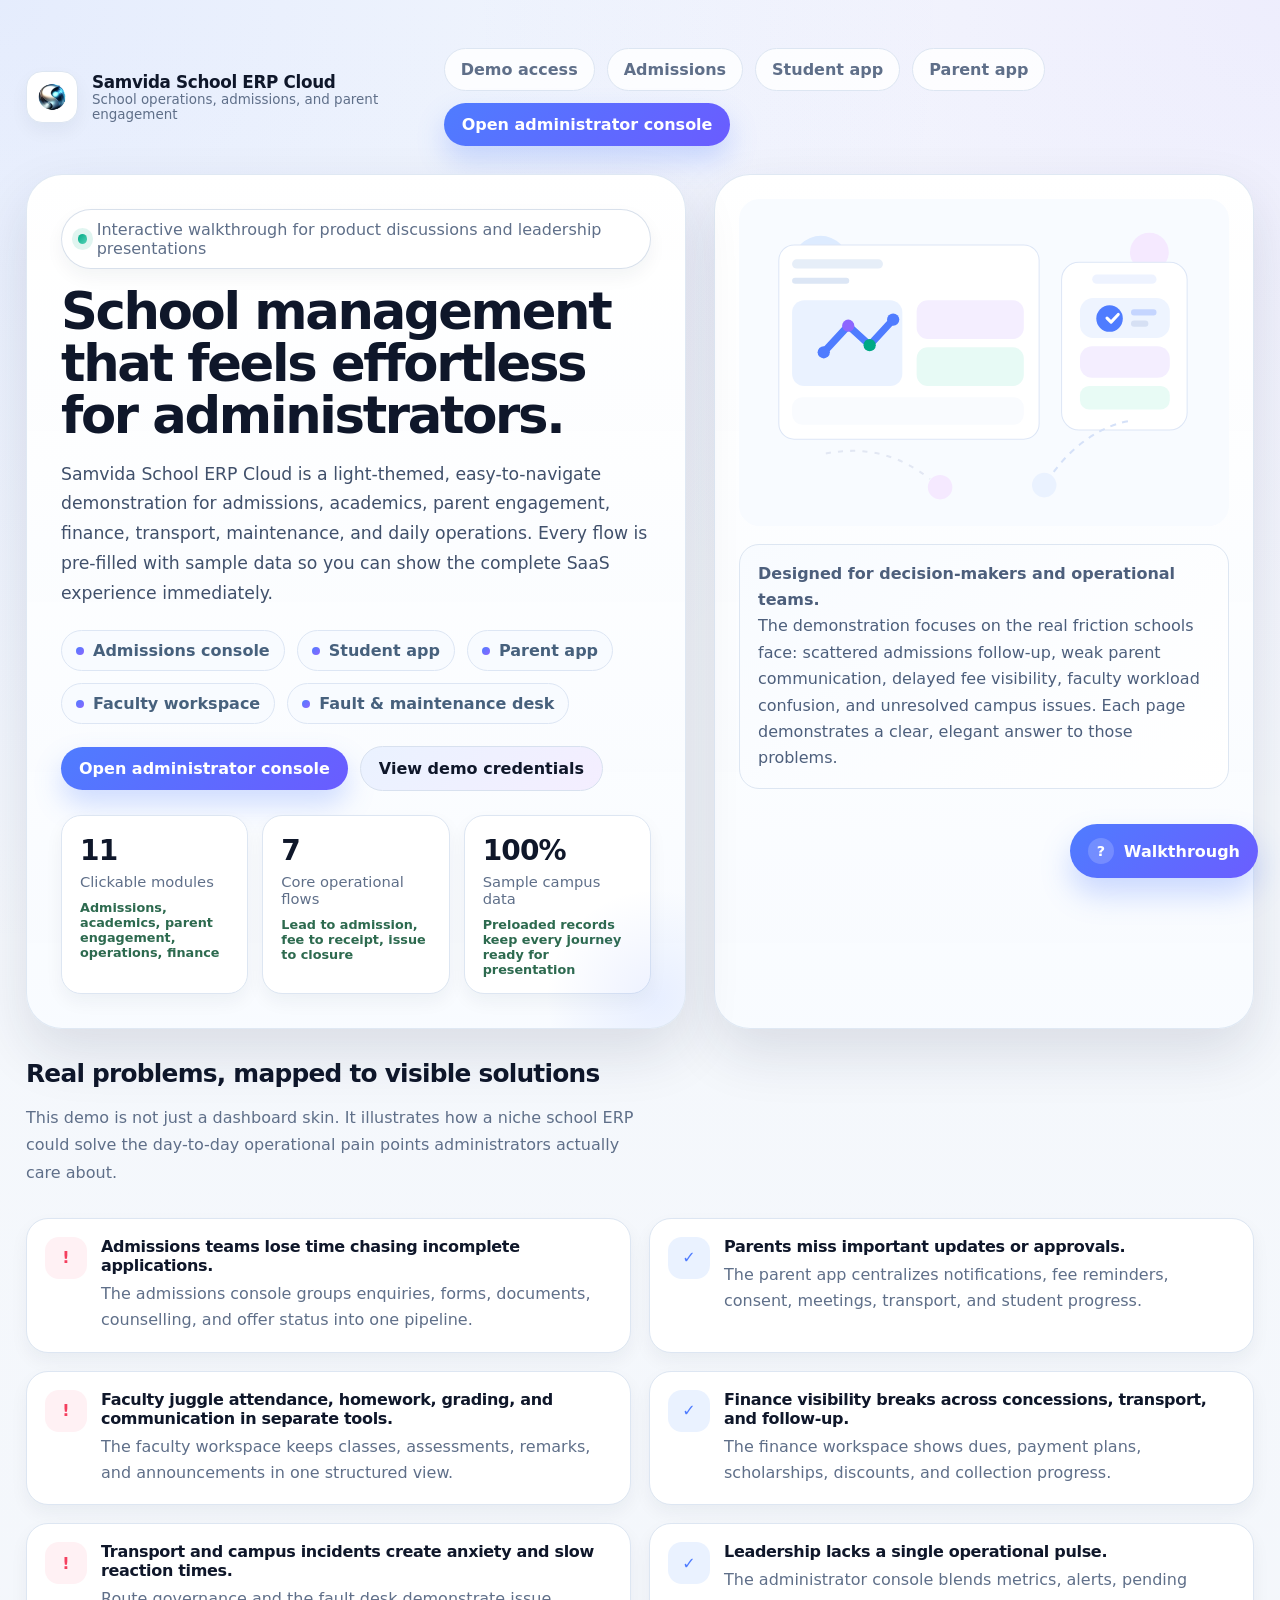
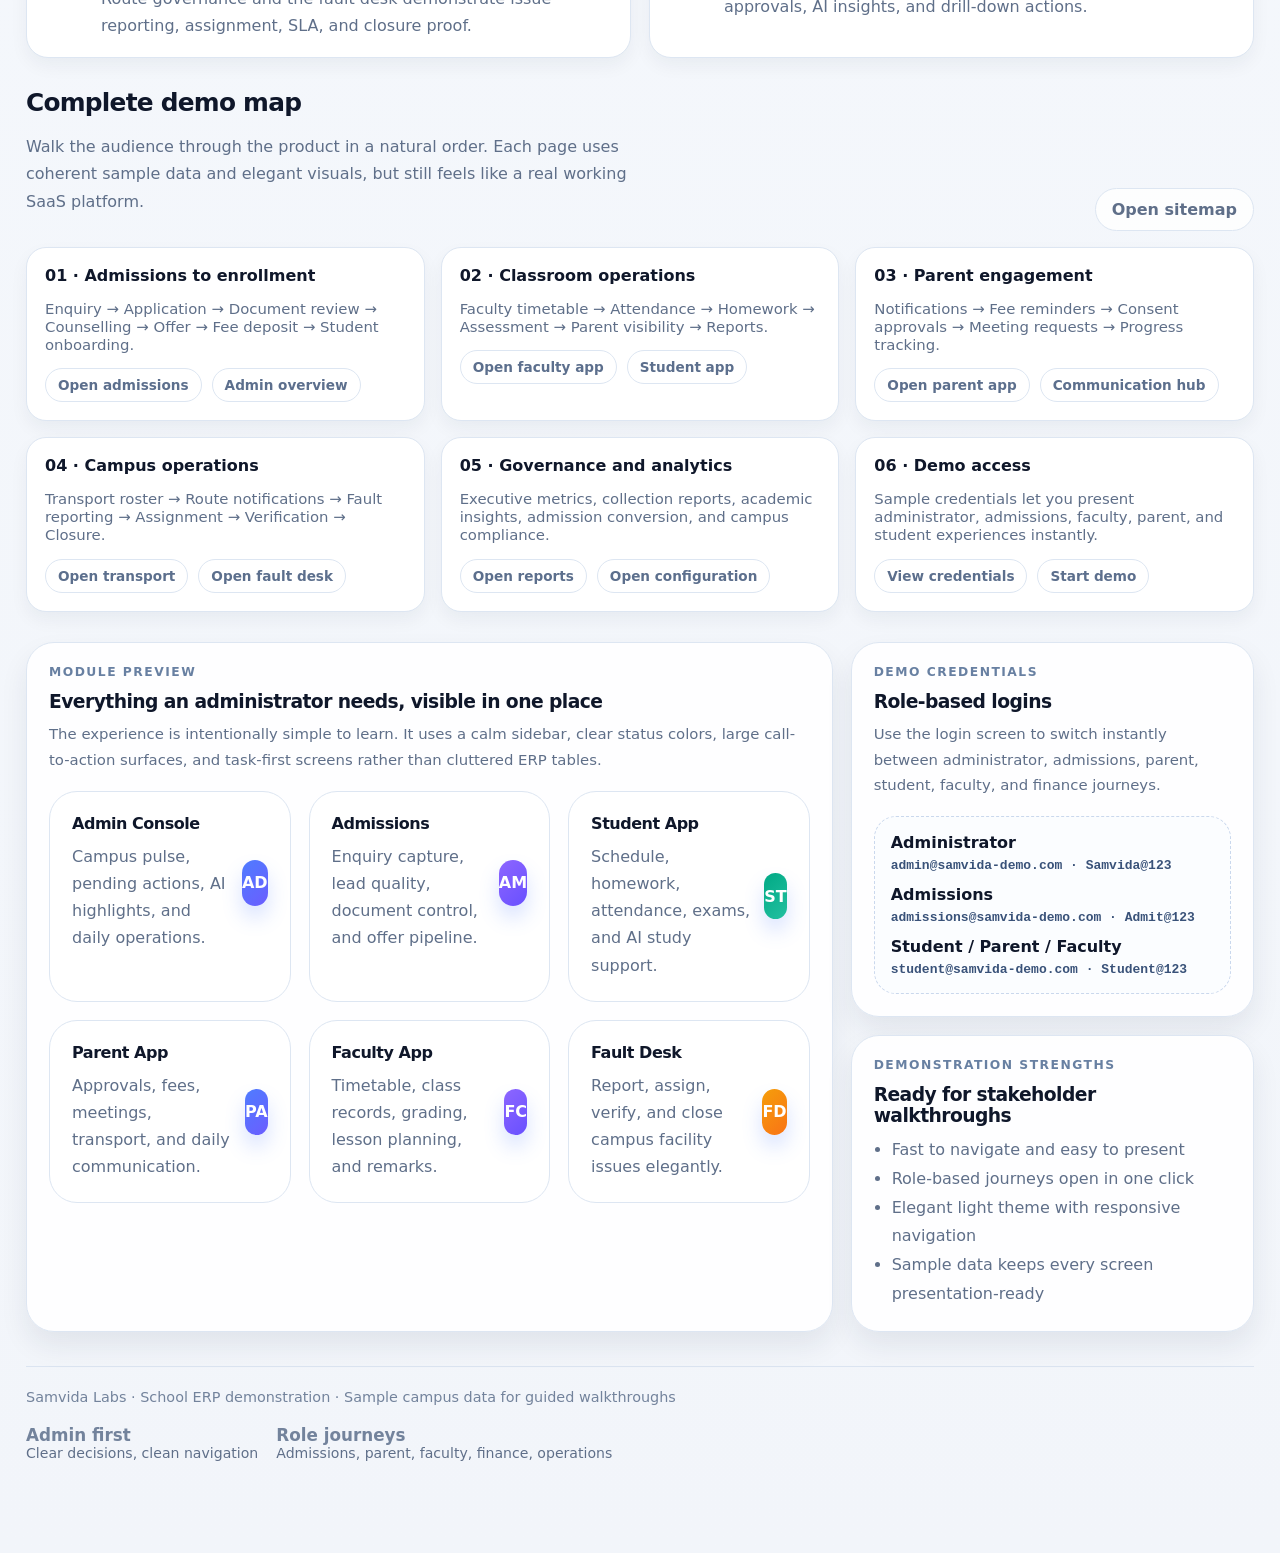
<file: mgmt-erp/index.html>
<!DOCTYPE html>

<html lang="en">
<head>
<meta charset="utf-8"/>
<meta content="width=device-width,initial-scale=1" name="viewport"/>
<title>Samvida School ERP Cloud</title>
<meta content="Elegant school ERP demonstration for admissions, academics, parent engagement, finance, transport, and operations." name="description"/>
<link href="assets/img/samvida-logo.png" rel="icon"/>
<link href="assets/css/styles.css" rel="stylesheet"/>
</head>
<body data-demo-experience="school-erp">
<div class="page-wrap">
<header class="top-nav">
<a class="brand-lockup" href="index.html">
<img alt="Samvida Labs logo" src="assets/img/samvida-logo.png"/>
<div>
<div class="brand-title">Samvida School ERP Cloud</div>
<div class="brand-subtitle">School operations, admissions, and parent engagement</div>
</div>
</a>
<div class="top-actions">
<a class="pill-link" href="login/">Demo access</a>
<a class="pill-link" href="admissions/">Admissions</a>
<a class="pill-link" href="students/">Student app</a>
<a class="pill-link" href="parents/">Parent app</a>
<a class="cta" href="console/">Open administrator console</a>
</div>
</header>
<section class="hero-grid">
<div class="hero-card">
<span class="demo-badge"><span class="dot"></span> Interactive walkthrough for product discussions and leadership presentations</span>
<h1>School management that feels effortless for administrators.</h1>
<p>Samvida School ERP Cloud is a light-themed, easy-to-navigate demonstration for admissions, academics, parent engagement, finance, transport, maintenance, and daily operations. Every flow is pre-filled with sample data so you can show the complete SaaS experience immediately.</p>
<div class="hero-meta">
<span class="tag">Admissions console</span>
<span class="tag">Student app</span>
<span class="tag">Parent app</span>
<span class="tag">Faculty workspace</span>
<span class="tag">Fault &amp; maintenance desk</span>
</div>
<div class="top-actions" style="justify-content:flex-start">
<a class="cta" href="console/">Open administrator console</a>
<a class="cta soft" href="login/">View demo credentials</a>
</div>
<div class="hero-stats">
<div class="metric">
<div class="value">11</div>
<div class="label">Clickable modules</div>
<div class="delta">Admissions, academics, parent engagement, operations, finance</div>
</div>
<div class="metric">
<div class="value">7</div>
<div class="label">Core operational flows</div>
<div class="delta">Lead to admission, fee to receipt, issue to closure</div>
</div>
<div class="metric">
<div class="value">100%</div>
<div class="label">Sample campus data</div>
<div class="delta">Preloaded records keep every journey ready for presentation</div>
</div>
</div>
</div>
<div class="illustration-card">
<img alt="School ERP overview illustration" src="assets/img/hero-school.svg"/>
<div class="soft-note">
<strong>Designed for decision-makers and operational teams.</strong><br/>
      The demonstration focuses on the real friction schools face: scattered admissions follow-up, weak parent communication, delayed fee visibility, faculty workload confusion, and unresolved campus issues. Each page demonstrates a clear, elegant answer to those problems.
    </div>
</div>
</section>
<section class="section">
<div class="section-title-row">
<div>
<h2 class="section-title">Real problems, mapped to visible solutions</h2>
<p class="section-copy">This demo is not just a dashboard skin. It illustrates how a niche school ERP could solve the day-to-day operational pain points administrators actually care about.</p>
</div>
</div>
<div class="problem-solution">
<div class="problem"><div class="problem-icon">!</div><div><b>Admissions teams lose time chasing incomplete applications.</b><p>The admissions console groups enquiries, forms, documents, counselling, and offer status into one pipeline.</p></div></div>
<div class="problem"><div class="solution-icon">✓</div><div><b>Parents miss important updates or approvals.</b><p>The parent app centralizes notifications, fee reminders, consent, meetings, transport, and student progress.</p></div></div>
<div class="problem"><div class="problem-icon">!</div><div><b>Faculty juggle attendance, homework, grading, and communication in separate tools.</b><p>The faculty workspace keeps classes, assessments, remarks, and announcements in one structured view.</p></div></div>
<div class="problem"><div class="solution-icon">✓</div><div><b>Finance visibility breaks across concessions, transport, and follow-up.</b><p>The finance workspace shows dues, payment plans, scholarships, discounts, and collection progress.</p></div></div>
<div class="problem"><div class="problem-icon">!</div><div><b>Transport and campus incidents create anxiety and slow reaction times.</b><p>Route governance and the fault desk demonstrate issue reporting, assignment, SLA, and closure proof.</p></div></div>
<div class="problem"><div class="solution-icon">✓</div><div><b>Leadership lacks a single operational pulse.</b><p>The administrator console blends metrics, alerts, pending approvals, AI insights, and drill-down actions.</p></div></div>
</div>
</section>
<section class="section">
<div class="section-title-row">
<div>
<h2 class="section-title">Complete demo map</h2>
<p class="section-copy">Walk the audience through the product in a natural order. Each page uses coherent sample data and elegant visuals, but still feels like a real working SaaS platform.</p>
</div>
<a class="pill-link" href="sitemap/">Open sitemap</a>
</div>
<div class="flow-grid">
<div class="flow-card">
<strong>01 · Admissions to enrollment</strong>
<p class="note">Enquiry → Application → Document review → Counselling → Offer → Fee deposit → Student onboarding.</p>
<div class="badge-row" style="margin-top:14px"><a class="chip" href="admissions/">Open admissions</a><a class="chip" href="console/">Admin overview</a></div>
</div>
<div class="flow-card">
<strong>02 · Classroom operations</strong>
<p class="note">Faculty timetable → Attendance → Homework → Assessment → Parent visibility → Reports.</p>
<div class="badge-row" style="margin-top:14px"><a class="chip" href="faculty/">Open faculty app</a><a class="chip" href="students/">Student app</a></div>
</div>
<div class="flow-card">
<strong>03 · Parent engagement</strong>
<p class="note">Notifications → Fee reminders → Consent approvals → Meeting requests → Progress tracking.</p>
<div class="badge-row" style="margin-top:14px"><a class="chip" href="parents/">Open parent app</a><a class="chip" href="communications/">Communication hub</a></div>
</div>
<div class="flow-card">
<strong>04 · Campus operations</strong>
<p class="note">Transport roster → Route notifications → Fault reporting → Assignment → Verification → Closure.</p>
<div class="badge-row" style="margin-top:14px"><a class="chip" href="transport/">Open transport</a><a class="chip" href="fault-desk/">Open fault desk</a></div>
</div>
<div class="flow-card">
<strong>05 · Governance and analytics</strong>
<p class="note">Executive metrics, collection reports, academic insights, admission conversion, and campus compliance.</p>
<div class="badge-row" style="margin-top:14px"><a class="chip" href="reports/">Open reports</a><a class="chip" href="settings/">Open configuration</a></div>
</div>
<div class="flow-card">
<strong>06 · Demo access</strong>
<p class="note">Sample credentials let you present administrator, admissions, faculty, parent, and student experiences instantly.</p>
<div class="badge-row" style="margin-top:14px"><a class="chip" href="login/">View credentials</a><a class="chip" href="console/">Start demo</a></div>
</div>
</div>
</section>
<section class="section mosaic">
<div class="card">
<div class="eyebrow">Module preview</div>
<h3>Everything an administrator needs, visible in one place</h3>
<p class="note">The experience is intentionally simple to learn. It uses a calm sidebar, clear status colors, large call-to-action surfaces, and task-first screens rather than cluttered ERP tables.</p>
<div class="cards-3" style="margin-top:18px">
<a class="card flat" href="console/"><div class="row"><div><h4>Admin Console</h4><p>Campus pulse, pending actions, AI highlights, and daily operations.</p></div><div class="icon-chip">AD</div></div></a>
<a class="card flat purple" href="admissions/"><div class="row"><div><h4>Admissions</h4><p>Enquiry capture, lead quality, document control, and offer pipeline.</p></div><div class="icon-chip">AM</div></div></a>
<a class="card flat green" href="students/"><div class="row"><div><h4>Student App</h4><p>Schedule, homework, attendance, exams, and AI study support.</p></div><div class="icon-chip">ST</div></div></a>
<a class="card flat" href="parents/"><div class="row"><div><h4>Parent App</h4><p>Approvals, fees, meetings, transport, and daily communication.</p></div><div class="icon-chip">PA</div></div></a>
<a class="card flat purple" href="faculty/"><div class="row"><div><h4>Faculty App</h4><p>Timetable, class records, grading, lesson planning, and remarks.</p></div><div class="icon-chip">FC</div></div></a>
<a class="card flat amber" href="fault-desk/"><div class="row"><div><h4>Fault Desk</h4><p>Report, assign, verify, and close campus facility issues elegantly.</p></div><div class="icon-chip">FD</div></div></a>
</div>
</div>
<div class="stack">
<div class="card">
<div class="eyebrow">Demo credentials</div>
<h3>Role-based logins</h3>
<p class="note">Use the login screen to switch instantly between administrator, admissions, parent, student, faculty, and finance journeys.</p>
<div class="credentials">
<strong>Administrator</strong>
<code>admin@samvida-demo.com · Samvida@123</code>
<strong style="margin-top:12px;display:block">Admissions</strong>
<code>admissions@samvida-demo.com · Admit@123</code>
<strong style="margin-top:12px;display:block">Student / Parent / Faculty</strong>
<code>student@samvida-demo.com · Student@123</code>
</div>
</div>
<div class="card">
<div class="eyebrow">Demonstration strengths</div>
<h3>Ready for stakeholder walkthroughs</h3>
<ul class="simple-list">
<li>Fast to navigate and easy to present</li>
<li>Role-based journeys open in one click</li>
<li>Elegant light theme with responsive navigation</li>
<li>Sample data keeps every screen presentation-ready</li>
</ul>
</div>
</div>
</section>
<div class="footer">
<div>Samvida Labs · School ERP demonstration · Sample campus data for guided walkthroughs</div>
<div class="inline-stats">
<div class="inline-stat"><strong>Admin first</strong><span>Clear decisions, clean navigation</span></div>
<div class="inline-stat"><strong>Role journeys</strong><span>Admissions, parent, faculty, finance, operations</span></div>
</div>
</div>
</div>
<script src="assets/js/app.js"></script>
</body>
</html>
</file>
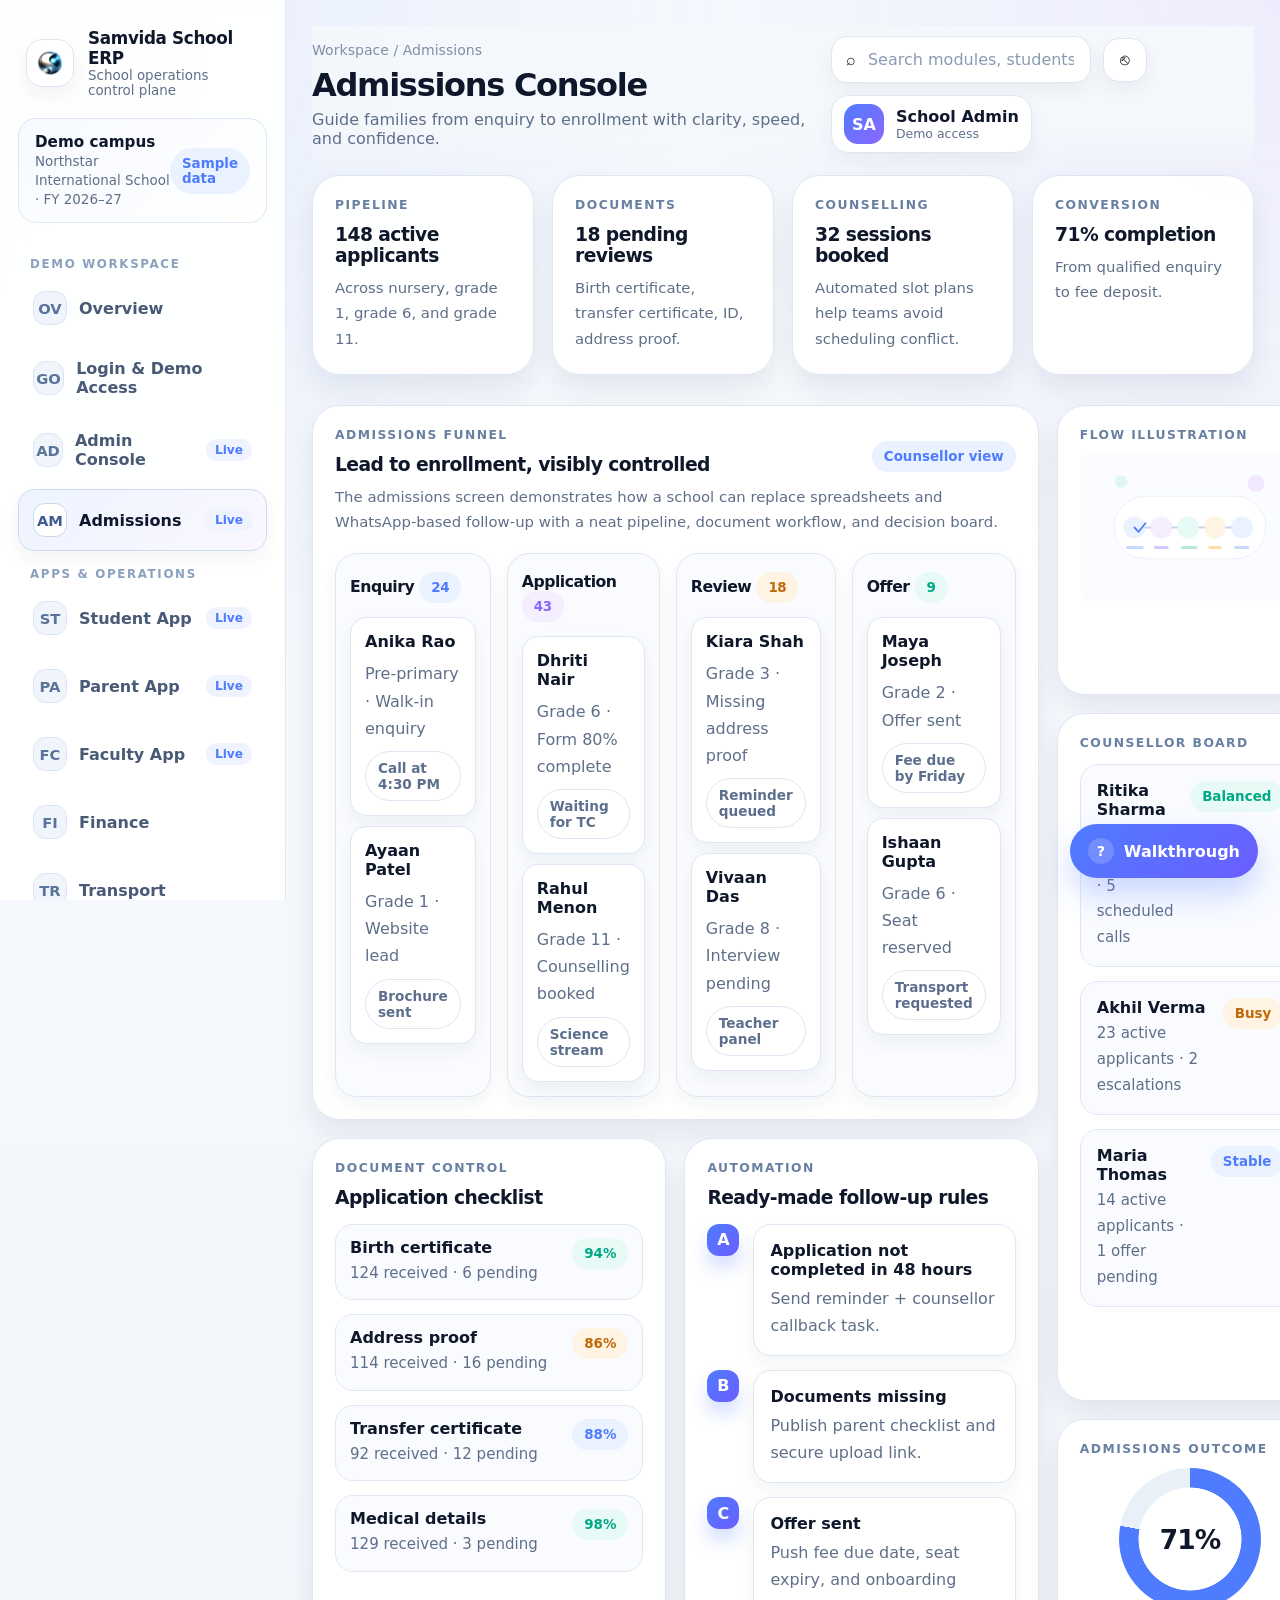
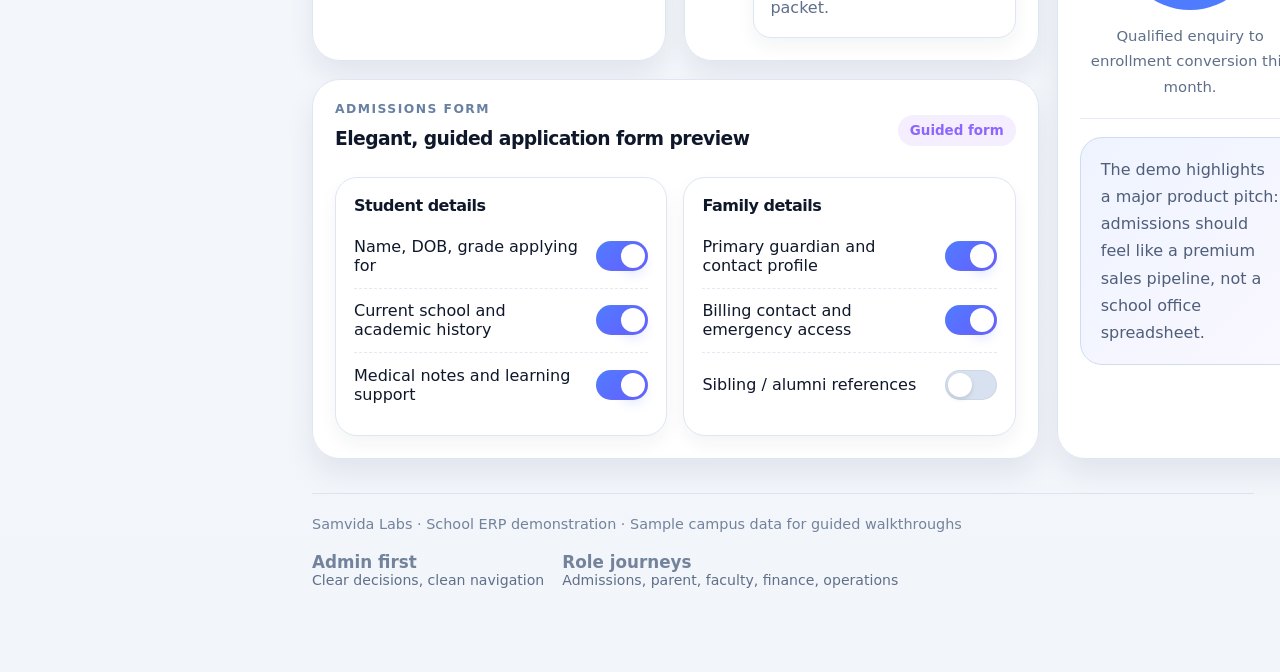
<file: mgmt-erp/admissions/index.html>
<!DOCTYPE html>

<html lang="en">
<head>
<meta charset="utf-8"/>
<meta content="width=device-width,initial-scale=1" name="viewport"/>
<title>Admissions Console · Samvida School ERP Cloud</title>
<meta content="Elegant school ERP demonstration for admissions, academics, parent engagement, finance, transport, and operations." name="description"/>
<link href="../assets/img/samvida-logo.png" rel="icon"/>
<link href="../assets/css/styles.css" rel="stylesheet"/>
</head>
<body data-demo-experience="school-erp">
<div class="admin-shell">
<aside class="sidebar">
<a class="brand-lockup" href="../index.html">
<img alt="Samvida Labs logo" src="../assets/img/samvida-logo.png"/>
<div>
<div class="brand-title">Samvida School ERP</div>
<div class="brand-subtitle">School operations control plane</div>
</div>
</a>
<div class="workspace-switcher">
<div>
<strong>Demo campus</strong>
<span>Northstar International School · FY 2026–27</span>
</div>
<span class="status blue" data-tooltip="Sample campus records are preloaded for guided walkthroughs.">Sample data</span>
</div>
<div class="nav-label">Demo workspace</div><div class="nav-group"><a class="nav-link" data-nav-path="/index.html" href="../index.html">
<span style="display:flex;align-items:center;gap:12px"><span class="nav-icon">OV</span><span>Overview</span></span>
</a><a class="nav-link" data-nav-path="/login/" href="../login/">
<span style="display:flex;align-items:center;gap:12px"><span class="nav-icon">GO</span><span>Login &amp; Demo Access</span></span>
</a><a class="nav-link" data-nav-path="/console/" href="../console/">
<span style="display:flex;align-items:center;gap:12px"><span class="nav-icon">AD</span><span>Admin Console</span></span>
<span class="nav-badge">Live</span>
</a><a class="nav-link" data-nav-path="/admissions/" href="../admissions/">
<span style="display:flex;align-items:center;gap:12px"><span class="nav-icon">AM</span><span>Admissions</span></span>
<span class="nav-badge">Live</span>
</a></div><div class="nav-label">Apps &amp; operations</div><div class="nav-group"><a class="nav-link" data-nav-path="/students/" href="../students/">
<span style="display:flex;align-items:center;gap:12px"><span class="nav-icon">ST</span><span>Student App</span></span>
<span class="nav-badge">Live</span>
</a><a class="nav-link" data-nav-path="/parents/" href="../parents/">
<span style="display:flex;align-items:center;gap:12px"><span class="nav-icon">PA</span><span>Parent App</span></span>
<span class="nav-badge">Live</span>
</a><a class="nav-link" data-nav-path="/faculty/" href="../faculty/">
<span style="display:flex;align-items:center;gap:12px"><span class="nav-icon">FC</span><span>Faculty App</span></span>
<span class="nav-badge">Live</span>
</a><a class="nav-link" data-nav-path="/finance/" href="../finance/">
<span style="display:flex;align-items:center;gap:12px"><span class="nav-icon">FI</span><span>Finance</span></span>
</a><a class="nav-link" data-nav-path="/transport/" href="../transport/">
<span style="display:flex;align-items:center;gap:12px"><span class="nav-icon">TR</span><span>Transport</span></span>
</a><a class="nav-link" data-nav-path="/communications/" href="../communications/">
<span style="display:flex;align-items:center;gap:12px"><span class="nav-icon">CM</span><span>Communications</span></span>
</a><a class="nav-link" data-nav-path="/reports/" href="../reports/">
<span style="display:flex;align-items:center;gap:12px"><span class="nav-icon">RP</span><span>Reports</span></span>
</a></div><div class="nav-label">Administration</div><div class="nav-group"><a class="nav-link" data-nav-path="/settings/" href="../settings/">
<span style="display:flex;align-items:center;gap:12px"><span class="nav-icon">CF</span><span>Settings</span></span>
</a><a class="nav-link" data-nav-path="/fault-desk/" href="../fault-desk/">
<span style="display:flex;align-items:center;gap:12px"><span class="nav-icon">FD</span><span>Fault Desk</span></span>
</a><a class="nav-link" data-nav-path="/sitemap/" href="../sitemap/">
<span style="display:flex;align-items:center;gap:12px"><span class="nav-icon">SM</span><span>Sitemap</span></span>
</a></div>
</aside>
<main class="main">
<div class="toolbar">
<div>
<div class="breadcrumbs">Workspace / Admissions</div>
<h1>Admissions Console</h1>
<p>Guide families from enquiry to enrollment with clarity, speed, and confidence.</p>
</div>
<div class="toolbar-actions">
<div class="search">
<span>⌕</span>
<input placeholder="Search modules, students, routes, settings…" type="text"/>
</div>
<button aria-label="Notifications" class="icon-btn">⎋</button>
<div class="user-chip">
<div class="avatar">SA</div>
<div>
<strong>School Admin</strong>
<div class="xsmall muted">Demo access</div>
</div>
</div>
</div>
</div>
<section class="cards-4">
<div class="card"><div class="eyebrow">Pipeline</div><h3>148 active applicants</h3><p class="note">Across nursery, grade 1, grade 6, and grade 11.</p></div>
<div class="card purple"><div class="eyebrow">Documents</div><h3>18 pending reviews</h3><p class="note">Birth certificate, transfer certificate, ID, address proof.</p></div>
<div class="card green"><div class="eyebrow">Counselling</div><h3>32 sessions booked</h3><p class="note">Automated slot plans help teams avoid scheduling conflict.</p></div>
<div class="card amber"><div class="eyebrow">Conversion</div><h3>71% completion</h3><p class="note">From qualified enquiry to fee deposit.</p></div>
</section>
<section class="section layout-grid">
<div class="stack">
<div class="card">
<div class="row">
<div>
<div class="eyebrow">Admissions funnel</div>
<h3>Lead to enrollment, visibly controlled</h3>
</div>
<span class="status blue">Counsellor view</span>
</div>
<p class="note">The admissions screen demonstrates how a school can replace spreadsheets and WhatsApp-based follow-up with a neat pipeline, document workflow, and decision board.</p>
<div class="kanban" style="margin-top:18px">
<div class="kanban-col">
<h4>Enquiry <span class="status blue">24</span></h4>
<div class="kanban-card"><strong>Anika Rao</strong><p>Pre-primary · Walk-in enquiry</p><span class="chip">Call at 4:30 PM</span></div>
<div class="kanban-card"><strong>Ayaan Patel</strong><p>Grade 1 · Website lead</p><span class="chip">Brochure sent</span></div>
</div>
<div class="kanban-col">
<h4>Application <span class="status purple">43</span></h4>
<div class="kanban-card"><strong>Dhriti Nair</strong><p>Grade 6 · Form 80% complete</p><span class="chip">Waiting for TC</span></div>
<div class="kanban-card"><strong>Rahul Menon</strong><p>Grade 11 · Counselling booked</p><span class="chip">Science stream</span></div>
</div>
<div class="kanban-col">
<h4>Review <span class="status amber">18</span></h4>
<div class="kanban-card"><strong>Kiara Shah</strong><p>Grade 3 · Missing address proof</p><span class="chip">Reminder queued</span></div>
<div class="kanban-card"><strong>Vivaan Das</strong><p>Grade 8 · Interview pending</p><span class="chip">Teacher panel</span></div>
</div>
<div class="kanban-col">
<h4>Offer <span class="status green">9</span></h4>
<div class="kanban-card"><strong>Maya Joseph</strong><p>Grade 2 · Offer sent</p><span class="chip">Fee due by Friday</span></div>
<div class="kanban-card"><strong>Ishaan Gupta</strong><p>Grade 6 · Seat reserved</p><span class="chip">Transport requested</span></div>
</div>
</div>
</div>
<div class="cards-2">
<div class="card">
<div class="eyebrow">Document control</div>
<h3>Application checklist</h3>
<div class="list" style="margin-top:16px">
<div class="list-item compact"><div><strong>Birth certificate</strong><p>124 received · 6 pending</p></div><span class="status green">94%</span></div>
<div class="list-item compact"><div><strong>Address proof</strong><p>114 received · 16 pending</p></div><span class="status amber">86%</span></div>
<div class="list-item compact"><div><strong>Transfer certificate</strong><p>92 received · 12 pending</p></div><span class="status blue">88%</span></div>
<div class="list-item compact"><div><strong>Medical details</strong><p>129 received · 3 pending</p></div><span class="status green">98%</span></div>
</div>
</div>
<div class="card green">
<div class="eyebrow">Automation</div>
<h3>Ready-made follow-up rules</h3>
<div class="timeline" style="margin-top:16px">
<div class="timeline-step"><div class="pin">A</div><div class="body"><strong>Application not completed in 48 hours</strong><p>Send reminder + counsellor callback task.</p></div></div>
<div class="timeline-step"><div class="pin">B</div><div class="body"><strong>Documents missing</strong><p>Publish parent checklist and secure upload link.</p></div></div>
<div class="timeline-step"><div class="pin">C</div><div class="body"><strong>Offer sent</strong><p>Push fee due date, seat expiry, and onboarding packet.</p></div></div>
</div>
</div>
</div>
<div class="card">
<div class="row"><div><div class="eyebrow">Admissions form</div><h3>Elegant, guided application form preview</h3></div><span class="status purple">Guided form</span></div>
<div class="config-grid" style="margin-top:18px">
<div class="config-card">
<h4>Student details</h4>
<div class="toggle-row"><span>Name, DOB, grade applying for</span><span class="toggle on"></span></div>
<div class="toggle-row"><span>Current school and academic history</span><span class="toggle on"></span></div>
<div class="toggle-row"><span>Medical notes and learning support</span><span class="toggle on"></span></div>
</div>
<div class="config-card">
<h4>Family details</h4>
<div class="toggle-row"><span>Primary guardian and contact profile</span><span class="toggle on"></span></div>
<div class="toggle-row"><span>Billing contact and emergency access</span><span class="toggle on"></span></div>
<div class="toggle-row"><span>Sibling / alumni references</span><span class="toggle"></span></div>
</div>
</div>
</div>
</div>
<div class="right-stack">
<div class="card">
<div class="eyebrow">Flow illustration</div>
<img alt="Admissions flow illustration" src="../assets/img/admissions-flow.svg"/>
</div>
<div class="card">
<div class="eyebrow">Counsellor board</div>
<div class="list" style="margin-top:14px">
<div class="list-item"><div><strong>Ritika Sharma</strong><p>17 active applicants · 5 scheduled calls</p></div><span class="status green">Balanced</span></div>
<div class="list-item"><div><strong>Akhil Verma</strong><p>23 active applicants · 2 escalations</p></div><span class="status amber">Busy</span></div>
<div class="list-item"><div><strong>Maria Thomas</strong><p>14 active applicants · 1 offer pending</p></div><span class="status blue">Stable</span></div>
</div>
</div>
<div class="card">
<div class="eyebrow">Admissions outcome</div>
<div class="ring"><div class="inner">71%</div></div>
<p class="note" style="text-align:center;margin-top:14px">Qualified enquiry to enrollment conversion this month.</p>
<div class="divider"></div>
<div class="callout">The demo highlights a major product pitch: admissions should feel like a premium sales pipeline, not a school office spreadsheet.</div>
</div>
</div>
</section>
<div class="footer">
<div>Samvida Labs · School ERP demonstration · Sample campus data for guided walkthroughs</div>
<div class="inline-stats">
<div class="inline-stat"><strong>Admin first</strong><span>Clear decisions, clean navigation</span></div>
<div class="inline-stat"><strong>Role journeys</strong><span>Admissions, parent, faculty, finance, operations</span></div>
</div>
</div>
</main>
</div>
<script src="../assets/js/app.js"></script>
</body>
</html>
</file>
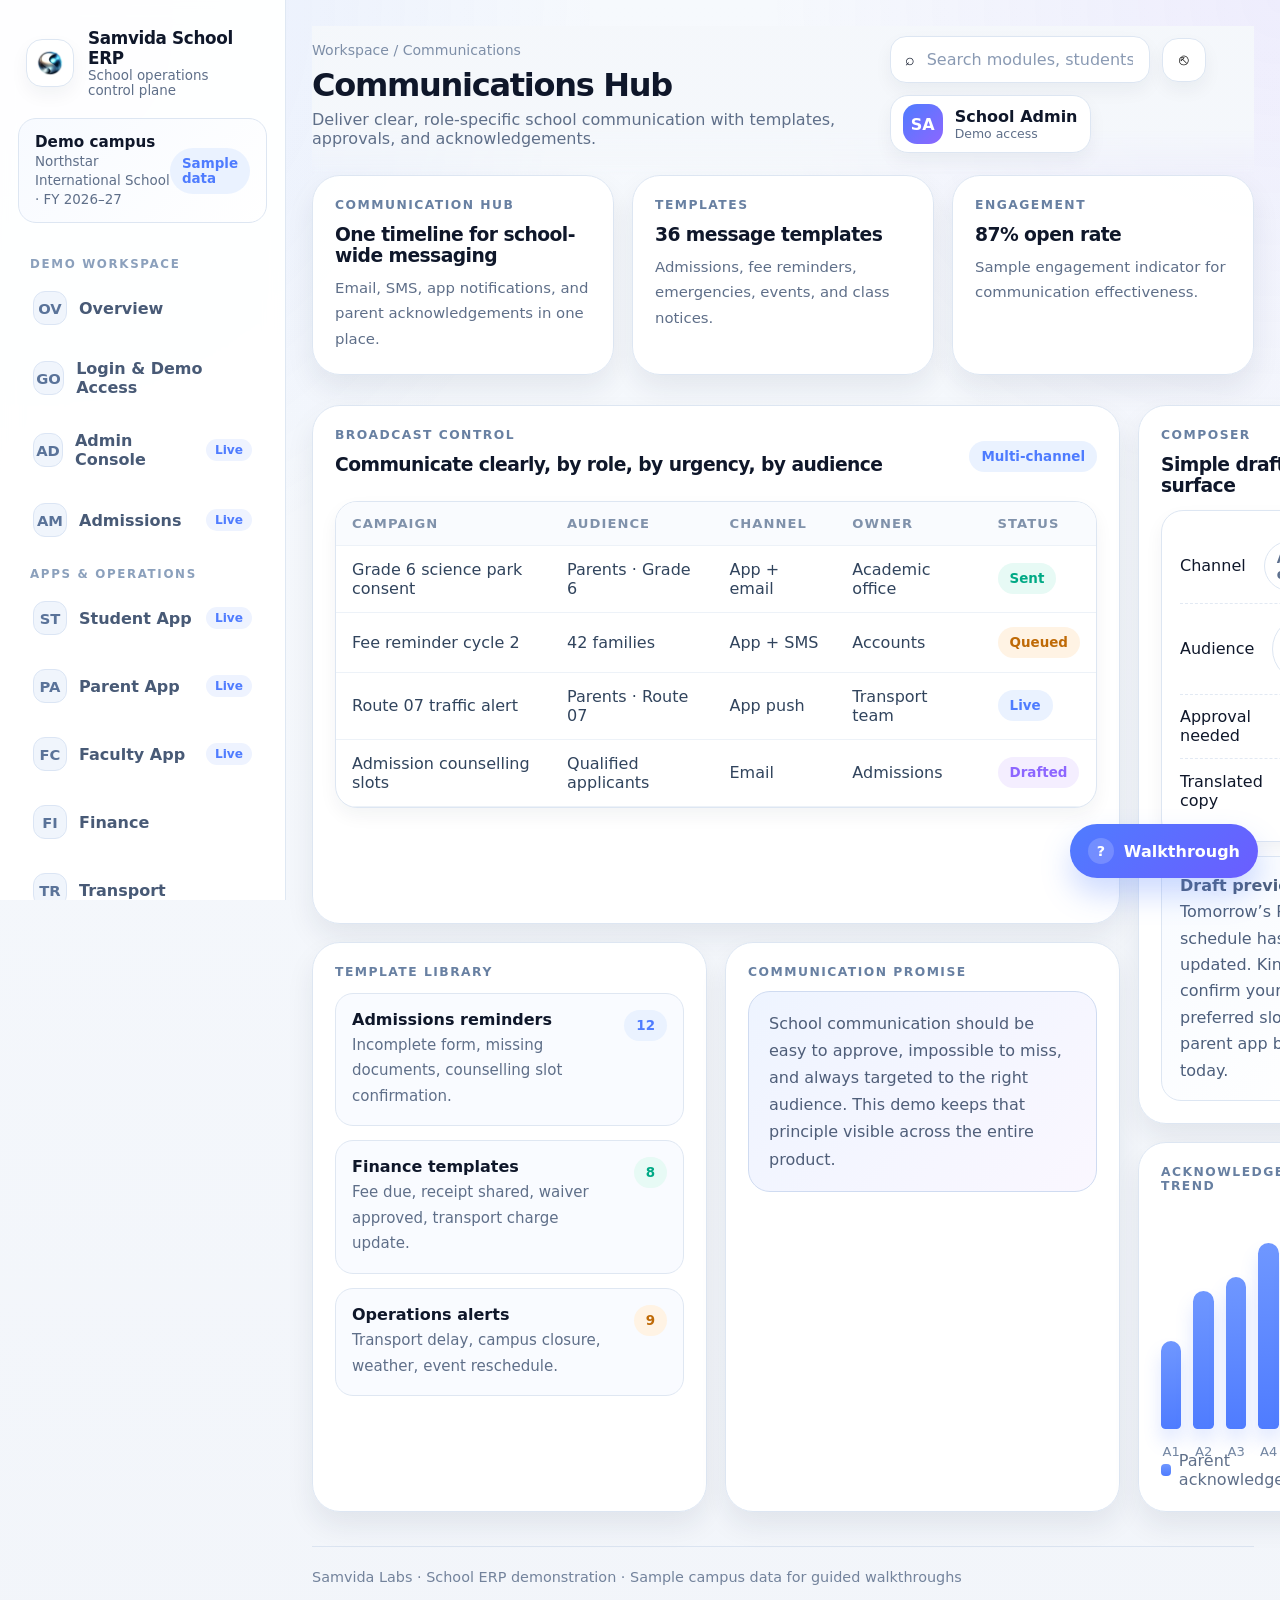
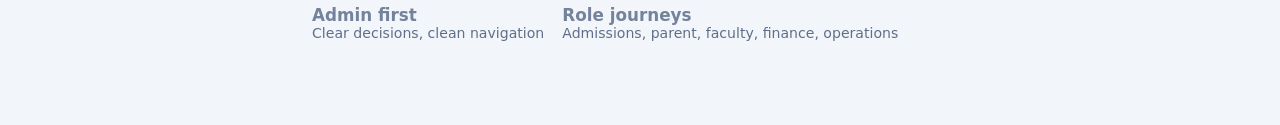
<file: mgmt-erp/communications/index.html>
<!DOCTYPE html>

<html lang="en">
<head>
<meta charset="utf-8"/>
<meta content="width=device-width,initial-scale=1" name="viewport"/>
<title>Communications Hub · Samvida School ERP Cloud</title>
<meta content="Elegant school ERP demonstration for admissions, academics, parent engagement, finance, transport, and operations." name="description"/>
<link href="../assets/img/samvida-logo.png" rel="icon"/>
<link href="../assets/css/styles.css" rel="stylesheet"/>
</head>
<body data-demo-experience="school-erp">
<div class="admin-shell">
<aside class="sidebar">
<a class="brand-lockup" href="../index.html">
<img alt="Samvida Labs logo" src="../assets/img/samvida-logo.png"/>
<div>
<div class="brand-title">Samvida School ERP</div>
<div class="brand-subtitle">School operations control plane</div>
</div>
</a>
<div class="workspace-switcher">
<div>
<strong>Demo campus</strong>
<span>Northstar International School · FY 2026–27</span>
</div>
<span class="status blue" data-tooltip="Sample campus records are preloaded for guided walkthroughs.">Sample data</span>
</div>
<div class="nav-label">Demo workspace</div><div class="nav-group"><a class="nav-link" data-nav-path="/index.html" href="../index.html">
<span style="display:flex;align-items:center;gap:12px"><span class="nav-icon">OV</span><span>Overview</span></span>
</a><a class="nav-link" data-nav-path="/login/" href="../login/">
<span style="display:flex;align-items:center;gap:12px"><span class="nav-icon">GO</span><span>Login &amp; Demo Access</span></span>
</a><a class="nav-link" data-nav-path="/console/" href="../console/">
<span style="display:flex;align-items:center;gap:12px"><span class="nav-icon">AD</span><span>Admin Console</span></span>
<span class="nav-badge">Live</span>
</a><a class="nav-link" data-nav-path="/admissions/" href="../admissions/">
<span style="display:flex;align-items:center;gap:12px"><span class="nav-icon">AM</span><span>Admissions</span></span>
<span class="nav-badge">Live</span>
</a></div><div class="nav-label">Apps &amp; operations</div><div class="nav-group"><a class="nav-link" data-nav-path="/students/" href="../students/">
<span style="display:flex;align-items:center;gap:12px"><span class="nav-icon">ST</span><span>Student App</span></span>
<span class="nav-badge">Live</span>
</a><a class="nav-link" data-nav-path="/parents/" href="../parents/">
<span style="display:flex;align-items:center;gap:12px"><span class="nav-icon">PA</span><span>Parent App</span></span>
<span class="nav-badge">Live</span>
</a><a class="nav-link" data-nav-path="/faculty/" href="../faculty/">
<span style="display:flex;align-items:center;gap:12px"><span class="nav-icon">FC</span><span>Faculty App</span></span>
<span class="nav-badge">Live</span>
</a><a class="nav-link" data-nav-path="/finance/" href="../finance/">
<span style="display:flex;align-items:center;gap:12px"><span class="nav-icon">FI</span><span>Finance</span></span>
</a><a class="nav-link" data-nav-path="/transport/" href="../transport/">
<span style="display:flex;align-items:center;gap:12px"><span class="nav-icon">TR</span><span>Transport</span></span>
</a><a class="nav-link" data-nav-path="/communications/" href="../communications/">
<span style="display:flex;align-items:center;gap:12px"><span class="nav-icon">CM</span><span>Communications</span></span>
</a><a class="nav-link" data-nav-path="/reports/" href="../reports/">
<span style="display:flex;align-items:center;gap:12px"><span class="nav-icon">RP</span><span>Reports</span></span>
</a></div><div class="nav-label">Administration</div><div class="nav-group"><a class="nav-link" data-nav-path="/settings/" href="../settings/">
<span style="display:flex;align-items:center;gap:12px"><span class="nav-icon">CF</span><span>Settings</span></span>
</a><a class="nav-link" data-nav-path="/fault-desk/" href="../fault-desk/">
<span style="display:flex;align-items:center;gap:12px"><span class="nav-icon">FD</span><span>Fault Desk</span></span>
</a><a class="nav-link" data-nav-path="/sitemap/" href="../sitemap/">
<span style="display:flex;align-items:center;gap:12px"><span class="nav-icon">SM</span><span>Sitemap</span></span>
</a></div>
</aside>
<main class="main">
<div class="toolbar">
<div>
<div class="breadcrumbs">Workspace / Communications</div>
<h1>Communications Hub</h1>
<p>Deliver clear, role-specific school communication with templates, approvals, and acknowledgements.</p>
</div>
<div class="toolbar-actions">
<div class="search">
<span>⌕</span>
<input placeholder="Search modules, students, routes, settings…" type="text"/>
</div>
<button aria-label="Notifications" class="icon-btn">⎋</button>
<div class="user-chip">
<div class="avatar">SA</div>
<div>
<strong>School Admin</strong>
<div class="xsmall muted">Demo access</div>
</div>
</div>
</div>
</div>
<section class="cards-3">
<div class="card"><div class="eyebrow">Communication hub</div><h3>One timeline for school-wide messaging</h3><p class="note">Email, SMS, app notifications, and parent acknowledgements in one place.</p></div>
<div class="card purple"><div class="eyebrow">Templates</div><h3>36 message templates</h3><p class="note">Admissions, fee reminders, emergencies, events, and class notices.</p></div>
<div class="card green"><div class="eyebrow">Engagement</div><h3>87% open rate</h3><p class="note">Sample engagement indicator for communication effectiveness.</p></div>
</section>
<section class="section layout-grid">
<div class="stack">
<div class="card">
<div class="row"><div><div class="eyebrow">Broadcast control</div><h3>Communicate clearly, by role, by urgency, by audience</h3></div><span class="status blue">Multi-channel</span></div>
<div class="table-wrap" style="margin-top:16px">
<table class="table">
<thead><tr><th>Campaign</th><th>Audience</th><th>Channel</th><th>Owner</th><th>Status</th></tr></thead>
<tbody>
<tr><td>Grade 6 science park consent</td><td>Parents · Grade 6</td><td>App + email</td><td>Academic office</td><td><span class="status green">Sent</span></td></tr>
<tr><td>Fee reminder cycle 2</td><td>42 families</td><td>App + SMS</td><td>Accounts</td><td><span class="status amber">Queued</span></td></tr>
<tr><td>Route 07 traffic alert</td><td>Parents · Route 07</td><td>App push</td><td>Transport team</td><td><span class="status blue">Live</span></td></tr>
<tr><td>Admission counselling slots</td><td>Qualified applicants</td><td>Email</td><td>Admissions</td><td><span class="status purple">Drafted</span></td></tr>
</tbody>
</table>
</div>
</div>
<div class="cards-2">
<div class="card">
<div class="eyebrow">Template library</div>
<div class="list" style="margin-top:14px">
<div class="list-item"><div><strong>Admissions reminders</strong><p>Incomplete form, missing documents, counselling slot confirmation.</p></div><span class="status blue">12</span></div>
<div class="list-item"><div><strong>Finance templates</strong><p>Fee due, receipt shared, waiver approved, transport charge update.</p></div><span class="status green">8</span></div>
<div class="list-item"><div><strong>Operations alerts</strong><p>Transport delay, campus closure, weather, event reschedule.</p></div><span class="status amber">9</span></div>
</div>
</div>
<div class="card green">
<div class="eyebrow">Communication promise</div>
<div class="callout">School communication should be easy to approve, impossible to miss, and always targeted to the right audience. This demo keeps that principle visible across the entire product.</div>
</div>
</div>
</div>
<div class="right-stack">
<div class="card">
<div class="eyebrow">Composer</div>
<h3>Simple drafting surface</h3>
<div class="config-card" style="margin-top:14px">
<div class="toggle-row"><span>Channel</span><span class="chip">App + email</span></div>
<div class="toggle-row"><span>Audience</span><span class="chip">Parents · Grade 8</span></div>
<div class="toggle-row"><span>Approval needed</span><span class="toggle on"></span></div>
<div class="toggle-row"><span>Translated copy</span><span class="toggle"></span></div>
</div>
<div class="soft-note" style="margin-top:14px">
<strong>Draft preview</strong><br/>
        Tomorrow’s PTM schedule has been updated. Kindly confirm your preferred slot in the parent app by 5 PM today.
      </div>
</div>
<div class="card">
<div class="eyebrow">Acknowledgement trend</div>
<div class="chart-bars" style="margin-top:26px">
<div class="bar" data-label="A1" style="height:88px"></div>
<div class="bar" data-label="A2" style="height:138px"></div>
<div class="bar" data-label="A3" style="height:152px"></div>
<div class="bar" data-label="A4" style="height:186px"></div>
<div class="bar" data-label="A5" style="height:176px"></div>
<div class="bar" data-label="A6" style="height:164px"></div>
<div class="bar" data-label="A7" style="height:194px"></div>
</div>
<div class="chart-legend"><span><i></i> Parent acknowledgement rate</span></div>
</div>
</div>
</section>
<div class="footer">
<div>Samvida Labs · School ERP demonstration · Sample campus data for guided walkthroughs</div>
<div class="inline-stats">
<div class="inline-stat"><strong>Admin first</strong><span>Clear decisions, clean navigation</span></div>
<div class="inline-stat"><strong>Role journeys</strong><span>Admissions, parent, faculty, finance, operations</span></div>
</div>
</div>
</main>
</div>
<script src="../assets/js/app.js"></script>
</body>
</html>
</file>
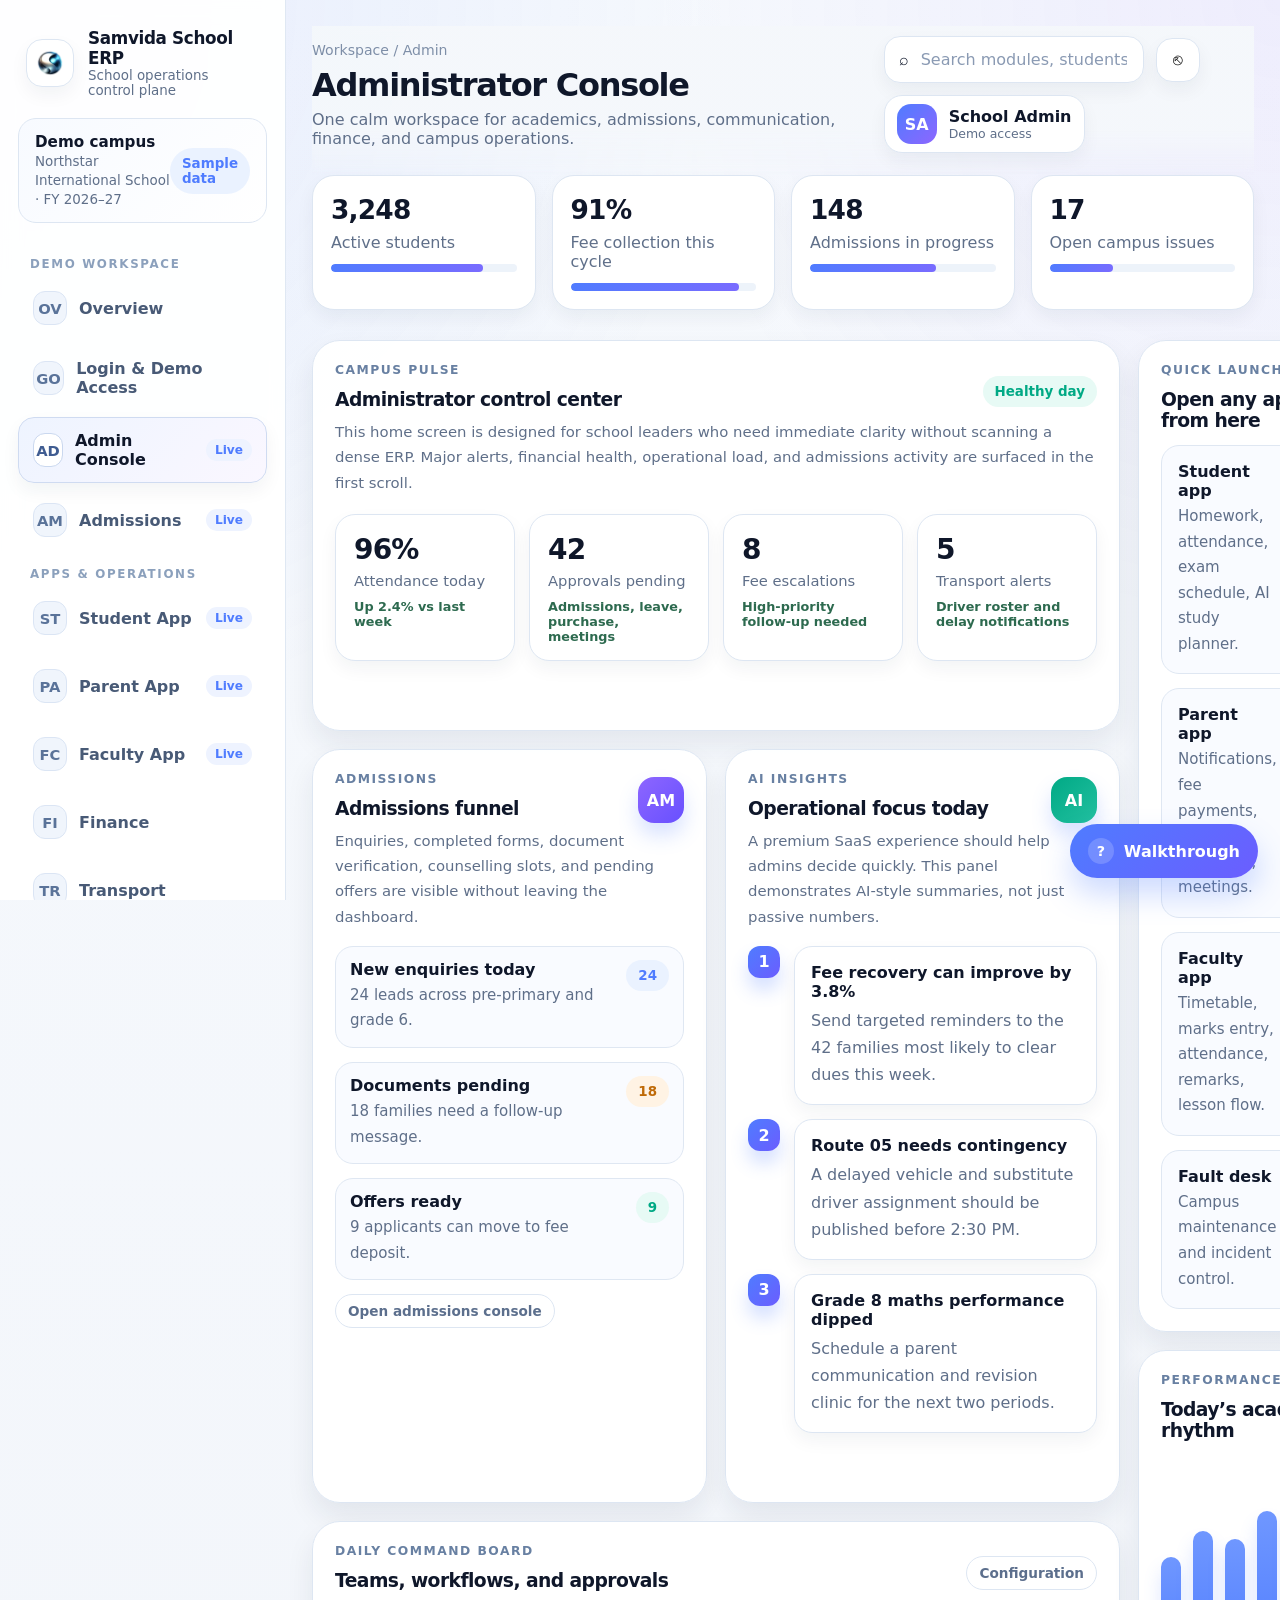
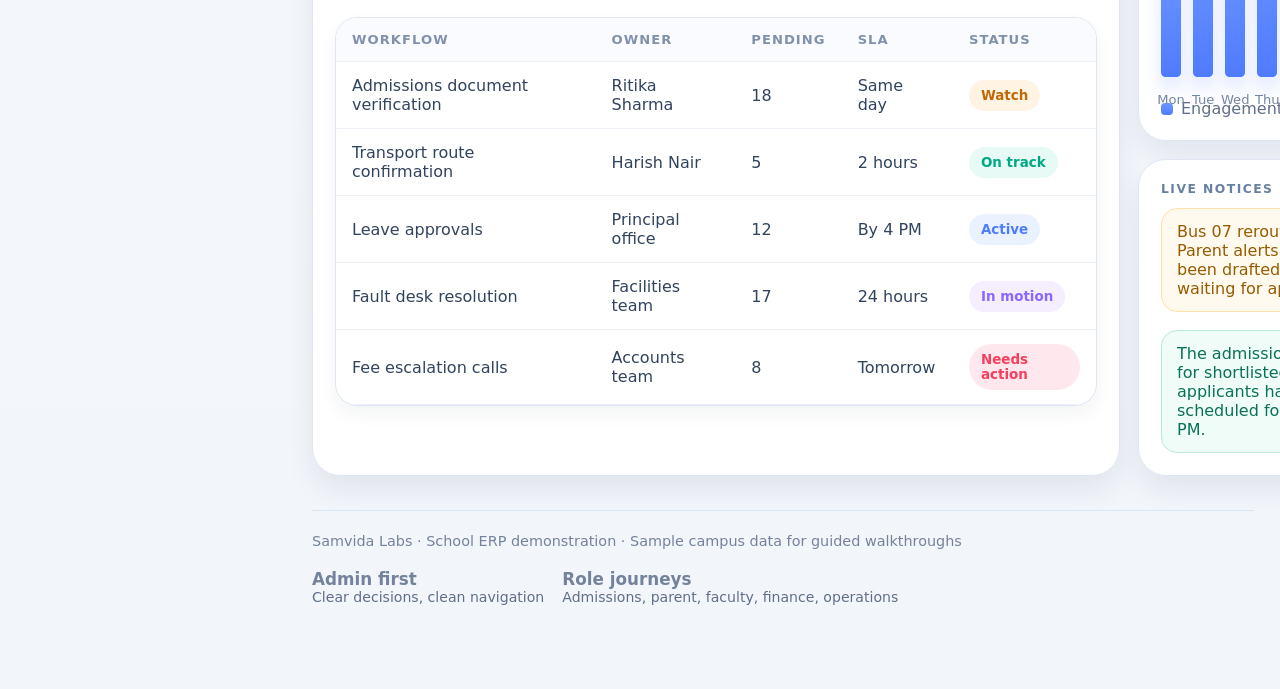
<file: mgmt-erp/console/index.html>
<!DOCTYPE html>

<html lang="en">
<head>
<meta charset="utf-8"/>
<meta content="width=device-width,initial-scale=1" name="viewport"/>
<title>Administrator Console · Samvida School ERP Cloud</title>
<meta content="Elegant school ERP demonstration for admissions, academics, parent engagement, finance, transport, and operations." name="description"/>
<link href="../assets/img/samvida-logo.png" rel="icon"/>
<link href="../assets/css/styles.css" rel="stylesheet"/>
</head>
<body data-demo-experience="school-erp">
<div class="admin-shell">
<aside class="sidebar">
<a class="brand-lockup" href="../index.html">
<img alt="Samvida Labs logo" src="../assets/img/samvida-logo.png"/>
<div>
<div class="brand-title">Samvida School ERP</div>
<div class="brand-subtitle">School operations control plane</div>
</div>
</a>
<div class="workspace-switcher">
<div>
<strong>Demo campus</strong>
<span>Northstar International School · FY 2026–27</span>
</div>
<span class="status blue" data-tooltip="Sample campus records are preloaded for guided walkthroughs.">Sample data</span>
</div>
<div class="nav-label">Demo workspace</div><div class="nav-group"><a class="nav-link" data-nav-path="/index.html" href="../index.html">
<span style="display:flex;align-items:center;gap:12px"><span class="nav-icon">OV</span><span>Overview</span></span>
</a><a class="nav-link" data-nav-path="/login/" href="../login/">
<span style="display:flex;align-items:center;gap:12px"><span class="nav-icon">GO</span><span>Login &amp; Demo Access</span></span>
</a><a class="nav-link" data-nav-path="/console/" href="../console/">
<span style="display:flex;align-items:center;gap:12px"><span class="nav-icon">AD</span><span>Admin Console</span></span>
<span class="nav-badge">Live</span>
</a><a class="nav-link" data-nav-path="/admissions/" href="../admissions/">
<span style="display:flex;align-items:center;gap:12px"><span class="nav-icon">AM</span><span>Admissions</span></span>
<span class="nav-badge">Live</span>
</a></div><div class="nav-label">Apps &amp; operations</div><div class="nav-group"><a class="nav-link" data-nav-path="/students/" href="../students/">
<span style="display:flex;align-items:center;gap:12px"><span class="nav-icon">ST</span><span>Student App</span></span>
<span class="nav-badge">Live</span>
</a><a class="nav-link" data-nav-path="/parents/" href="../parents/">
<span style="display:flex;align-items:center;gap:12px"><span class="nav-icon">PA</span><span>Parent App</span></span>
<span class="nav-badge">Live</span>
</a><a class="nav-link" data-nav-path="/faculty/" href="../faculty/">
<span style="display:flex;align-items:center;gap:12px"><span class="nav-icon">FC</span><span>Faculty App</span></span>
<span class="nav-badge">Live</span>
</a><a class="nav-link" data-nav-path="/finance/" href="../finance/">
<span style="display:flex;align-items:center;gap:12px"><span class="nav-icon">FI</span><span>Finance</span></span>
</a><a class="nav-link" data-nav-path="/transport/" href="../transport/">
<span style="display:flex;align-items:center;gap:12px"><span class="nav-icon">TR</span><span>Transport</span></span>
</a><a class="nav-link" data-nav-path="/communications/" href="../communications/">
<span style="display:flex;align-items:center;gap:12px"><span class="nav-icon">CM</span><span>Communications</span></span>
</a><a class="nav-link" data-nav-path="/reports/" href="../reports/">
<span style="display:flex;align-items:center;gap:12px"><span class="nav-icon">RP</span><span>Reports</span></span>
</a></div><div class="nav-label">Administration</div><div class="nav-group"><a class="nav-link" data-nav-path="/settings/" href="../settings/">
<span style="display:flex;align-items:center;gap:12px"><span class="nav-icon">CF</span><span>Settings</span></span>
</a><a class="nav-link" data-nav-path="/fault-desk/" href="../fault-desk/">
<span style="display:flex;align-items:center;gap:12px"><span class="nav-icon">FD</span><span>Fault Desk</span></span>
</a><a class="nav-link" data-nav-path="/sitemap/" href="../sitemap/">
<span style="display:flex;align-items:center;gap:12px"><span class="nav-icon">SM</span><span>Sitemap</span></span>
</a></div>
</aside>
<main class="main">
<div class="toolbar">
<div>
<div class="breadcrumbs">Workspace / Admin</div>
<h1>Administrator Console</h1>
<p>One calm workspace for academics, admissions, communication, finance, and campus operations.</p>
</div>
<div class="toolbar-actions">
<div class="search">
<span>⌕</span>
<input placeholder="Search modules, students, routes, settings…" type="text"/>
</div>
<button aria-label="Notifications" class="icon-btn">⎋</button>
<div class="user-chip">
<div class="avatar">SA</div>
<div>
<strong>School Admin</strong>
<div class="xsmall muted">Demo access</div>
</div>
</div>
</div>
</div>
<section class="kpi-grid">
<div class="kpi-card"><strong>3,248</strong><span>Active students</span><div class="mini-progress"><b style="width:82%"></b></div></div>
<div class="kpi-card"><strong>91%</strong><span>Fee collection this cycle</span><div class="mini-progress"><b style="width:91%"></b></div></div>
<div class="kpi-card"><strong>148</strong><span>Admissions in progress</span><div class="mini-progress"><b style="width:68%"></b></div></div>
<div class="kpi-card"><strong>17</strong><span>Open campus issues</span><div class="mini-progress"><b style="width:34%"></b></div></div>
</section>
<section class="section layout-grid">
<div class="stack">
<div class="card">
<div class="row">
<div>
<div class="eyebrow">Campus pulse</div>
<h3>Administrator control center</h3>
</div>
<span class="status green">Healthy day</span>
</div>
<p class="note">This home screen is designed for school leaders who need immediate clarity without scanning a dense ERP. Major alerts, financial health, operational load, and admissions activity are surfaced in the first scroll.</p>
<div class="stat-strip" style="margin-top:18px">
<div class="metric">
<div class="value">96%</div>
<div class="label">Attendance today</div>
<div class="delta">Up 2.4% vs last week</div>
</div>
<div class="metric">
<div class="value">42</div>
<div class="label">Approvals pending</div>
<div class="delta">Admissions, leave, purchase, meetings</div>
</div>
<div class="metric">
<div class="value">8</div>
<div class="label">Fee escalations</div>
<div class="delta">High-priority follow-up needed</div>
</div>
<div class="metric">
<div class="value">5</div>
<div class="label">Transport alerts</div>
<div class="delta">Driver roster and delay notifications</div>
</div>
</div>
</div>
<div class="cards-2">
<div class="card purple">
<div class="row"><div><div class="eyebrow">Admissions</div><h3>Admissions funnel</h3></div><div class="icon-chip">AM</div></div>
<p class="note">Enquiries, completed forms, document verification, counselling slots, and pending offers are visible without leaving the dashboard.</p>
<div class="list" style="margin-top:16px">
<div class="list-item compact"><div><strong>New enquiries today</strong><p>24 leads across pre-primary and grade 6.</p></div><span class="status blue">24</span></div>
<div class="list-item compact"><div><strong>Documents pending</strong><p>18 families need a follow-up message.</p></div><span class="status amber">18</span></div>
<div class="list-item compact"><div><strong>Offers ready</strong><p>9 applicants can move to fee deposit.</p></div><span class="status green">9</span></div>
</div>
<div class="badge-row" style="margin-top:14px"><a class="chip" href="../admissions/">Open admissions console</a></div>
</div>
<div class="card green">
<div class="row"><div><div class="eyebrow">AI insights</div><h3>Operational focus today</h3></div><div class="icon-chip">AI</div></div>
<p class="note">A premium SaaS experience should help admins decide quickly. This panel demonstrates AI-style summaries, not just passive numbers.</p>
<div class="timeline" style="margin-top:16px">
<div class="timeline-step"><div class="pin">1</div><div class="body"><strong>Fee recovery can improve by 3.8%</strong><p>Send targeted reminders to the 42 families most likely to clear dues this week.</p></div></div>
<div class="timeline-step"><div class="pin">2</div><div class="body"><strong>Route 05 needs contingency</strong><p>A delayed vehicle and substitute driver assignment should be published before 2:30 PM.</p></div></div>
<div class="timeline-step"><div class="pin">3</div><div class="body"><strong>Grade 8 maths performance dipped</strong><p>Schedule a parent communication and revision clinic for the next two periods.</p></div></div>
</div>
</div>
</div>
<div class="card">
<div class="row"><div><div class="eyebrow">Daily command board</div><h3>Teams, workflows, and approvals</h3></div><a class="chip" href="../settings/">Configuration</a></div>
<div class="table-wrap" style="margin-top:16px">
<table class="table">
<thead><tr><th>Workflow</th><th>Owner</th><th>Pending</th><th>SLA</th><th>Status</th></tr></thead>
<tbody>
<tr><td>Admissions document verification</td><td>Ritika Sharma</td><td>18</td><td>Same day</td><td><span class="status amber">Watch</span></td></tr>
<tr><td>Transport route confirmation</td><td>Harish Nair</td><td>5</td><td>2 hours</td><td><span class="status green">On track</span></td></tr>
<tr><td>Leave approvals</td><td>Principal office</td><td>12</td><td>By 4 PM</td><td><span class="status blue">Active</span></td></tr>
<tr><td>Fault desk resolution</td><td>Facilities team</td><td>17</td><td>24 hours</td><td><span class="status purple">In motion</span></td></tr>
<tr><td>Fee escalation calls</td><td>Accounts team</td><td>8</td><td>Tomorrow</td><td><span class="status rose">Needs action</span></td></tr>
</tbody>
</table>
</div>
</div>
</div>
<div class="right-stack">
<div class="card">
<div class="eyebrow">Quick launch</div>
<h3>Open any app flow from here</h3>
<div class="list" style="margin-top:14px">
<a class="list-item" href="../students/"><div><strong>Student app</strong><p>Homework, attendance, exam schedule, AI study planner.</p></div><span class="status blue">Open</span></a>
<a class="list-item" href="../parents/"><div><strong>Parent app</strong><p>Notifications, fee payments, transport, approvals, meetings.</p></div><span class="status purple">Open</span></a>
<a class="list-item" href="../faculty/"><div><strong>Faculty app</strong><p>Timetable, marks entry, attendance, remarks, lesson flow.</p></div><span class="status green">Open</span></a>
<a class="list-item" href="../fault-desk/"><div><strong>Fault desk</strong><p>Campus maintenance and incident control.</p></div><span class="status amber">Open</span></a>
</div>
</div>
<div class="card">
<div class="eyebrow">Performance</div>
<h3>Today’s academic rhythm</h3>
<div class="chart-bars" style="margin-top:26px">
<div class="bar" data-label="Mon" style="height:120px"></div>
<div class="bar" data-label="Tue" style="height:146px"></div>
<div class="bar" data-label="Wed" style="height:138px"></div>
<div class="bar" data-label="Thu" style="height:166px"></div>
<div class="bar" data-label="Fri" style="height:172px"></div>
<div class="bar" data-label="Sat" style="height:112px"></div>
<div class="bar" data-label="Sun" style="height:84px"></div>
</div>
<div class="chart-legend"><span><i></i> Engagement score</span></div>
</div>
<div class="card">
<div class="eyebrow">Live notices</div>
<div class="stack">
<div class="notice">Bus 07 rerouted. Parent alerts have been drafted and are waiting for approval.</div>
<div class="success">The admissions mailer for shortlisted grade 1 applicants has been scheduled for 5:30 PM.</div>
</div>
</div>
</div>
</section>
<div class="footer">
<div>Samvida Labs · School ERP demonstration · Sample campus data for guided walkthroughs</div>
<div class="inline-stats">
<div class="inline-stat"><strong>Admin first</strong><span>Clear decisions, clean navigation</span></div>
<div class="inline-stat"><strong>Role journeys</strong><span>Admissions, parent, faculty, finance, operations</span></div>
</div>
</div>
</main>
</div>
<script src="../assets/js/app.js"></script>
</body>
</html>
</file>
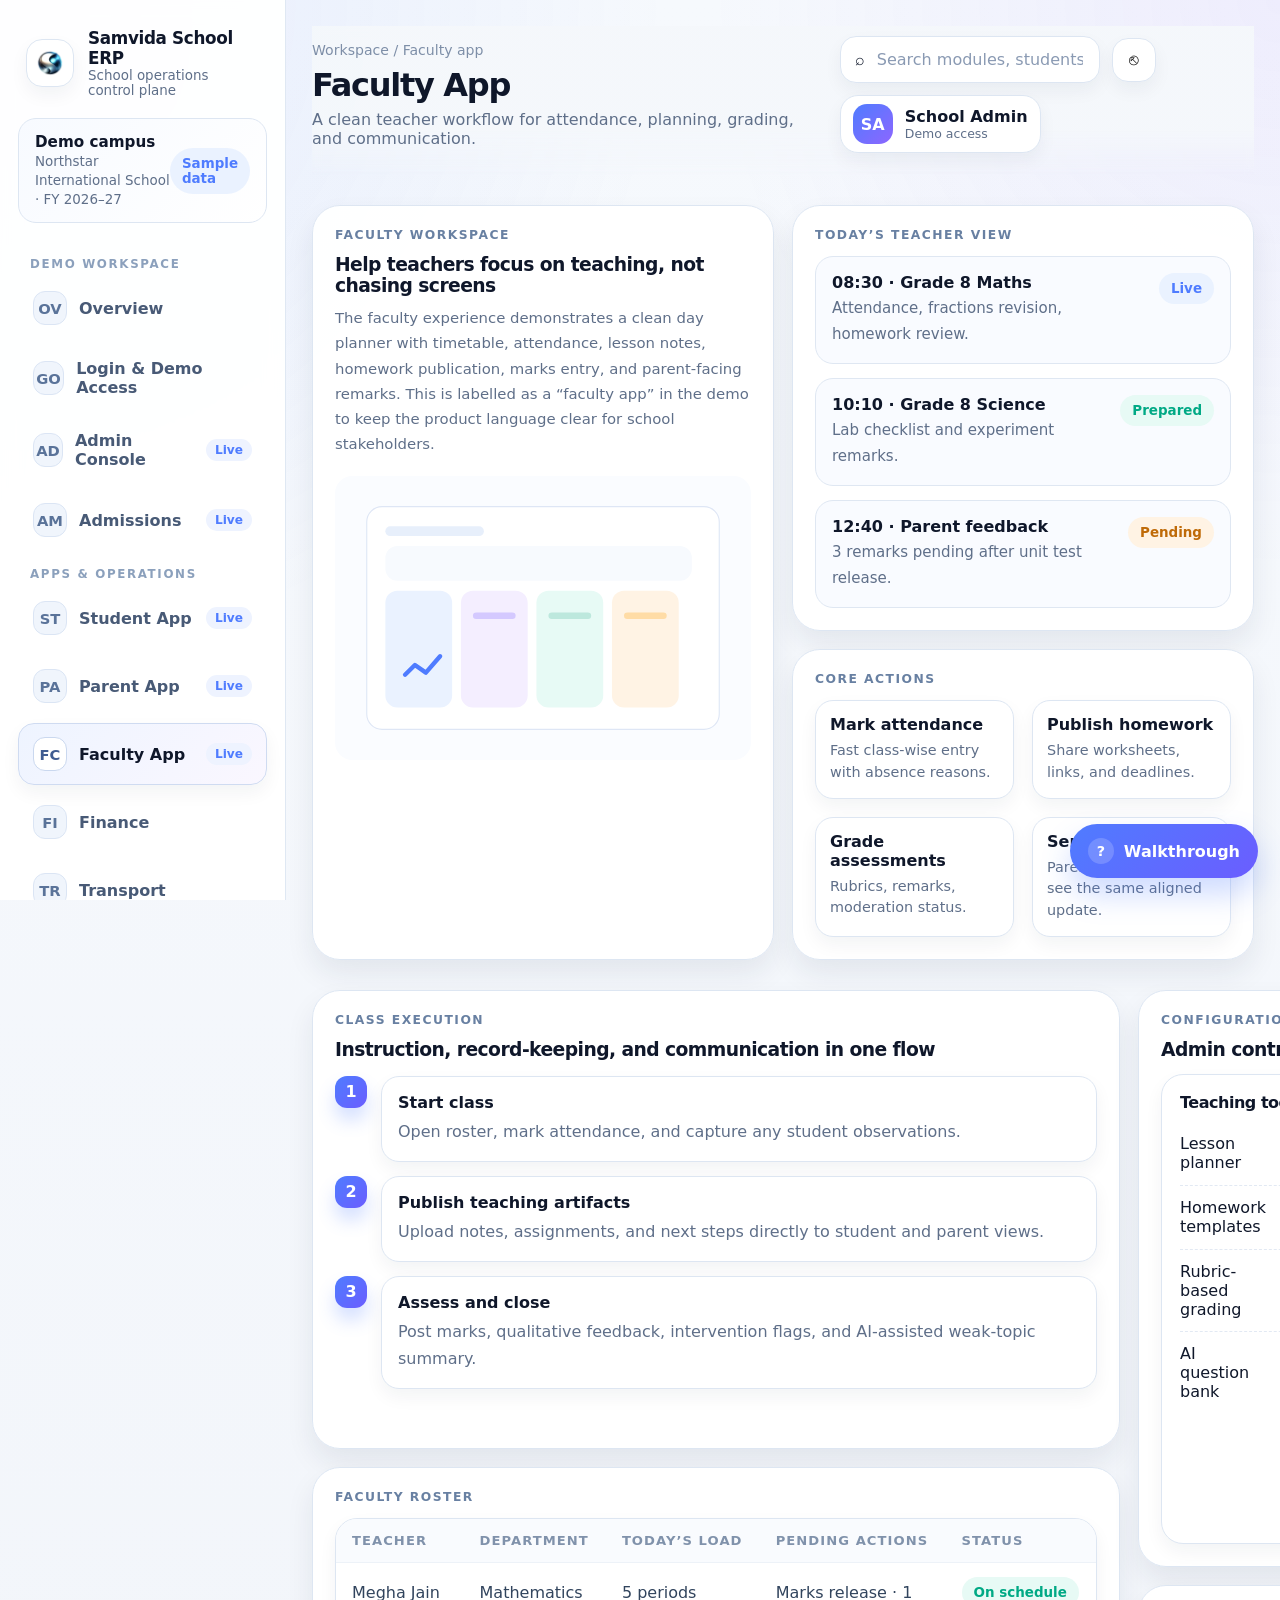
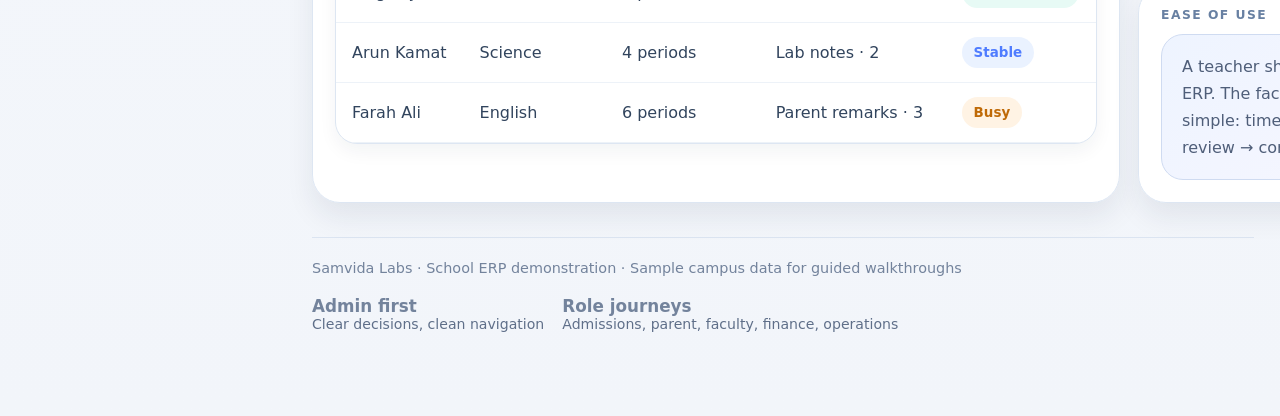
<file: mgmt-erp/faculty/index.html>
<!DOCTYPE html>

<html lang="en">
<head>
<meta charset="utf-8"/>
<meta content="width=device-width,initial-scale=1" name="viewport"/>
<title>Faculty App · Samvida School ERP Cloud</title>
<meta content="Elegant school ERP demonstration for admissions, academics, parent engagement, finance, transport, and operations." name="description"/>
<link href="../assets/img/samvida-logo.png" rel="icon"/>
<link href="../assets/css/styles.css" rel="stylesheet"/>
</head>
<body data-demo-experience="school-erp">
<div class="admin-shell">
<aside class="sidebar">
<a class="brand-lockup" href="../index.html">
<img alt="Samvida Labs logo" src="../assets/img/samvida-logo.png"/>
<div>
<div class="brand-title">Samvida School ERP</div>
<div class="brand-subtitle">School operations control plane</div>
</div>
</a>
<div class="workspace-switcher">
<div>
<strong>Demo campus</strong>
<span>Northstar International School · FY 2026–27</span>
</div>
<span class="status blue" data-tooltip="Sample campus records are preloaded for guided walkthroughs.">Sample data</span>
</div>
<div class="nav-label">Demo workspace</div><div class="nav-group"><a class="nav-link" data-nav-path="/index.html" href="../index.html">
<span style="display:flex;align-items:center;gap:12px"><span class="nav-icon">OV</span><span>Overview</span></span>
</a><a class="nav-link" data-nav-path="/login/" href="../login/">
<span style="display:flex;align-items:center;gap:12px"><span class="nav-icon">GO</span><span>Login &amp; Demo Access</span></span>
</a><a class="nav-link" data-nav-path="/console/" href="../console/">
<span style="display:flex;align-items:center;gap:12px"><span class="nav-icon">AD</span><span>Admin Console</span></span>
<span class="nav-badge">Live</span>
</a><a class="nav-link" data-nav-path="/admissions/" href="../admissions/">
<span style="display:flex;align-items:center;gap:12px"><span class="nav-icon">AM</span><span>Admissions</span></span>
<span class="nav-badge">Live</span>
</a></div><div class="nav-label">Apps &amp; operations</div><div class="nav-group"><a class="nav-link" data-nav-path="/students/" href="../students/">
<span style="display:flex;align-items:center;gap:12px"><span class="nav-icon">ST</span><span>Student App</span></span>
<span class="nav-badge">Live</span>
</a><a class="nav-link" data-nav-path="/parents/" href="../parents/">
<span style="display:flex;align-items:center;gap:12px"><span class="nav-icon">PA</span><span>Parent App</span></span>
<span class="nav-badge">Live</span>
</a><a class="nav-link" data-nav-path="/faculty/" href="../faculty/">
<span style="display:flex;align-items:center;gap:12px"><span class="nav-icon">FC</span><span>Faculty App</span></span>
<span class="nav-badge">Live</span>
</a><a class="nav-link" data-nav-path="/finance/" href="../finance/">
<span style="display:flex;align-items:center;gap:12px"><span class="nav-icon">FI</span><span>Finance</span></span>
</a><a class="nav-link" data-nav-path="/transport/" href="../transport/">
<span style="display:flex;align-items:center;gap:12px"><span class="nav-icon">TR</span><span>Transport</span></span>
</a><a class="nav-link" data-nav-path="/communications/" href="../communications/">
<span style="display:flex;align-items:center;gap:12px"><span class="nav-icon">CM</span><span>Communications</span></span>
</a><a class="nav-link" data-nav-path="/reports/" href="../reports/">
<span style="display:flex;align-items:center;gap:12px"><span class="nav-icon">RP</span><span>Reports</span></span>
</a></div><div class="nav-label">Administration</div><div class="nav-group"><a class="nav-link" data-nav-path="/settings/" href="../settings/">
<span style="display:flex;align-items:center;gap:12px"><span class="nav-icon">CF</span><span>Settings</span></span>
</a><a class="nav-link" data-nav-path="/fault-desk/" href="../fault-desk/">
<span style="display:flex;align-items:center;gap:12px"><span class="nav-icon">FD</span><span>Fault Desk</span></span>
</a><a class="nav-link" data-nav-path="/sitemap/" href="../sitemap/">
<span style="display:flex;align-items:center;gap:12px"><span class="nav-icon">SM</span><span>Sitemap</span></span>
</a></div>
</aside>
<main class="main">
<div class="toolbar">
<div>
<div class="breadcrumbs">Workspace / Faculty app</div>
<h1>Faculty App</h1>
<p>A clean teacher workflow for attendance, planning, grading, and communication.</p>
</div>
<div class="toolbar-actions">
<div class="search">
<span>⌕</span>
<input placeholder="Search modules, students, routes, settings…" type="text"/>
</div>
<button aria-label="Notifications" class="icon-btn">⎋</button>
<div class="user-chip">
<div class="avatar">SA</div>
<div>
<strong>School Admin</strong>
<div class="xsmall muted">Demo access</div>
</div>
</div>
</div>
</div>
<section class="section cards-2">
<div class="card">
<div class="eyebrow">Faculty workspace</div>
<h3>Help teachers focus on teaching, not chasing screens</h3>
<p class="note">The faculty experience demonstrates a clean day planner with timetable, attendance, lesson notes, homework publication, marks entry, and parent-facing remarks. This is labelled as a “faculty app” in the demo to keep the product language clear for school stakeholders.</p>
<img alt="Faculty planner illustration" src="../assets/img/faculty-planner.svg" style="margin-top:18px"/>
</div>
<div class="stack">
<div class="card">
<div class="eyebrow">Today’s teacher view</div>
<div class="list" style="margin-top:14px">
<div class="list-item"><div><strong>08:30 · Grade 8 Maths</strong><p>Attendance, fractions revision, homework review.</p></div><span class="status blue">Live</span></div>
<div class="list-item"><div><strong>10:10 · Grade 8 Science</strong><p>Lab checklist and experiment remarks.</p></div><span class="status green">Prepared</span></div>
<div class="list-item"><div><strong>12:40 · Parent feedback</strong><p>3 remarks pending after unit test release.</p></div><span class="status amber">Pending</span></div>
</div>
</div>
<div class="card green">
<div class="eyebrow">Core actions</div>
<div class="cards-2" style="margin-top:14px">
<div class="app-tile"><strong>Mark attendance</strong><p>Fast class-wise entry with absence reasons.</p></div>
<div class="app-tile"><strong>Publish homework</strong><p>Share worksheets, links, and deadlines.</p></div>
<div class="app-tile"><strong>Grade assessments</strong><p>Rubrics, remarks, moderation status.</p></div>
<div class="app-tile"><strong>Send class notice</strong><p>Parents and students see the same aligned update.</p></div>
</div>
</div>
</div>
</section>
<section class="section layout-grid">
<div class="stack">
<div class="card">
<div class="eyebrow">Class execution</div>
<h3>Instruction, record-keeping, and communication in one flow</h3>
<div class="timeline" style="margin-top:16px">
<div class="timeline-step"><div class="pin">1</div><div class="body"><strong>Start class</strong><p>Open roster, mark attendance, and capture any student observations.</p></div></div>
<div class="timeline-step"><div class="pin">2</div><div class="body"><strong>Publish teaching artifacts</strong><p>Upload notes, assignments, and next steps directly to student and parent views.</p></div></div>
<div class="timeline-step"><div class="pin">3</div><div class="body"><strong>Assess and close</strong><p>Post marks, qualitative feedback, intervention flags, and AI-assisted weak-topic summary.</p></div></div>
</div>
</div>
<div class="card">
<div class="eyebrow">Faculty roster</div>
<div class="table-wrap" style="margin-top:14px">
<table class="table">
<thead><tr><th>Teacher</th><th>Department</th><th>Today’s load</th><th>Pending actions</th><th>Status</th></tr></thead>
<tbody>
<tr><td>Megha Jain</td><td>Mathematics</td><td>5 periods</td><td>Marks release · 1</td><td><span class="status green">On schedule</span></td></tr>
<tr><td>Arun Kamat</td><td>Science</td><td>4 periods</td><td>Lab notes · 2</td><td><span class="status blue">Stable</span></td></tr>
<tr><td>Farah Ali</td><td>English</td><td>6 periods</td><td>Parent remarks · 3</td><td><span class="status amber">Busy</span></td></tr>
</tbody>
</table>
</div>
</div>
</div>
<div class="right-stack">
<div class="card">
<div class="eyebrow">Configuration</div>
<h3>Admin controls for the faculty app</h3>
<div class="config-grid" style="margin-top:14px">
<div class="config-card">
<h4>Teaching tools</h4>
<div class="toggle-row"><span>Lesson planner</span><span class="toggle on"></span></div>
<div class="toggle-row"><span>Homework templates</span><span class="toggle on"></span></div>
<div class="toggle-row"><span>Rubric-based grading</span><span class="toggle on"></span></div>
<div class="toggle-row"><span>AI question bank</span><span class="toggle"></span></div>
</div>
<div class="config-card">
<h4>Approvals &amp; control</h4>
<div class="toggle-row"><span>Late attendance edits need approval</span><span class="toggle on"></span></div>
<div class="toggle-row"><span>Grade release moderation</span><span class="toggle on"></span></div>
<div class="toggle-row"><span>Broadcast notices by principal only</span><span class="toggle"></span></div>
<div class="toggle-row"><span>Parent remarks visible instantly</span><span class="toggle on"></span></div>
</div>
</div>
</div>
<div class="card">
<div class="eyebrow">Ease of use</div>
<div class="callout">A teacher should never feel lost inside an ERP. The faculty journey stays intentionally simple:  timetable → class action → publish → review → communicate.</div>
</div>
</div>
</section>
<div class="footer">
<div>Samvida Labs · School ERP demonstration · Sample campus data for guided walkthroughs</div>
<div class="inline-stats">
<div class="inline-stat"><strong>Admin first</strong><span>Clear decisions, clean navigation</span></div>
<div class="inline-stat"><strong>Role journeys</strong><span>Admissions, parent, faculty, finance, operations</span></div>
</div>
</div>
</main>
</div>
<script src="../assets/js/app.js"></script>
</body>
</html>
</file>
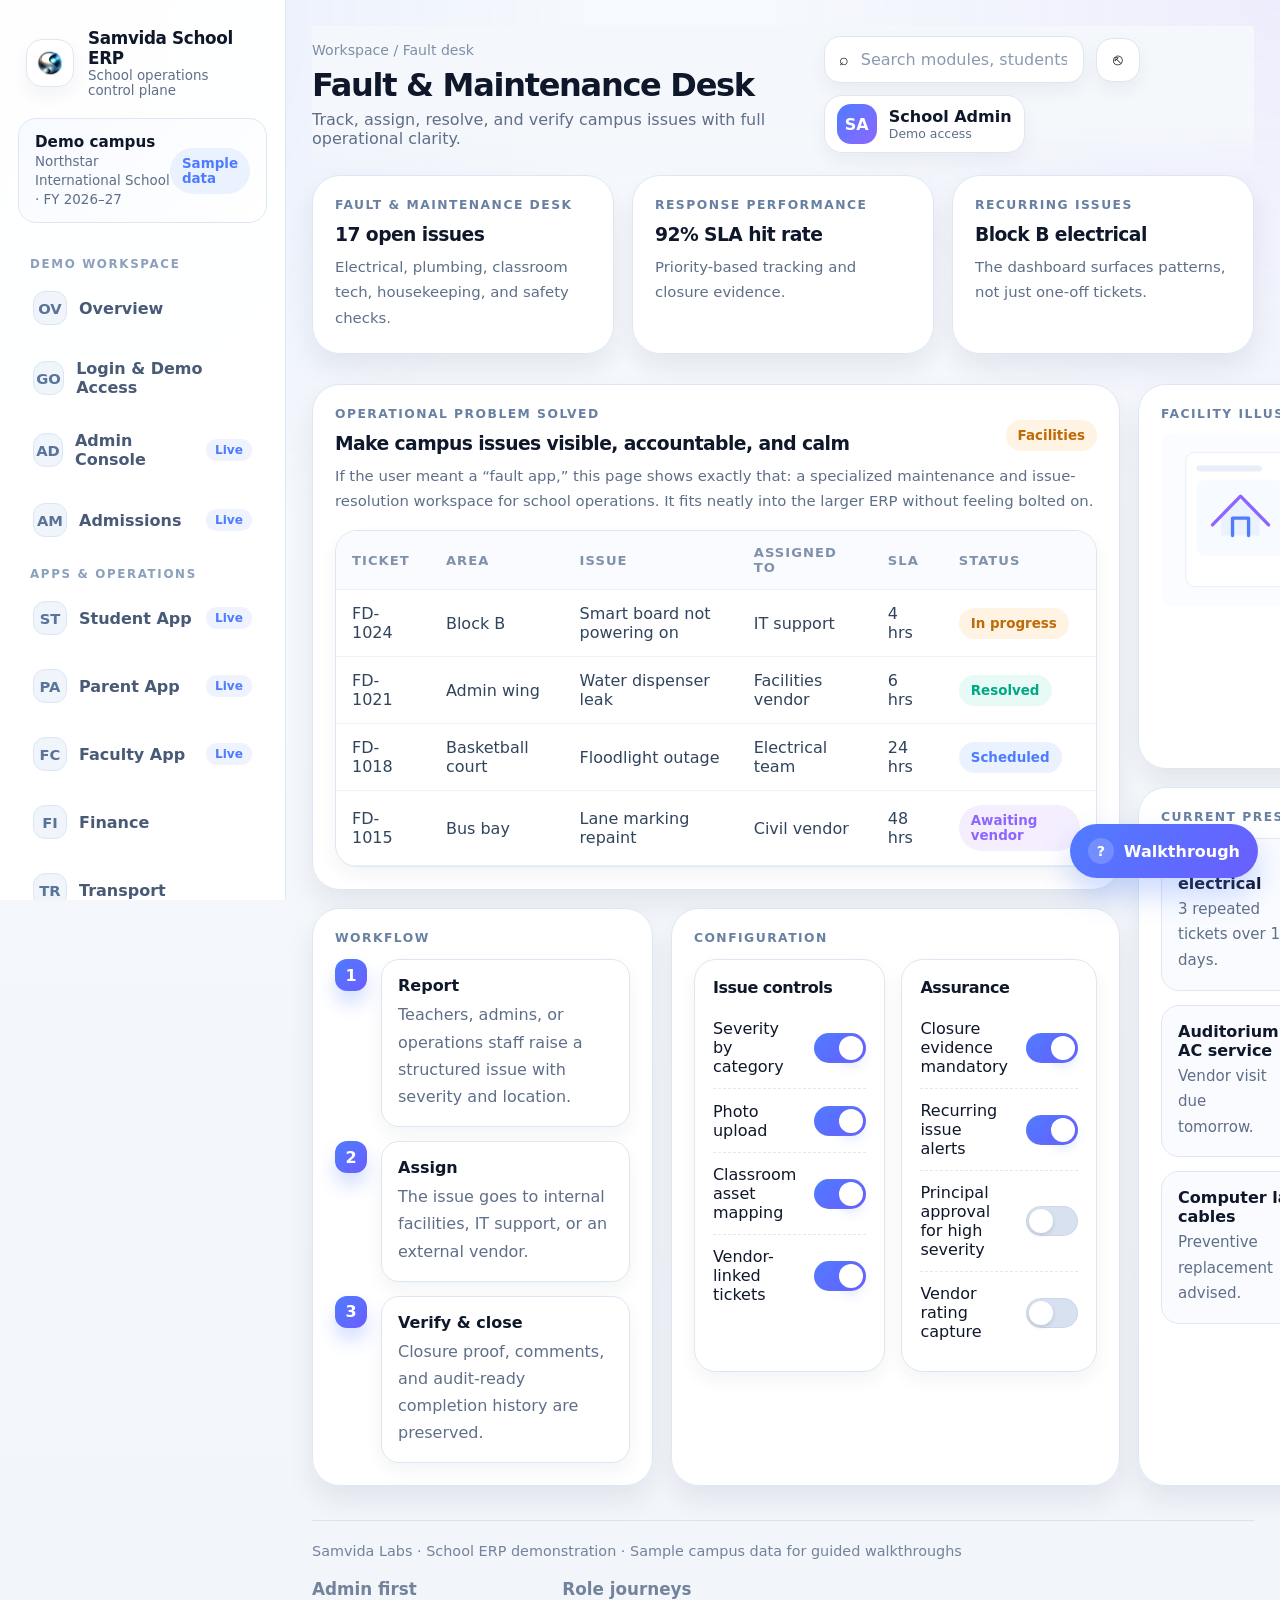
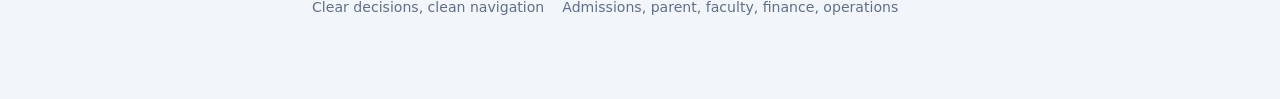
<file: mgmt-erp/fault-desk/index.html>
<!DOCTYPE html>

<html lang="en">
<head>
<meta charset="utf-8"/>
<meta content="width=device-width,initial-scale=1" name="viewport"/>
<title>Fault &amp; Maintenance Desk · Samvida School ERP Cloud</title>
<meta content="Elegant school ERP demonstration for admissions, academics, parent engagement, finance, transport, and operations." name="description"/>
<link href="../assets/img/samvida-logo.png" rel="icon"/>
<link href="../assets/css/styles.css" rel="stylesheet"/>
</head>
<body data-demo-experience="school-erp">
<div class="admin-shell">
<aside class="sidebar">
<a class="brand-lockup" href="../index.html">
<img alt="Samvida Labs logo" src="../assets/img/samvida-logo.png"/>
<div>
<div class="brand-title">Samvida School ERP</div>
<div class="brand-subtitle">School operations control plane</div>
</div>
</a>
<div class="workspace-switcher">
<div>
<strong>Demo campus</strong>
<span>Northstar International School · FY 2026–27</span>
</div>
<span class="status blue" data-tooltip="Sample campus records are preloaded for guided walkthroughs.">Sample data</span>
</div>
<div class="nav-label">Demo workspace</div><div class="nav-group"><a class="nav-link" data-nav-path="/index.html" href="../index.html">
<span style="display:flex;align-items:center;gap:12px"><span class="nav-icon">OV</span><span>Overview</span></span>
</a><a class="nav-link" data-nav-path="/login/" href="../login/">
<span style="display:flex;align-items:center;gap:12px"><span class="nav-icon">GO</span><span>Login &amp; Demo Access</span></span>
</a><a class="nav-link" data-nav-path="/console/" href="../console/">
<span style="display:flex;align-items:center;gap:12px"><span class="nav-icon">AD</span><span>Admin Console</span></span>
<span class="nav-badge">Live</span>
</a><a class="nav-link" data-nav-path="/admissions/" href="../admissions/">
<span style="display:flex;align-items:center;gap:12px"><span class="nav-icon">AM</span><span>Admissions</span></span>
<span class="nav-badge">Live</span>
</a></div><div class="nav-label">Apps &amp; operations</div><div class="nav-group"><a class="nav-link" data-nav-path="/students/" href="../students/">
<span style="display:flex;align-items:center;gap:12px"><span class="nav-icon">ST</span><span>Student App</span></span>
<span class="nav-badge">Live</span>
</a><a class="nav-link" data-nav-path="/parents/" href="../parents/">
<span style="display:flex;align-items:center;gap:12px"><span class="nav-icon">PA</span><span>Parent App</span></span>
<span class="nav-badge">Live</span>
</a><a class="nav-link" data-nav-path="/faculty/" href="../faculty/">
<span style="display:flex;align-items:center;gap:12px"><span class="nav-icon">FC</span><span>Faculty App</span></span>
<span class="nav-badge">Live</span>
</a><a class="nav-link" data-nav-path="/finance/" href="../finance/">
<span style="display:flex;align-items:center;gap:12px"><span class="nav-icon">FI</span><span>Finance</span></span>
</a><a class="nav-link" data-nav-path="/transport/" href="../transport/">
<span style="display:flex;align-items:center;gap:12px"><span class="nav-icon">TR</span><span>Transport</span></span>
</a><a class="nav-link" data-nav-path="/communications/" href="../communications/">
<span style="display:flex;align-items:center;gap:12px"><span class="nav-icon">CM</span><span>Communications</span></span>
</a><a class="nav-link" data-nav-path="/reports/" href="../reports/">
<span style="display:flex;align-items:center;gap:12px"><span class="nav-icon">RP</span><span>Reports</span></span>
</a></div><div class="nav-label">Administration</div><div class="nav-group"><a class="nav-link" data-nav-path="/settings/" href="../settings/">
<span style="display:flex;align-items:center;gap:12px"><span class="nav-icon">CF</span><span>Settings</span></span>
</a><a class="nav-link" data-nav-path="/fault-desk/" href="../fault-desk/">
<span style="display:flex;align-items:center;gap:12px"><span class="nav-icon">FD</span><span>Fault Desk</span></span>
</a><a class="nav-link" data-nav-path="/sitemap/" href="../sitemap/">
<span style="display:flex;align-items:center;gap:12px"><span class="nav-icon">SM</span><span>Sitemap</span></span>
</a></div>
</aside>
<main class="main">
<div class="toolbar">
<div>
<div class="breadcrumbs">Workspace / Fault desk</div>
<h1>Fault &amp; Maintenance Desk</h1>
<p>Track, assign, resolve, and verify campus issues with full operational clarity.</p>
</div>
<div class="toolbar-actions">
<div class="search">
<span>⌕</span>
<input placeholder="Search modules, students, routes, settings…" type="text"/>
</div>
<button aria-label="Notifications" class="icon-btn">⎋</button>
<div class="user-chip">
<div class="avatar">SA</div>
<div>
<strong>School Admin</strong>
<div class="xsmall muted">Demo access</div>
</div>
</div>
</div>
</div>
<section class="cards-3">
<div class="card"><div class="eyebrow">Fault &amp; maintenance desk</div><h3>17 open issues</h3><p class="note">Electrical, plumbing, classroom tech, housekeeping, and safety checks.</p></div>
<div class="card purple"><div class="eyebrow">Response performance</div><h3>92% SLA hit rate</h3><p class="note">Priority-based tracking and closure evidence.</p></div>
<div class="card amber"><div class="eyebrow">Recurring issues</div><h3>Block B electrical</h3><p class="note">The dashboard surfaces patterns, not just one-off tickets.</p></div>
</section>
<section class="section layout-grid">
<div class="stack">
<div class="card">
<div class="row"><div><div class="eyebrow">Operational problem solved</div><h3>Make campus issues visible, accountable, and calm</h3></div><span class="status amber">Facilities</span></div>
<p class="note">If the user meant a “fault app,” this page shows exactly that: a specialized maintenance and issue-resolution workspace for school operations. It fits neatly into the larger ERP without feeling bolted on.</p>
<div class="table-wrap" style="margin-top:16px">
<table class="table">
<thead><tr><th>Ticket</th><th>Area</th><th>Issue</th><th>Assigned to</th><th>SLA</th><th>Status</th></tr></thead>
<tbody>
<tr><td>FD-1024</td><td>Block B</td><td>Smart board not powering on</td><td>IT support</td><td>4 hrs</td><td><span class="status amber">In progress</span></td></tr>
<tr><td>FD-1021</td><td>Admin wing</td><td>Water dispenser leak</td><td>Facilities vendor</td><td>6 hrs</td><td><span class="status green">Resolved</span></td></tr>
<tr><td>FD-1018</td><td>Basketball court</td><td>Floodlight outage</td><td>Electrical team</td><td>24 hrs</td><td><span class="status blue">Scheduled</span></td></tr>
<tr><td>FD-1015</td><td>Bus bay</td><td>Lane marking repaint</td><td>Civil vendor</td><td>48 hrs</td><td><span class="status purple">Awaiting vendor</span></td></tr>
</tbody>
</table>
</div>
</div>
<div class="cards-2">
<div class="card">
<div class="eyebrow">Workflow</div>
<div class="timeline" style="margin-top:14px">
<div class="timeline-step"><div class="pin">1</div><div class="body"><strong>Report</strong><p>Teachers, admins, or operations staff raise a structured issue with severity and location.</p></div></div>
<div class="timeline-step"><div class="pin">2</div><div class="body"><strong>Assign</strong><p>The issue goes to internal facilities, IT support, or an external vendor.</p></div></div>
<div class="timeline-step"><div class="pin">3</div><div class="body"><strong>Verify &amp; close</strong><p>Closure proof, comments, and audit-ready completion history are preserved.</p></div></div>
</div>
</div>
<div class="card green">
<div class="eyebrow">Configuration</div>
<div class="config-grid" style="margin-top:14px">
<div class="config-card">
<h4>Issue controls</h4>
<div class="toggle-row"><span>Severity by category</span><span class="toggle on"></span></div>
<div class="toggle-row"><span>Photo upload</span><span class="toggle on"></span></div>
<div class="toggle-row"><span>Classroom asset mapping</span><span class="toggle on"></span></div>
<div class="toggle-row"><span>Vendor-linked tickets</span><span class="toggle on"></span></div>
</div>
<div class="config-card">
<h4>Assurance</h4>
<div class="toggle-row"><span>Closure evidence mandatory</span><span class="toggle on"></span></div>
<div class="toggle-row"><span>Recurring issue alerts</span><span class="toggle on"></span></div>
<div class="toggle-row"><span>Principal approval for high severity</span><span class="toggle"></span></div>
<div class="toggle-row"><span>Vendor rating capture</span><span class="toggle"></span></div>
</div>
</div>
</div>
</div>
</div>
<div class="right-stack">
<div class="card">
<div class="eyebrow">Facility illustration</div>
<img alt="Facility operations illustration" src="../assets/img/facility-ops.svg"/>
</div>
<div class="card">
<div class="eyebrow">Current pressure points</div>
<div class="list" style="margin-top:14px">
<div class="list-item"><div><strong>Block B electrical</strong><p>3 repeated tickets over 10 days.</p></div><span class="status rose">Escalate</span></div>
<div class="list-item"><div><strong>Auditorium AC service</strong><p>Vendor visit due tomorrow.</p></div><span class="status blue">Scheduled</span></div>
<div class="list-item"><div><strong>Computer lab cables</strong><p>Preventive replacement advised.</p></div><span class="status amber">Plan</span></div>
</div>
</div>
</div>
</section>
<div class="footer">
<div>Samvida Labs · School ERP demonstration · Sample campus data for guided walkthroughs</div>
<div class="inline-stats">
<div class="inline-stat"><strong>Admin first</strong><span>Clear decisions, clean navigation</span></div>
<div class="inline-stat"><strong>Role journeys</strong><span>Admissions, parent, faculty, finance, operations</span></div>
</div>
</div>
</main>
</div>
<script src="../assets/js/app.js"></script>
</body>
</html>
</file>
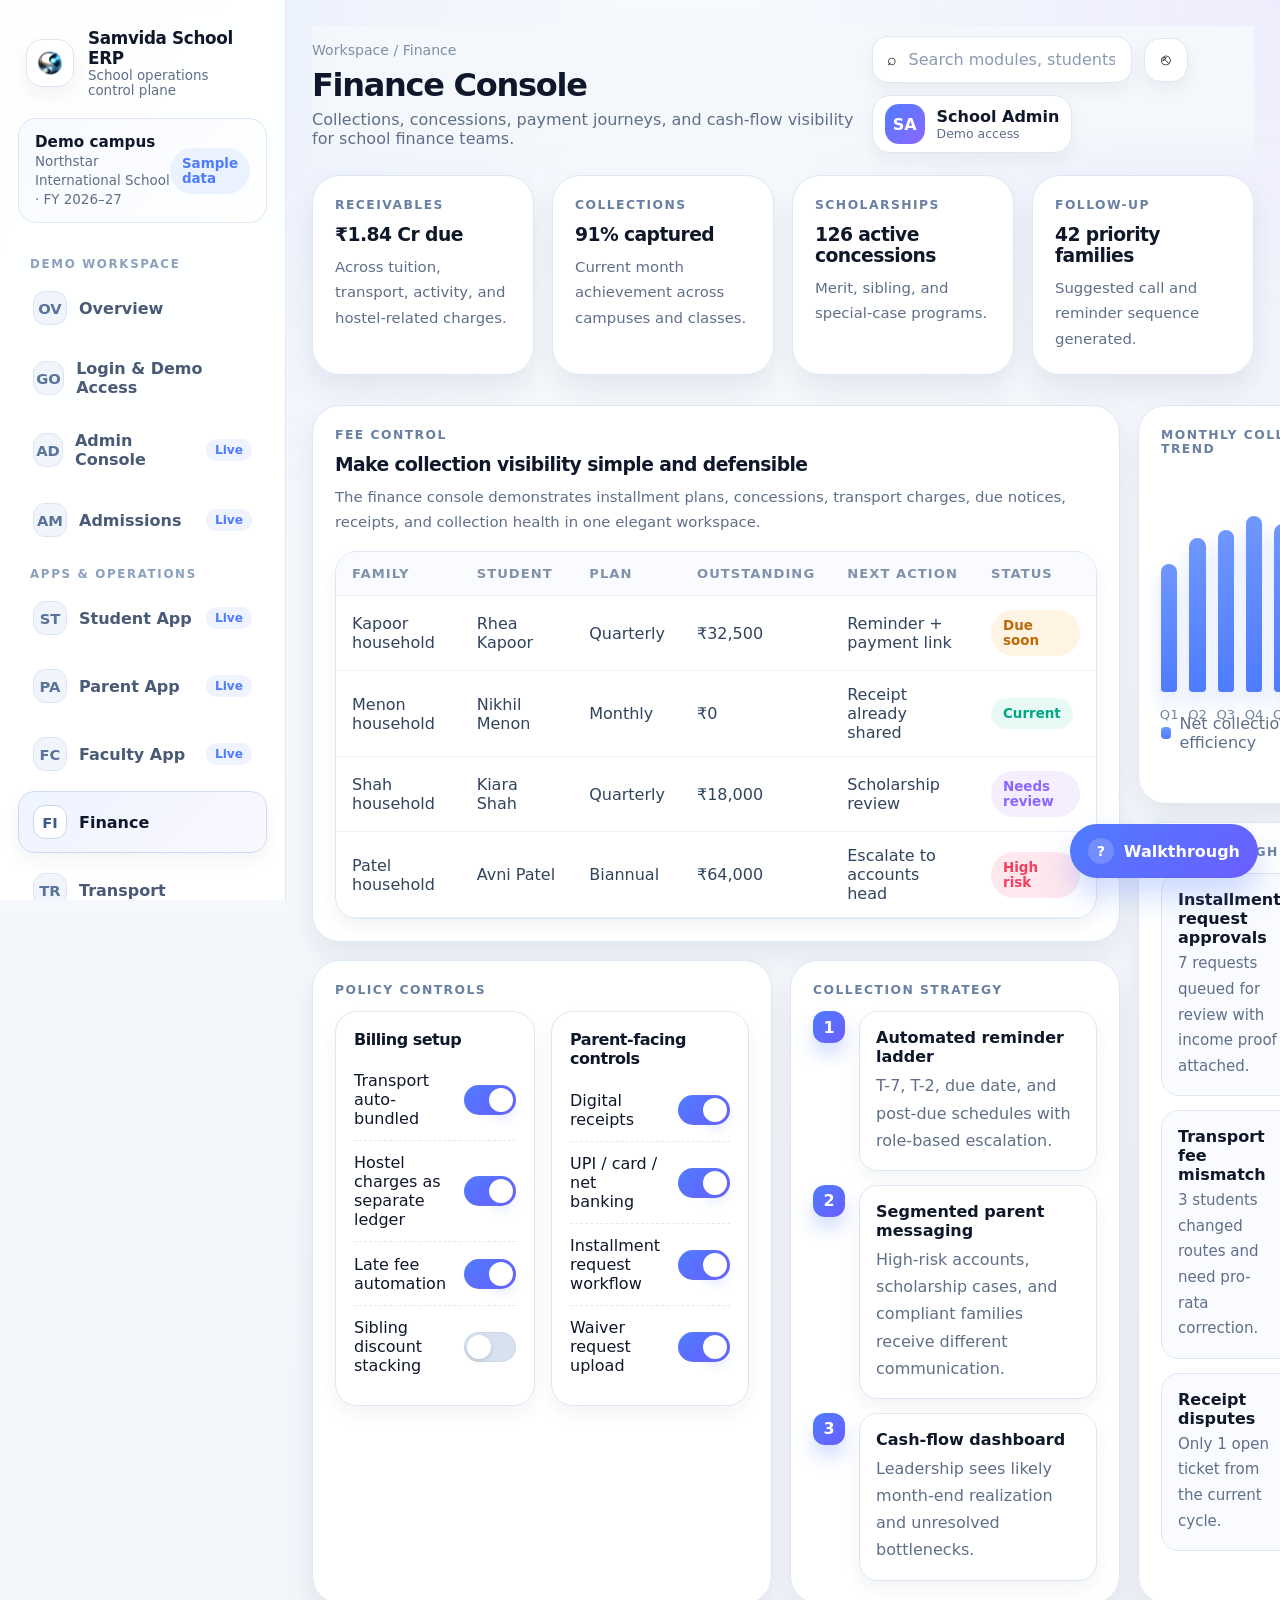
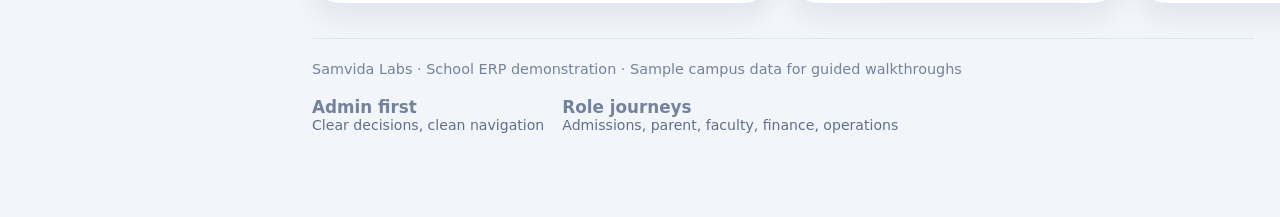
<file: mgmt-erp/finance/index.html>
<!DOCTYPE html>

<html lang="en">
<head>
<meta charset="utf-8"/>
<meta content="width=device-width,initial-scale=1" name="viewport"/>
<title>Finance Console · Samvida School ERP Cloud</title>
<meta content="Elegant school ERP demonstration for admissions, academics, parent engagement, finance, transport, and operations." name="description"/>
<link href="../assets/img/samvida-logo.png" rel="icon"/>
<link href="../assets/css/styles.css" rel="stylesheet"/>
</head>
<body data-demo-experience="school-erp">
<div class="admin-shell">
<aside class="sidebar">
<a class="brand-lockup" href="../index.html">
<img alt="Samvida Labs logo" src="../assets/img/samvida-logo.png"/>
<div>
<div class="brand-title">Samvida School ERP</div>
<div class="brand-subtitle">School operations control plane</div>
</div>
</a>
<div class="workspace-switcher">
<div>
<strong>Demo campus</strong>
<span>Northstar International School · FY 2026–27</span>
</div>
<span class="status blue" data-tooltip="Sample campus records are preloaded for guided walkthroughs.">Sample data</span>
</div>
<div class="nav-label">Demo workspace</div><div class="nav-group"><a class="nav-link" data-nav-path="/index.html" href="../index.html">
<span style="display:flex;align-items:center;gap:12px"><span class="nav-icon">OV</span><span>Overview</span></span>
</a><a class="nav-link" data-nav-path="/login/" href="../login/">
<span style="display:flex;align-items:center;gap:12px"><span class="nav-icon">GO</span><span>Login &amp; Demo Access</span></span>
</a><a class="nav-link" data-nav-path="/console/" href="../console/">
<span style="display:flex;align-items:center;gap:12px"><span class="nav-icon">AD</span><span>Admin Console</span></span>
<span class="nav-badge">Live</span>
</a><a class="nav-link" data-nav-path="/admissions/" href="../admissions/">
<span style="display:flex;align-items:center;gap:12px"><span class="nav-icon">AM</span><span>Admissions</span></span>
<span class="nav-badge">Live</span>
</a></div><div class="nav-label">Apps &amp; operations</div><div class="nav-group"><a class="nav-link" data-nav-path="/students/" href="../students/">
<span style="display:flex;align-items:center;gap:12px"><span class="nav-icon">ST</span><span>Student App</span></span>
<span class="nav-badge">Live</span>
</a><a class="nav-link" data-nav-path="/parents/" href="../parents/">
<span style="display:flex;align-items:center;gap:12px"><span class="nav-icon">PA</span><span>Parent App</span></span>
<span class="nav-badge">Live</span>
</a><a class="nav-link" data-nav-path="/faculty/" href="../faculty/">
<span style="display:flex;align-items:center;gap:12px"><span class="nav-icon">FC</span><span>Faculty App</span></span>
<span class="nav-badge">Live</span>
</a><a class="nav-link" data-nav-path="/finance/" href="../finance/">
<span style="display:flex;align-items:center;gap:12px"><span class="nav-icon">FI</span><span>Finance</span></span>
</a><a class="nav-link" data-nav-path="/transport/" href="../transport/">
<span style="display:flex;align-items:center;gap:12px"><span class="nav-icon">TR</span><span>Transport</span></span>
</a><a class="nav-link" data-nav-path="/communications/" href="../communications/">
<span style="display:flex;align-items:center;gap:12px"><span class="nav-icon">CM</span><span>Communications</span></span>
</a><a class="nav-link" data-nav-path="/reports/" href="../reports/">
<span style="display:flex;align-items:center;gap:12px"><span class="nav-icon">RP</span><span>Reports</span></span>
</a></div><div class="nav-label">Administration</div><div class="nav-group"><a class="nav-link" data-nav-path="/settings/" href="../settings/">
<span style="display:flex;align-items:center;gap:12px"><span class="nav-icon">CF</span><span>Settings</span></span>
</a><a class="nav-link" data-nav-path="/fault-desk/" href="../fault-desk/">
<span style="display:flex;align-items:center;gap:12px"><span class="nav-icon">FD</span><span>Fault Desk</span></span>
</a><a class="nav-link" data-nav-path="/sitemap/" href="../sitemap/">
<span style="display:flex;align-items:center;gap:12px"><span class="nav-icon">SM</span><span>Sitemap</span></span>
</a></div>
</aside>
<main class="main">
<div class="toolbar">
<div>
<div class="breadcrumbs">Workspace / Finance</div>
<h1>Finance Console</h1>
<p>Collections, concessions, payment journeys, and cash-flow visibility for school finance teams.</p>
</div>
<div class="toolbar-actions">
<div class="search">
<span>⌕</span>
<input placeholder="Search modules, students, routes, settings…" type="text"/>
</div>
<button aria-label="Notifications" class="icon-btn">⎋</button>
<div class="user-chip">
<div class="avatar">SA</div>
<div>
<strong>School Admin</strong>
<div class="xsmall muted">Demo access</div>
</div>
</div>
</div>
</div>
<section class="cards-4">
<div class="card"><div class="eyebrow">Receivables</div><h3>₹1.84 Cr due</h3><p class="note">Across tuition, transport, activity, and hostel-related charges.</p></div>
<div class="card green"><div class="eyebrow">Collections</div><h3>91% captured</h3><p class="note">Current month achievement across campuses and classes.</p></div>
<div class="card purple"><div class="eyebrow">Scholarships</div><h3>126 active concessions</h3><p class="note">Merit, sibling, and special-case programs.</p></div>
<div class="card amber"><div class="eyebrow">Follow-up</div><h3>42 priority families</h3><p class="note">Suggested call and reminder sequence generated.</p></div>
</section>
<section class="section layout-grid">
<div class="stack">
<div class="card">
<div class="eyebrow">Fee control</div>
<h3>Make collection visibility simple and defensible</h3>
<p class="note">The finance console demonstrates installment plans, concessions, transport charges, due notices, receipts, and collection health in one elegant workspace.</p>
<div class="table-wrap" style="margin-top:16px">
<table class="table">
<thead><tr><th>Family</th><th>Student</th><th>Plan</th><th>Outstanding</th><th>Next action</th><th>Status</th></tr></thead>
<tbody>
<tr><td>Kapoor household</td><td>Rhea Kapoor</td><td>Quarterly</td><td>₹32,500</td><td>Reminder + payment link</td><td><span class="status amber">Due soon</span></td></tr>
<tr><td>Menon household</td><td>Nikhil Menon</td><td>Monthly</td><td>₹0</td><td>Receipt already shared</td><td><span class="status green">Current</span></td></tr>
<tr><td>Shah household</td><td>Kiara Shah</td><td>Quarterly</td><td>₹18,000</td><td>Scholarship review</td><td><span class="status purple">Needs review</span></td></tr>
<tr><td>Patel household</td><td>Avni Patel</td><td>Biannual</td><td>₹64,000</td><td>Escalate to accounts head</td><td><span class="status rose">High risk</span></td></tr>
</tbody>
</table>
</div>
</div>
<div class="cards-2">
<div class="card">
<div class="eyebrow">Policy controls</div>
<div class="config-grid" style="margin-top:14px">
<div class="config-card">
<h4>Billing setup</h4>
<div class="toggle-row"><span>Transport auto-bundled</span><span class="toggle on"></span></div>
<div class="toggle-row"><span>Hostel charges as separate ledger</span><span class="toggle on"></span></div>
<div class="toggle-row"><span>Late fee automation</span><span class="toggle on"></span></div>
<div class="toggle-row"><span>Sibling discount stacking</span><span class="toggle"></span></div>
</div>
<div class="config-card">
<h4>Parent-facing controls</h4>
<div class="toggle-row"><span>Digital receipts</span><span class="toggle on"></span></div>
<div class="toggle-row"><span>UPI / card / net banking</span><span class="toggle on"></span></div>
<div class="toggle-row"><span>Installment request workflow</span><span class="toggle on"></span></div>
<div class="toggle-row"><span>Waiver request upload</span><span class="toggle on"></span></div>
</div>
</div>
</div>
<div class="card green">
<div class="eyebrow">Collection strategy</div>
<div class="timeline" style="margin-top:14px">
<div class="timeline-step"><div class="pin">1</div><div class="body"><strong>Automated reminder ladder</strong><p>T-7, T-2, due date, and post-due schedules with role-based escalation.</p></div></div>
<div class="timeline-step"><div class="pin">2</div><div class="body"><strong>Segmented parent messaging</strong><p>High-risk accounts, scholarship cases, and compliant families receive different communication.</p></div></div>
<div class="timeline-step"><div class="pin">3</div><div class="body"><strong>Cash-flow dashboard</strong><p>Leadership sees likely month-end realization and unresolved bottlenecks.</p></div></div>
</div>
</div>
</div>
</div>
<div class="right-stack">
<div class="card">
<div class="eyebrow">Monthly collection trend</div>
<div class="chart-bars" style="margin-top:26px">
<div class="bar" data-label="Q1" style="height:128px"></div>
<div class="bar" data-label="Q2" style="height:154px"></div>
<div class="bar" data-label="Q3" style="height:162px"></div>
<div class="bar" data-label="Q4" style="height:176px"></div>
<div class="bar" data-label="Q5" style="height:168px"></div>
<div class="bar" data-label="Q6" style="height:186px"></div>
<div class="bar" data-label="Q7" style="height:194px"></div>
</div>
<div class="chart-legend"><span><i></i> Net collection efficiency</span></div>
</div>
<div class="card">
<div class="eyebrow">Finance highlights</div>
<div class="list" style="margin-top:14px">
<div class="list-item"><div><strong>Installment request approvals</strong><p>7 requests queued for review with income proof attached.</p></div><span class="status blue">7</span></div>
<div class="list-item"><div><strong>Transport fee mismatch</strong><p>3 students changed routes and need pro-rata correction.</p></div><span class="status amber">3</span></div>
<div class="list-item"><div><strong>Receipt disputes</strong><p>Only 1 open ticket from the current cycle.</p></div><span class="status green">1</span></div>
</div>
</div>
</div>
</section>
<div class="footer">
<div>Samvida Labs · School ERP demonstration · Sample campus data for guided walkthroughs</div>
<div class="inline-stats">
<div class="inline-stat"><strong>Admin first</strong><span>Clear decisions, clean navigation</span></div>
<div class="inline-stat"><strong>Role journeys</strong><span>Admissions, parent, faculty, finance, operations</span></div>
</div>
</div>
</main>
</div>
<script src="../assets/js/app.js"></script>
</body>
</html>
</file>
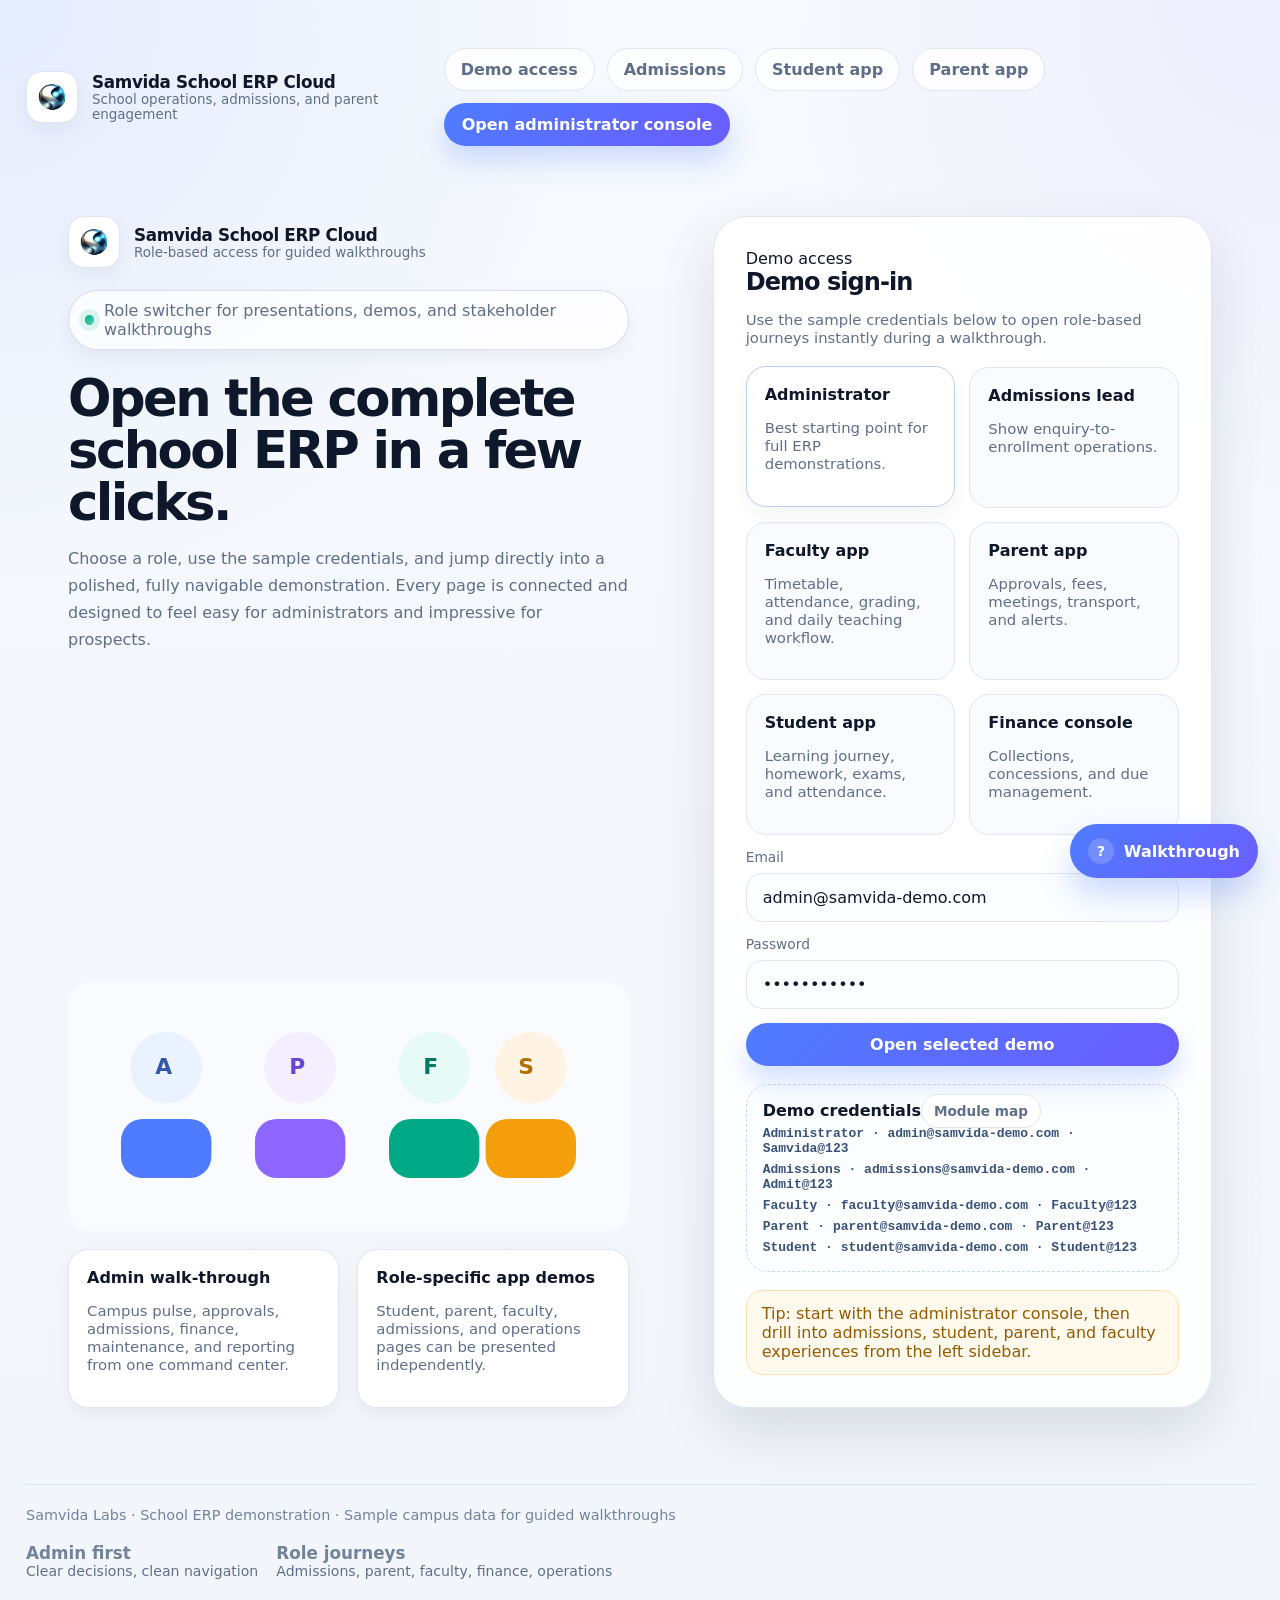
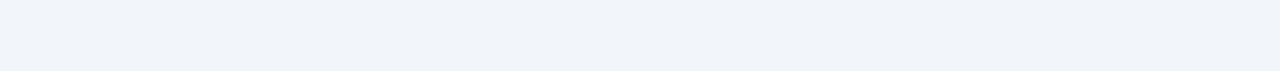
<file: mgmt-erp/login/index.html>
<!DOCTYPE html>

<html lang="en">
<head>
<meta charset="utf-8"/>
<meta content="width=device-width,initial-scale=1" name="viewport"/>
<title>Login &amp; Demo Access · Samvida School ERP Cloud</title>
<meta content="Elegant school ERP demonstration for admissions, academics, parent engagement, finance, transport, and operations." name="description"/>
<link href="../assets/img/samvida-logo.png" rel="icon"/>
<link href="../assets/css/styles.css" rel="stylesheet"/>
</head>
<body data-demo-experience="school-erp">
<div class="page-wrap">
<header class="top-nav">
<a class="brand-lockup" href="../index.html">
<img alt="Samvida Labs logo" src="../assets/img/samvida-logo.png"/>
<div>
<div class="brand-title">Samvida School ERP Cloud</div>
<div class="brand-subtitle">School operations, admissions, and parent engagement</div>
</div>
</a>
<div class="top-actions">
<a class="pill-link" href="../login/">Demo access</a>
<a class="pill-link" href="../admissions/">Admissions</a>
<a class="pill-link" href="../students/">Student app</a>
<a class="pill-link" href="../parents/">Parent app</a>
<a class="cta" href="../console/">Open administrator console</a>
</div>
</header>
<div class="login-layout">
<section class="login-side">
<div>
<a class="brand-lockup" href="../index.html">
<img alt="Samvida Labs logo" src="../assets/img/samvida-logo.png"/>
<div>
<div class="brand-title">Samvida School ERP Cloud</div>
<div class="brand-subtitle">Role-based access for guided walkthroughs</div>
</div>
</a>
<div class="demo-badge" style="margin-top:22px"><span class="dot"></span> Role switcher for presentations, demos, and stakeholder walkthroughs</div>
<h1 style="font-size:clamp(2.2rem,4vw,3.6rem);margin:22px 0 16px;letter-spacing:-0.05em;line-height:1.02">Open the complete school ERP in a few clicks.</h1>
<p class="section-copy">Choose a role, use the sample credentials, and jump directly into a polished, fully navigable demonstration. Every page is connected and designed to feel easy for administrators and impressive for prospects.</p>
</div>
<div class="stack">
<img alt="Role illustration" src="../assets/img/avatars.svg"/>
<div class="cards-2">
<div class="flow-card">
<strong>Admin walk-through</strong>
<p class="note">Campus pulse, approvals, admissions, finance, maintenance, and reporting from one command center.</p>
</div>
<div class="flow-card">
<strong>Role-specific app demos</strong>
<p class="note">Student, parent, faculty, admissions, and operations pages can be presented independently.</p>
</div>
</div>
</div>
</section>
<section class="login-panel">
<div class="login-card">
<div class="eyebrow">Demo access</div>
<h2 style="margin:0 0 10px;letter-spacing:-0.04em">Demo sign-in</h2>
<p class="note">Use the sample credentials below to open role-based journeys instantly during a walkthrough.</p>
<form class="form-grid" data-login-form="" style="margin-top:20px">
<div class="role-grid">
<div class="role-card selected" data-role-card="admin"><strong>Administrator</strong><p class="note">Best starting point for full ERP demonstrations.</p></div>
<div class="role-card" data-role-card="admissions"><strong>Admissions lead</strong><p class="note">Show enquiry-to-enrollment operations.</p></div>
<div class="role-card" data-role-card="faculty"><strong>Faculty app</strong><p class="note">Timetable, attendance, grading, and daily teaching workflow.</p></div>
<div class="role-card" data-role-card="parent"><strong>Parent app</strong><p class="note">Approvals, fees, meetings, transport, and alerts.</p></div>
<div class="role-card" data-role-card="student"><strong>Student app</strong><p class="note">Learning journey, homework, exams, and attendance.</p></div>
<div class="role-card" data-role-card="finance"><strong>Finance console</strong><p class="note">Collections, concessions, and due management.</p></div>
</div>
<input name="role" type="hidden" value="admin"/>
<label>
<div class="small muted" style="margin-bottom:8px">Email</div>
<input class="input" type="email" value="admin@samvida-demo.com"/>
</label>
<label>
<div class="small muted" style="margin-bottom:8px">Password</div>
<input class="input" type="password" value="Samvida@123"/>
</label>
<button class="cta" type="submit">Open selected demo</button>
</form>
<div class="credentials">
<div class="row"><strong>Demo credentials</strong><a class="chip" href="../sitemap/">Module map</a></div>
<code>Administrator · admin@samvida-demo.com · Samvida@123</code>
<code>Admissions · admissions@samvida-demo.com · Admit@123</code>
<code>Faculty · faculty@samvida-demo.com · Faculty@123</code>
<code>Parent · parent@samvida-demo.com · Parent@123</code>
<code>Student · student@samvida-demo.com · Student@123</code>
</div>
<div class="section" style="margin-top:18px">
<div class="notice">Tip: start with the administrator console, then drill into admissions, student, parent, and faculty experiences from the left sidebar.</div>
</div>
</div>
</section>
</div>
<div class="footer">
<div>Samvida Labs · School ERP demonstration · Sample campus data for guided walkthroughs</div>
<div class="inline-stats">
<div class="inline-stat"><strong>Admin first</strong><span>Clear decisions, clean navigation</span></div>
<div class="inline-stat"><strong>Role journeys</strong><span>Admissions, parent, faculty, finance, operations</span></div>
</div>
</div>
</div>
<script src="../assets/js/app.js"></script>
</body>
</html>
</file>
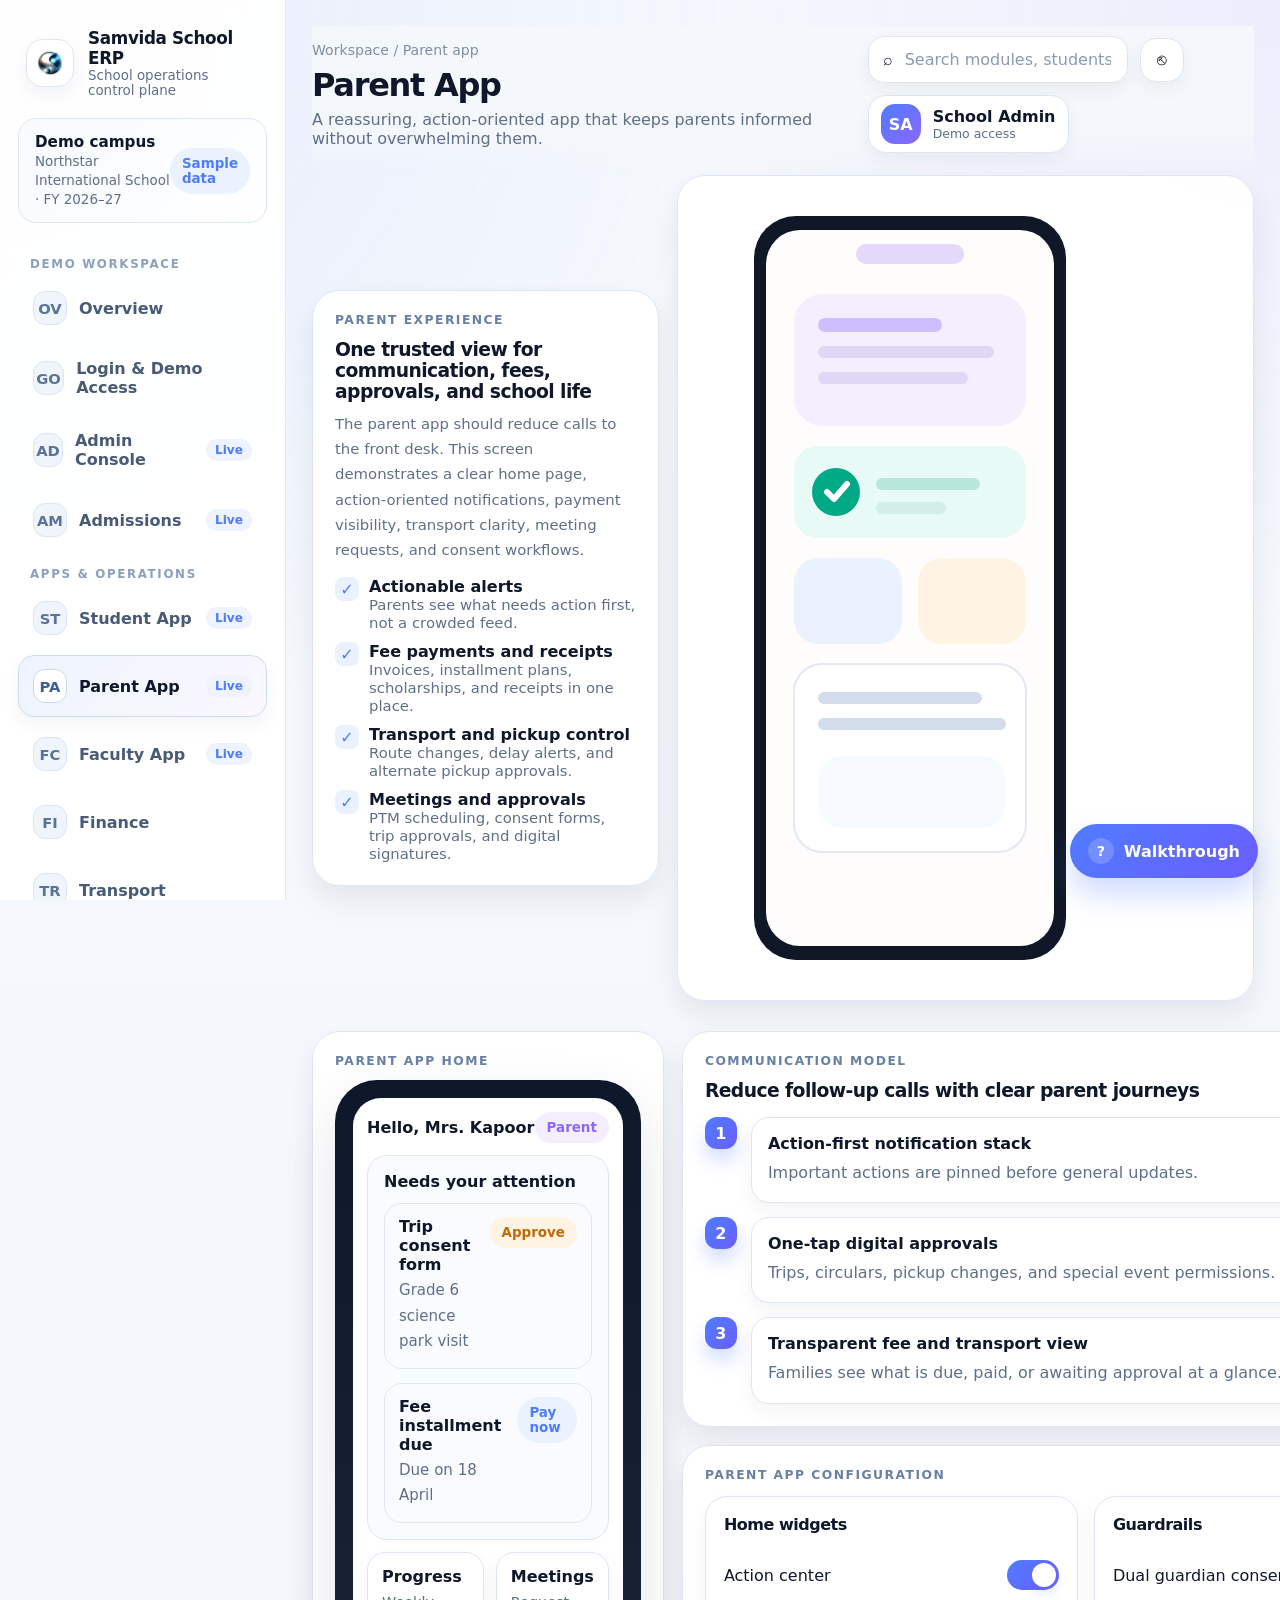
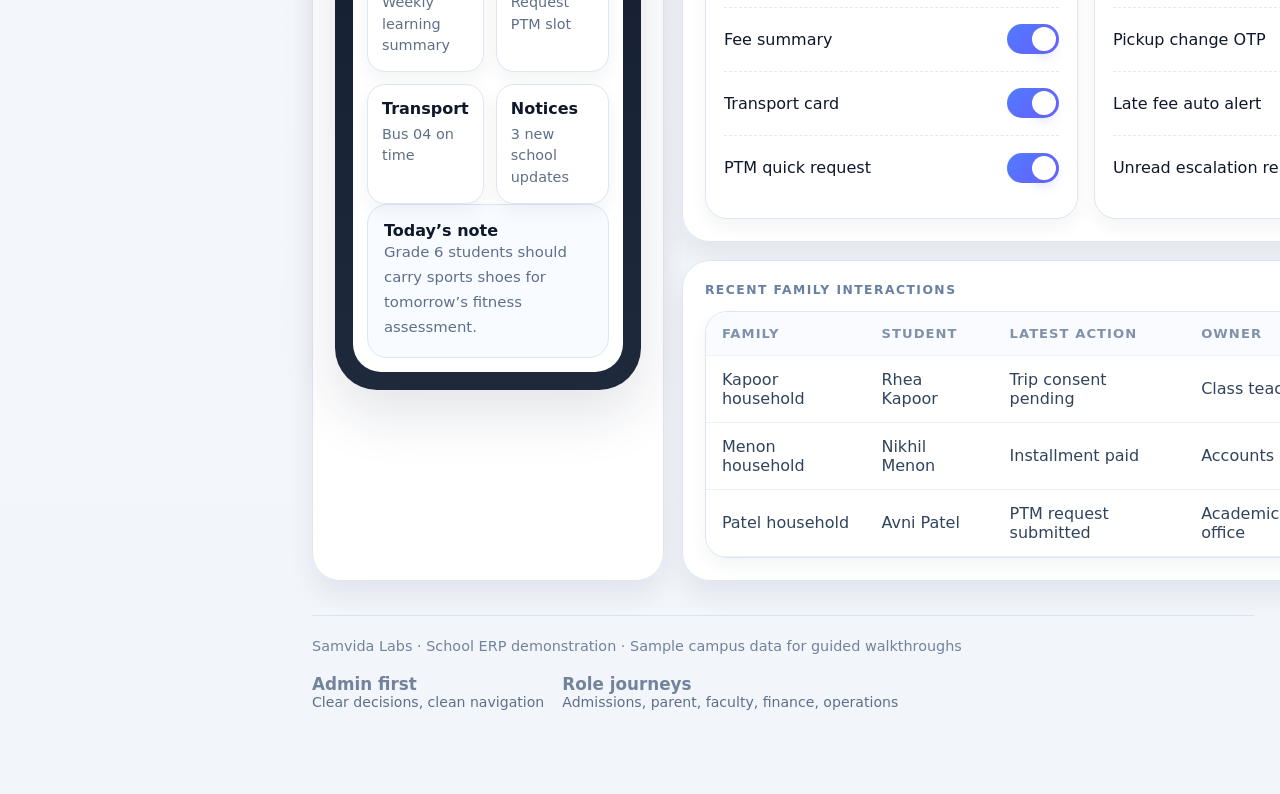
<file: mgmt-erp/parents/index.html>
<!DOCTYPE html>

<html lang="en">
<head>
<meta charset="utf-8"/>
<meta content="width=device-width,initial-scale=1" name="viewport"/>
<title>Parent App · Samvida School ERP Cloud</title>
<meta content="Elegant school ERP demonstration for admissions, academics, parent engagement, finance, transport, and operations." name="description"/>
<link href="../assets/img/samvida-logo.png" rel="icon"/>
<link href="../assets/css/styles.css" rel="stylesheet"/>
</head>
<body data-demo-experience="school-erp">
<div class="admin-shell">
<aside class="sidebar">
<a class="brand-lockup" href="../index.html">
<img alt="Samvida Labs logo" src="../assets/img/samvida-logo.png"/>
<div>
<div class="brand-title">Samvida School ERP</div>
<div class="brand-subtitle">School operations control plane</div>
</div>
</a>
<div class="workspace-switcher">
<div>
<strong>Demo campus</strong>
<span>Northstar International School · FY 2026–27</span>
</div>
<span class="status blue" data-tooltip="Sample campus records are preloaded for guided walkthroughs.">Sample data</span>
</div>
<div class="nav-label">Demo workspace</div><div class="nav-group"><a class="nav-link" data-nav-path="/index.html" href="../index.html">
<span style="display:flex;align-items:center;gap:12px"><span class="nav-icon">OV</span><span>Overview</span></span>
</a><a class="nav-link" data-nav-path="/login/" href="../login/">
<span style="display:flex;align-items:center;gap:12px"><span class="nav-icon">GO</span><span>Login &amp; Demo Access</span></span>
</a><a class="nav-link" data-nav-path="/console/" href="../console/">
<span style="display:flex;align-items:center;gap:12px"><span class="nav-icon">AD</span><span>Admin Console</span></span>
<span class="nav-badge">Live</span>
</a><a class="nav-link" data-nav-path="/admissions/" href="../admissions/">
<span style="display:flex;align-items:center;gap:12px"><span class="nav-icon">AM</span><span>Admissions</span></span>
<span class="nav-badge">Live</span>
</a></div><div class="nav-label">Apps &amp; operations</div><div class="nav-group"><a class="nav-link" data-nav-path="/students/" href="../students/">
<span style="display:flex;align-items:center;gap:12px"><span class="nav-icon">ST</span><span>Student App</span></span>
<span class="nav-badge">Live</span>
</a><a class="nav-link" data-nav-path="/parents/" href="../parents/">
<span style="display:flex;align-items:center;gap:12px"><span class="nav-icon">PA</span><span>Parent App</span></span>
<span class="nav-badge">Live</span>
</a><a class="nav-link" data-nav-path="/faculty/" href="../faculty/">
<span style="display:flex;align-items:center;gap:12px"><span class="nav-icon">FC</span><span>Faculty App</span></span>
<span class="nav-badge">Live</span>
</a><a class="nav-link" data-nav-path="/finance/" href="../finance/">
<span style="display:flex;align-items:center;gap:12px"><span class="nav-icon">FI</span><span>Finance</span></span>
</a><a class="nav-link" data-nav-path="/transport/" href="../transport/">
<span style="display:flex;align-items:center;gap:12px"><span class="nav-icon">TR</span><span>Transport</span></span>
</a><a class="nav-link" data-nav-path="/communications/" href="../communications/">
<span style="display:flex;align-items:center;gap:12px"><span class="nav-icon">CM</span><span>Communications</span></span>
</a><a class="nav-link" data-nav-path="/reports/" href="../reports/">
<span style="display:flex;align-items:center;gap:12px"><span class="nav-icon">RP</span><span>Reports</span></span>
</a></div><div class="nav-label">Administration</div><div class="nav-group"><a class="nav-link" data-nav-path="/settings/" href="../settings/">
<span style="display:flex;align-items:center;gap:12px"><span class="nav-icon">CF</span><span>Settings</span></span>
</a><a class="nav-link" data-nav-path="/fault-desk/" href="../fault-desk/">
<span style="display:flex;align-items:center;gap:12px"><span class="nav-icon">FD</span><span>Fault Desk</span></span>
</a><a class="nav-link" data-nav-path="/sitemap/" href="../sitemap/">
<span style="display:flex;align-items:center;gap:12px"><span class="nav-icon">SM</span><span>Sitemap</span></span>
</a></div>
</aside>
<main class="main">
<div class="toolbar">
<div>
<div class="breadcrumbs">Workspace / Parent app</div>
<h1>Parent App</h1>
<p>A reassuring, action-oriented app that keeps parents informed without overwhelming them.</p>
</div>
<div class="toolbar-actions">
<div class="search">
<span>⌕</span>
<input placeholder="Search modules, students, routes, settings…" type="text"/>
</div>
<button aria-label="Notifications" class="icon-btn">⎋</button>
<div class="user-chip">
<div class="avatar">SA</div>
<div>
<strong>School Admin</strong>
<div class="xsmall muted">Demo access</div>
</div>
</div>
</div>
</div>
<section class="app-preview">
<div class="card">
<div class="eyebrow">Parent experience</div>
<h3>One trusted view for communication, fees, approvals, and school life</h3>
<p class="note">The parent app should reduce calls to the front desk. This screen demonstrates a clear home page, action-oriented notifications, payment visibility, transport clarity, meeting requests, and consent workflows.</p>
<div class="feature-list">
<div class="feature"><span class="tick">✓</span><div><strong>Actionable alerts</strong><div class="note">Parents see what needs action first, not a crowded feed.</div></div></div>
<div class="feature"><span class="tick">✓</span><div><strong>Fee payments and receipts</strong><div class="note">Invoices, installment plans, scholarships, and receipts in one place.</div></div></div>
<div class="feature"><span class="tick">✓</span><div><strong>Transport and pickup control</strong><div class="note">Route changes, delay alerts, and alternate pickup approvals.</div></div></div>
<div class="feature"><span class="tick">✓</span><div><strong>Meetings and approvals</strong><div class="note">PTM scheduling, consent forms, trip approvals, and digital signatures.</div></div></div>
</div>
</div>
<div class="card">
<img alt="Parent app illustration" src="../assets/img/parent-phone.svg"/>
</div>
</section>
<section class="section cards-2">
<div class="card">
<div class="eyebrow">Parent app home</div>
<div class="mobile-frame">
<div class="mobile-screen">
<div class="mobile-header"><strong>Hello, Mrs. Kapoor</strong><span class="status purple">Parent</span></div>
<div class="screen-card">
<strong>Needs your attention</strong>
<div class="list" style="margin-top:12px">
<div class="list-item compact"><div><strong>Trip consent form</strong><p>Grade 6 science park visit</p></div><span class="status amber">Approve</span></div>
<div class="list-item compact"><div><strong>Fee installment due</strong><p>Due on 18 April</p></div><span class="status blue">Pay now</span></div>
</div>
</div>
<div class="app-grid">
<div class="app-tile"><strong>Progress</strong><p>Weekly learning summary</p></div>
<div class="app-tile"><strong>Meetings</strong><p>Request PTM slot</p></div>
<div class="app-tile"><strong>Transport</strong><p>Bus 04 on time</p></div>
<div class="app-tile"><strong>Notices</strong><p>3 new school updates</p></div>
</div>
<div class="screen-card"><strong>Today’s note</strong><p class="note">Grade 6 students should carry sports shoes for tomorrow’s fitness assessment.</p></div>
</div>
</div>
</div>
<div class="stack">
<div class="card">
<div class="eyebrow">Communication model</div>
<h3>Reduce follow-up calls with clear parent journeys</h3>
<div class="timeline" style="margin-top:16px">
<div class="timeline-step"><div class="pin">1</div><div class="body"><strong>Action-first notification stack</strong><p>Important actions are pinned before general updates.</p></div></div>
<div class="timeline-step"><div class="pin">2</div><div class="body"><strong>One-tap digital approvals</strong><p>Trips, circulars, pickup changes, and special event permissions.</p></div></div>
<div class="timeline-step"><div class="pin">3</div><div class="body"><strong>Transparent fee and transport view</strong><p>Families see what is due, paid, or awaiting approval at a glance.</p></div></div>
</div>
</div>
<div class="card">
<div class="eyebrow">Parent app configuration</div>
<div class="config-grid" style="margin-top:14px">
<div class="config-card">
<h4>Home widgets</h4>
<div class="toggle-row"><span>Action center</span><span class="toggle on"></span></div>
<div class="toggle-row"><span>Fee summary</span><span class="toggle on"></span></div>
<div class="toggle-row"><span>Transport card</span><span class="toggle on"></span></div>
<div class="toggle-row"><span>PTM quick request</span><span class="toggle on"></span></div>
</div>
<div class="config-card">
<h4>Guardrails</h4>
<div class="toggle-row"><span>Dual guardian consent</span><span class="toggle"></span></div>
<div class="toggle-row"><span>Pickup change OTP</span><span class="toggle on"></span></div>
<div class="toggle-row"><span>Late fee auto alert</span><span class="toggle on"></span></div>
<div class="toggle-row"><span>Unread escalation reminders</span><span class="toggle on"></span></div>
</div>
</div>
</div>
<div class="card">
<div class="eyebrow">Recent family interactions</div>
<div class="table-wrap" style="margin-top:14px">
<table class="table">
<thead><tr><th>Family</th><th>Student</th><th>Latest action</th><th>Owner</th><th>Status</th></tr></thead>
<tbody>
<tr><td>Kapoor household</td><td>Rhea Kapoor</td><td>Trip consent pending</td><td>Class teacher</td><td><span class="status amber">Awaiting</span></td></tr>
<tr><td>Menon household</td><td>Nikhil Menon</td><td>Installment paid</td><td>Accounts</td><td><span class="status green">Complete</span></td></tr>
<tr><td>Patel household</td><td>Avni Patel</td><td>PTM request submitted</td><td>Academic office</td><td><span class="status blue">Scheduled</span></td></tr>
</tbody>
</table>
</div>
</div>
</div>
</section>
<div class="footer">
<div>Samvida Labs · School ERP demonstration · Sample campus data for guided walkthroughs</div>
<div class="inline-stats">
<div class="inline-stat"><strong>Admin first</strong><span>Clear decisions, clean navigation</span></div>
<div class="inline-stat"><strong>Role journeys</strong><span>Admissions, parent, faculty, finance, operations</span></div>
</div>
</div>
</main>
</div>
<script src="../assets/js/app.js"></script>
</body>
</html>
</file>
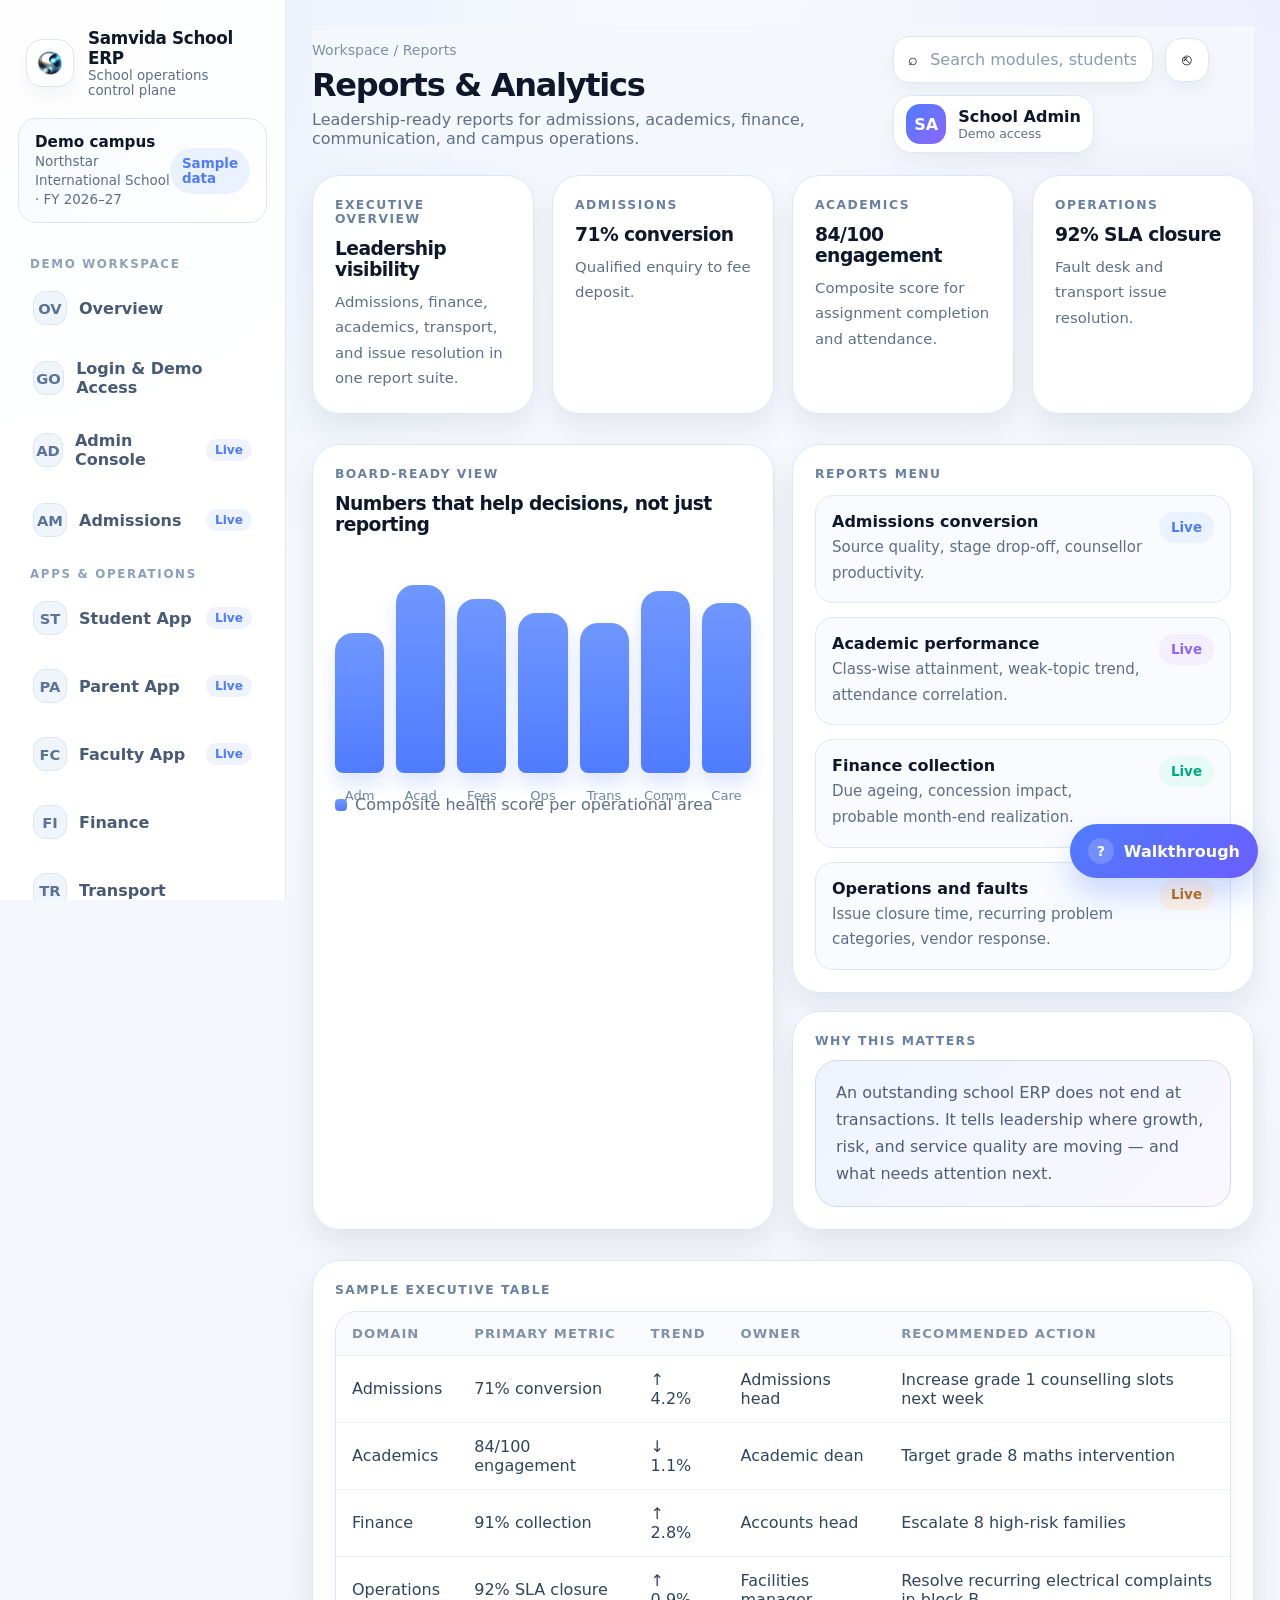
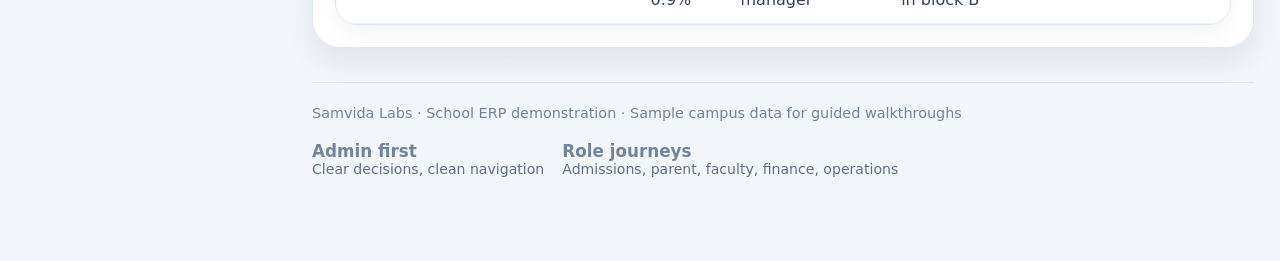
<file: mgmt-erp/reports/index.html>
<!DOCTYPE html>

<html lang="en">
<head>
<meta charset="utf-8"/>
<meta content="width=device-width,initial-scale=1" name="viewport"/>
<title>Reports &amp; Analytics · Samvida School ERP Cloud</title>
<meta content="Elegant school ERP demonstration for admissions, academics, parent engagement, finance, transport, and operations." name="description"/>
<link href="../assets/img/samvida-logo.png" rel="icon"/>
<link href="../assets/css/styles.css" rel="stylesheet"/>
</head>
<body data-demo-experience="school-erp">
<div class="admin-shell">
<aside class="sidebar">
<a class="brand-lockup" href="../index.html">
<img alt="Samvida Labs logo" src="../assets/img/samvida-logo.png"/>
<div>
<div class="brand-title">Samvida School ERP</div>
<div class="brand-subtitle">School operations control plane</div>
</div>
</a>
<div class="workspace-switcher">
<div>
<strong>Demo campus</strong>
<span>Northstar International School · FY 2026–27</span>
</div>
<span class="status blue" data-tooltip="Sample campus records are preloaded for guided walkthroughs.">Sample data</span>
</div>
<div class="nav-label">Demo workspace</div><div class="nav-group"><a class="nav-link" data-nav-path="/index.html" href="../index.html">
<span style="display:flex;align-items:center;gap:12px"><span class="nav-icon">OV</span><span>Overview</span></span>
</a><a class="nav-link" data-nav-path="/login/" href="../login/">
<span style="display:flex;align-items:center;gap:12px"><span class="nav-icon">GO</span><span>Login &amp; Demo Access</span></span>
</a><a class="nav-link" data-nav-path="/console/" href="../console/">
<span style="display:flex;align-items:center;gap:12px"><span class="nav-icon">AD</span><span>Admin Console</span></span>
<span class="nav-badge">Live</span>
</a><a class="nav-link" data-nav-path="/admissions/" href="../admissions/">
<span style="display:flex;align-items:center;gap:12px"><span class="nav-icon">AM</span><span>Admissions</span></span>
<span class="nav-badge">Live</span>
</a></div><div class="nav-label">Apps &amp; operations</div><div class="nav-group"><a class="nav-link" data-nav-path="/students/" href="../students/">
<span style="display:flex;align-items:center;gap:12px"><span class="nav-icon">ST</span><span>Student App</span></span>
<span class="nav-badge">Live</span>
</a><a class="nav-link" data-nav-path="/parents/" href="../parents/">
<span style="display:flex;align-items:center;gap:12px"><span class="nav-icon">PA</span><span>Parent App</span></span>
<span class="nav-badge">Live</span>
</a><a class="nav-link" data-nav-path="/faculty/" href="../faculty/">
<span style="display:flex;align-items:center;gap:12px"><span class="nav-icon">FC</span><span>Faculty App</span></span>
<span class="nav-badge">Live</span>
</a><a class="nav-link" data-nav-path="/finance/" href="../finance/">
<span style="display:flex;align-items:center;gap:12px"><span class="nav-icon">FI</span><span>Finance</span></span>
</a><a class="nav-link" data-nav-path="/transport/" href="../transport/">
<span style="display:flex;align-items:center;gap:12px"><span class="nav-icon">TR</span><span>Transport</span></span>
</a><a class="nav-link" data-nav-path="/communications/" href="../communications/">
<span style="display:flex;align-items:center;gap:12px"><span class="nav-icon">CM</span><span>Communications</span></span>
</a><a class="nav-link" data-nav-path="/reports/" href="../reports/">
<span style="display:flex;align-items:center;gap:12px"><span class="nav-icon">RP</span><span>Reports</span></span>
</a></div><div class="nav-label">Administration</div><div class="nav-group"><a class="nav-link" data-nav-path="/settings/" href="../settings/">
<span style="display:flex;align-items:center;gap:12px"><span class="nav-icon">CF</span><span>Settings</span></span>
</a><a class="nav-link" data-nav-path="/fault-desk/" href="../fault-desk/">
<span style="display:flex;align-items:center;gap:12px"><span class="nav-icon">FD</span><span>Fault Desk</span></span>
</a><a class="nav-link" data-nav-path="/sitemap/" href="../sitemap/">
<span style="display:flex;align-items:center;gap:12px"><span class="nav-icon">SM</span><span>Sitemap</span></span>
</a></div>
</aside>
<main class="main">
<div class="toolbar">
<div>
<div class="breadcrumbs">Workspace / Reports</div>
<h1>Reports &amp; Analytics</h1>
<p>Leadership-ready reports for admissions, academics, finance, communication, and campus operations.</p>
</div>
<div class="toolbar-actions">
<div class="search">
<span>⌕</span>
<input placeholder="Search modules, students, routes, settings…" type="text"/>
</div>
<button aria-label="Notifications" class="icon-btn">⎋</button>
<div class="user-chip">
<div class="avatar">SA</div>
<div>
<strong>School Admin</strong>
<div class="xsmall muted">Demo access</div>
</div>
</div>
</div>
</div>
<section class="cards-4">
<div class="card"><div class="eyebrow">Executive overview</div><h3>Leadership visibility</h3><p class="note">Admissions, finance, academics, transport, and issue resolution in one report suite.</p></div>
<div class="card purple"><div class="eyebrow">Admissions</div><h3>71% conversion</h3><p class="note">Qualified enquiry to fee deposit.</p></div>
<div class="card green"><div class="eyebrow">Academics</div><h3>84/100 engagement</h3><p class="note">Composite score for assignment completion and attendance.</p></div>
<div class="card amber"><div class="eyebrow">Operations</div><h3>92% SLA closure</h3><p class="note">Fault desk and transport issue resolution.</p></div>
</section>
<section class="section cards-2">
<div class="card">
<div class="eyebrow">Board-ready view</div>
<h3>Numbers that help decisions, not just reporting</h3>
<div class="chart-bars" style="margin-top:28px">
<div class="bar" data-label="Adm" style="height:140px"></div>
<div class="bar" data-label="Acad" style="height:188px"></div>
<div class="bar" data-label="Fees" style="height:174px"></div>
<div class="bar" data-label="Ops" style="height:160px"></div>
<div class="bar" data-label="Trans" style="height:150px"></div>
<div class="bar" data-label="Comm" style="height:182px"></div>
<div class="bar" data-label="Care" style="height:170px"></div>
</div>
<div class="chart-legend"><span><i></i> Composite health score per operational area</span></div>
</div>
<div class="stack">
<div class="card">
<div class="eyebrow">Reports menu</div>
<div class="list" style="margin-top:14px">
<div class="list-item"><div><strong>Admissions conversion</strong><p>Source quality, stage drop-off, counsellor productivity.</p></div><span class="status blue">Live</span></div>
<div class="list-item"><div><strong>Academic performance</strong><p>Class-wise attainment, weak-topic trend, attendance correlation.</p></div><span class="status purple">Live</span></div>
<div class="list-item"><div><strong>Finance collection</strong><p>Due ageing, concession impact, probable month-end realization.</p></div><span class="status green">Live</span></div>
<div class="list-item"><div><strong>Operations and faults</strong><p>Issue closure time, recurring problem categories, vendor response.</p></div><span class="status amber">Live</span></div>
</div>
</div>
<div class="card">
<div class="eyebrow">Why this matters</div>
<div class="callout">An outstanding school ERP does not end at transactions. It tells leadership where growth, risk, and service quality are moving — and what needs attention next.</div>
</div>
</div>
</section>
<section class="section">
<div class="card">
<div class="eyebrow">Sample executive table</div>
<div class="table-wrap" style="margin-top:14px">
<table class="table">
<thead><tr><th>Domain</th><th>Primary metric</th><th>Trend</th><th>Owner</th><th>Recommended action</th></tr></thead>
<tbody>
<tr><td>Admissions</td><td>71% conversion</td><td>↑ 4.2%</td><td>Admissions head</td><td>Increase grade 1 counselling slots next week</td></tr>
<tr><td>Academics</td><td>84/100 engagement</td><td>↓ 1.1%</td><td>Academic dean</td><td>Target grade 8 maths intervention</td></tr>
<tr><td>Finance</td><td>91% collection</td><td>↑ 2.8%</td><td>Accounts head</td><td>Escalate 8 high-risk families</td></tr>
<tr><td>Operations</td><td>92% SLA closure</td><td>↑ 0.9%</td><td>Facilities manager</td><td>Resolve recurring electrical complaints in block B</td></tr>
</tbody>
</table>
</div>
</div>
</section>
<div class="footer">
<div>Samvida Labs · School ERP demonstration · Sample campus data for guided walkthroughs</div>
<div class="inline-stats">
<div class="inline-stat"><strong>Admin first</strong><span>Clear decisions, clean navigation</span></div>
<div class="inline-stat"><strong>Role journeys</strong><span>Admissions, parent, faculty, finance, operations</span></div>
</div>
</div>
</main>
</div>
<script src="../assets/js/app.js"></script>
</body>
</html>
</file>
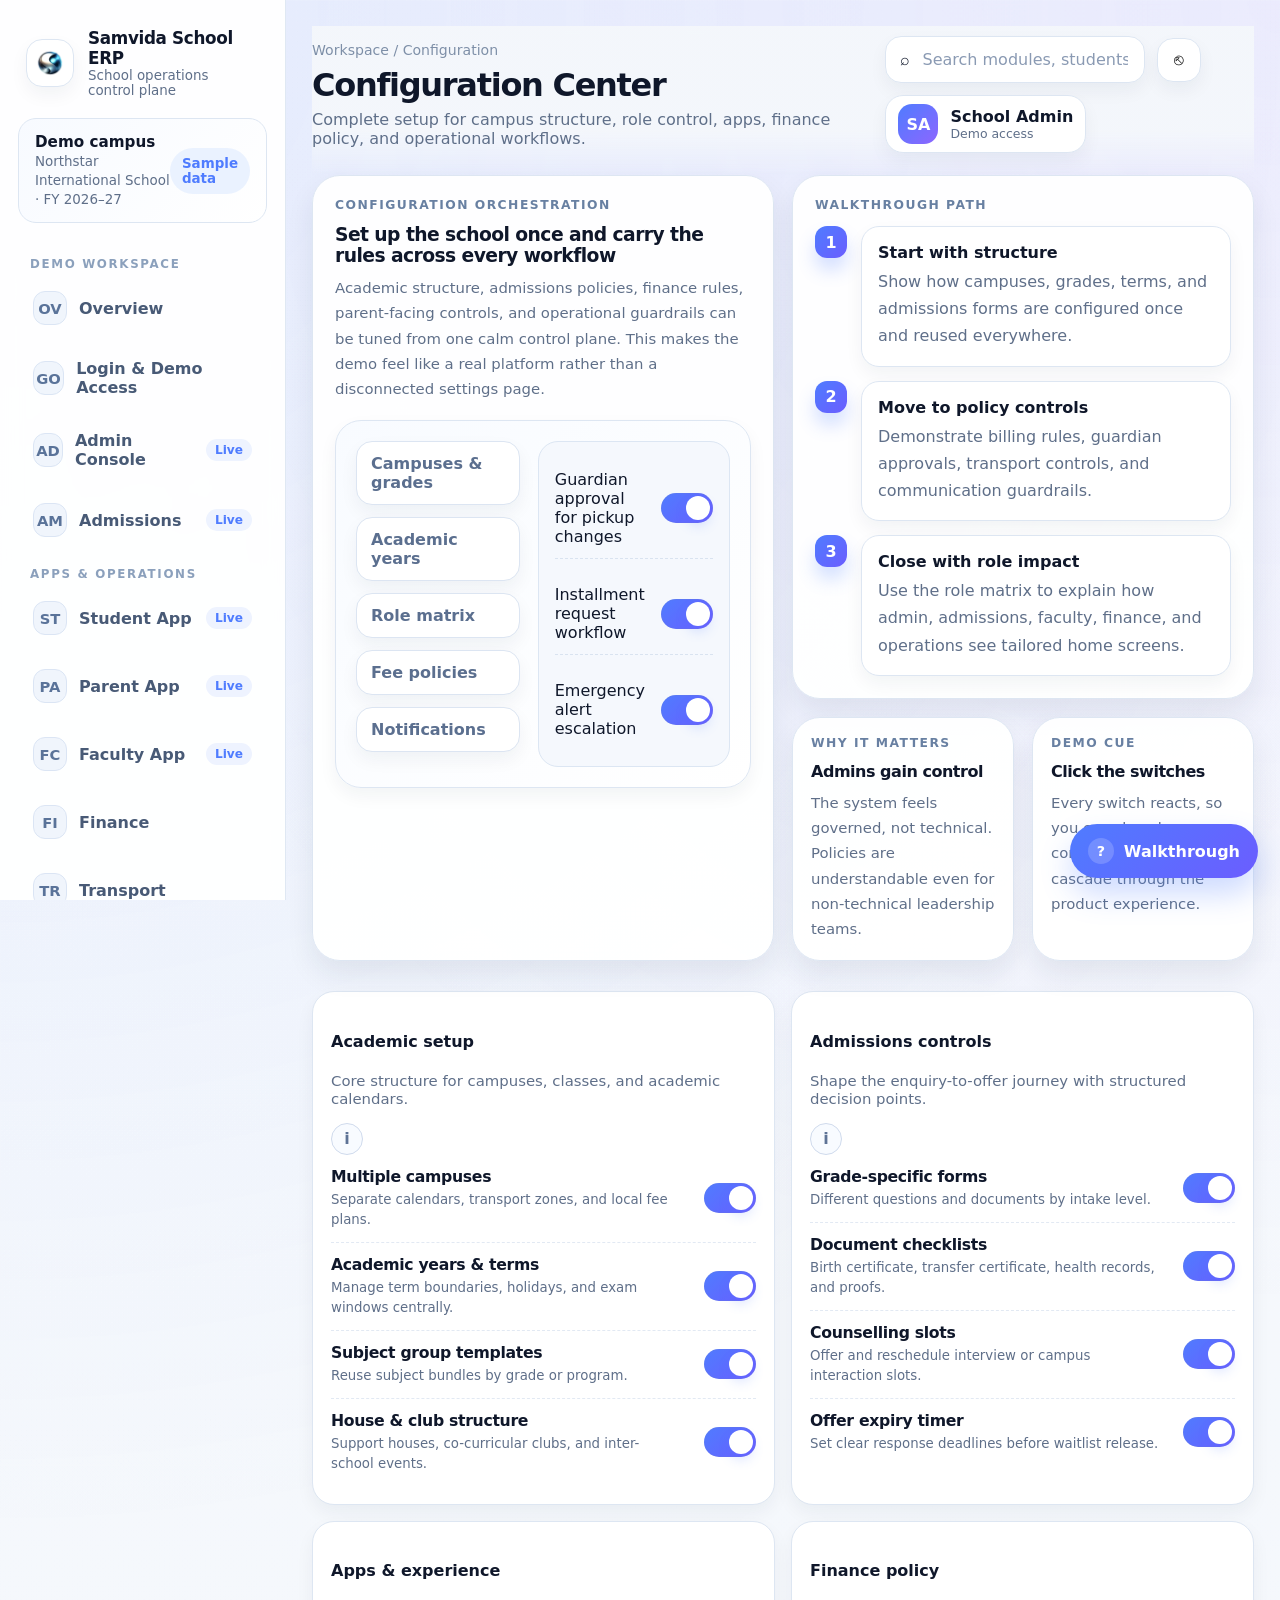
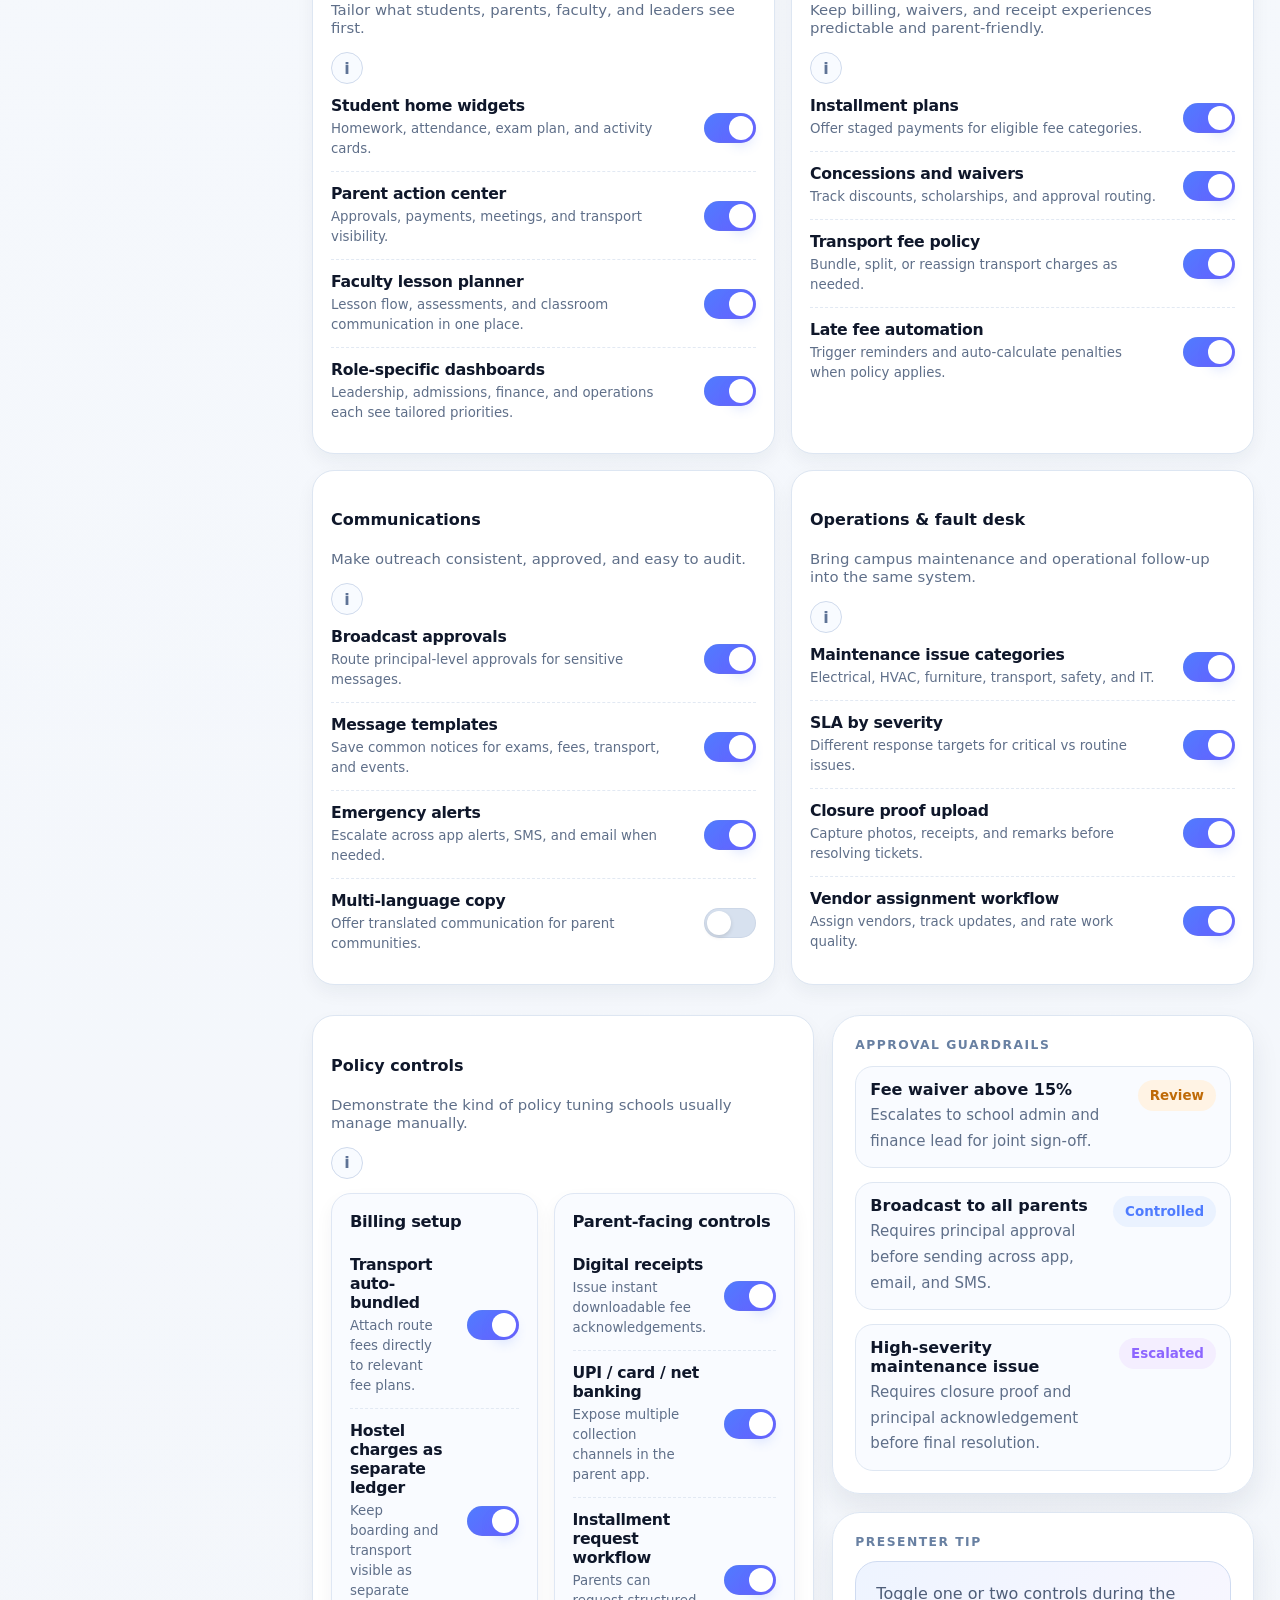
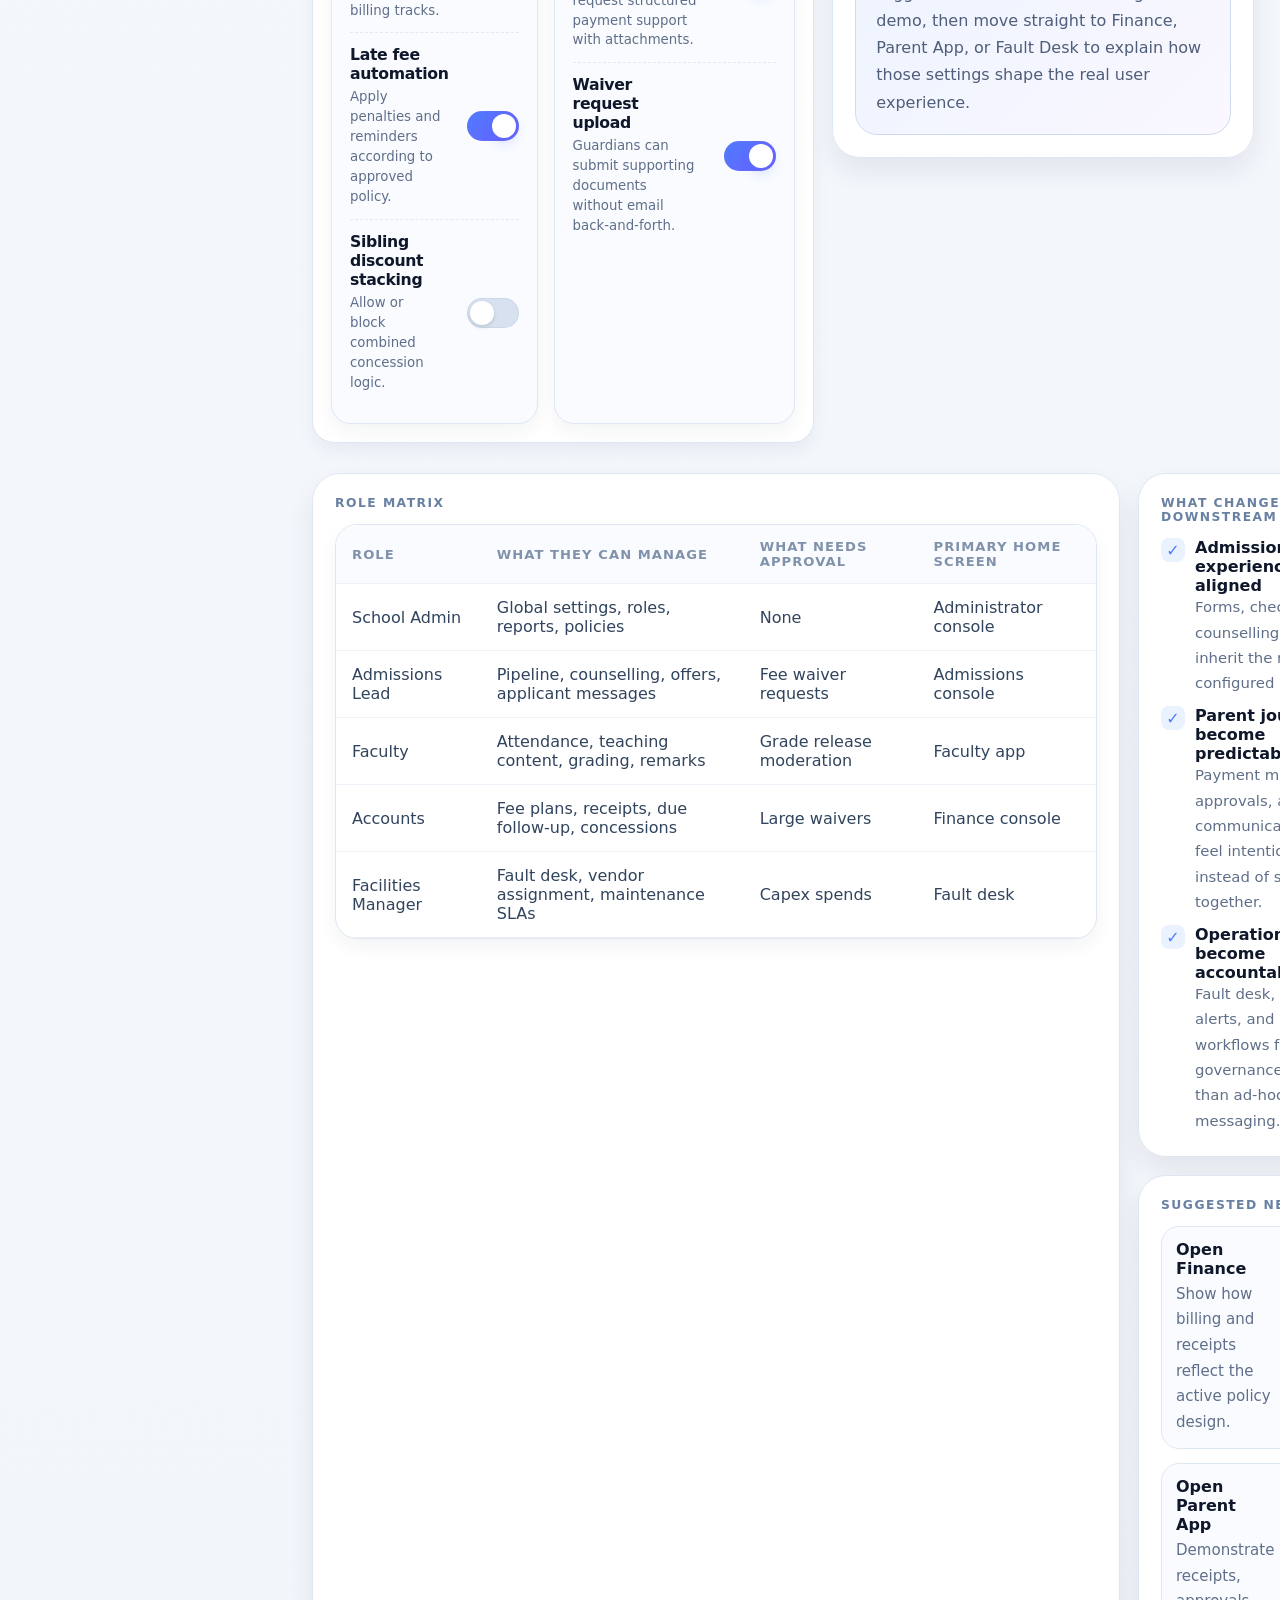
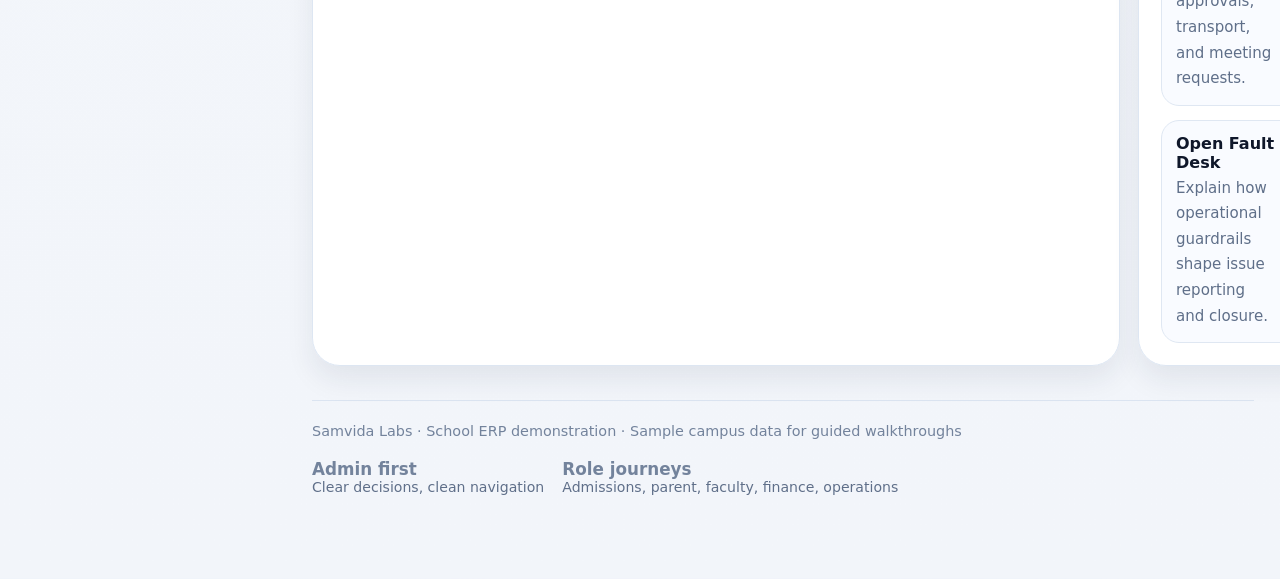
<file: mgmt-erp/settings/index.html>
<!DOCTYPE html>

<html lang="en">
<head>
<meta charset="utf-8"/>
<meta content="width=device-width,initial-scale=1" name="viewport"/>
<title>Configuration Center · Samvida School ERP Cloud</title>
<meta content="Elegant school ERP demonstration for admissions, academics, parent engagement, finance, transport, and operations." name="description"/>
<link href="../assets/img/samvida-logo.png" rel="icon"/>
<link href="../assets/css/styles.css" rel="stylesheet"/>
</head>
<body data-demo-experience="school-erp">
<div class="admin-shell">
<aside class="sidebar">
<a class="brand-lockup" href="../index.html">
<img alt="Samvida Labs logo" src="../assets/img/samvida-logo.png"/>
<div>
<div class="brand-title">Samvida School ERP</div>
<div class="brand-subtitle">School operations control plane</div>
</div>
</a>
<div class="workspace-switcher">
<div>
<strong>Demo campus</strong>
<span>Northstar International School · FY 2026–27</span>
</div>
<span class="status blue" data-tooltip="Sample campus records are preloaded for guided walkthroughs.">Sample data</span>
</div>
<div class="nav-label">Demo workspace</div><div class="nav-group"><a class="nav-link" data-nav-path="/index.html" href="../index.html">
<span style="display:flex;align-items:center;gap:12px"><span class="nav-icon">OV</span><span>Overview</span></span>
</a><a class="nav-link" data-nav-path="/login/" href="../login/">
<span style="display:flex;align-items:center;gap:12px"><span class="nav-icon">GO</span><span>Login &amp; Demo Access</span></span>
</a><a class="nav-link" data-nav-path="/console/" href="../console/">
<span style="display:flex;align-items:center;gap:12px"><span class="nav-icon">AD</span><span>Admin Console</span></span>
<span class="nav-badge">Live</span>
</a><a class="nav-link" data-nav-path="/admissions/" href="../admissions/">
<span style="display:flex;align-items:center;gap:12px"><span class="nav-icon">AM</span><span>Admissions</span></span>
<span class="nav-badge">Live</span>
</a></div><div class="nav-label">Apps &amp; operations</div><div class="nav-group"><a class="nav-link" data-nav-path="/students/" href="../students/">
<span style="display:flex;align-items:center;gap:12px"><span class="nav-icon">ST</span><span>Student App</span></span>
<span class="nav-badge">Live</span>
</a><a class="nav-link" data-nav-path="/parents/" href="../parents/">
<span style="display:flex;align-items:center;gap:12px"><span class="nav-icon">PA</span><span>Parent App</span></span>
<span class="nav-badge">Live</span>
</a><a class="nav-link" data-nav-path="/faculty/" href="../faculty/">
<span style="display:flex;align-items:center;gap:12px"><span class="nav-icon">FC</span><span>Faculty App</span></span>
<span class="nav-badge">Live</span>
</a><a class="nav-link" data-nav-path="/finance/" href="../finance/">
<span style="display:flex;align-items:center;gap:12px"><span class="nav-icon">FI</span><span>Finance</span></span>
</a><a class="nav-link" data-nav-path="/transport/" href="../transport/">
<span style="display:flex;align-items:center;gap:12px"><span class="nav-icon">TR</span><span>Transport</span></span>
</a><a class="nav-link" data-nav-path="/communications/" href="../communications/">
<span style="display:flex;align-items:center;gap:12px"><span class="nav-icon">CM</span><span>Communications</span></span>
</a><a class="nav-link" data-nav-path="/reports/" href="../reports/">
<span style="display:flex;align-items:center;gap:12px"><span class="nav-icon">RP</span><span>Reports</span></span>
</a></div><div class="nav-label">Administration</div><div class="nav-group"><a class="nav-link" data-nav-path="/settings/" href="../settings/">
<span style="display:flex;align-items:center;gap:12px"><span class="nav-icon">CF</span><span>Settings</span></span>
</a><a class="nav-link" data-nav-path="/fault-desk/" href="../fault-desk/">
<span style="display:flex;align-items:center;gap:12px"><span class="nav-icon">FD</span><span>Fault Desk</span></span>
</a><a class="nav-link" data-nav-path="/sitemap/" href="../sitemap/">
<span style="display:flex;align-items:center;gap:12px"><span class="nav-icon">SM</span><span>Sitemap</span></span>
</a></div>
</aside>
<main class="main">
<div class="toolbar">
<div>
<div class="breadcrumbs">Workspace / Configuration</div>
<h1>Configuration Center</h1>
<p>Complete setup for campus structure, role control, apps, finance policy, and operational workflows.</p>
</div>
<div class="toolbar-actions">
<div class="search">
<span>⌕</span>
<input placeholder="Search modules, students, routes, settings…" type="text"/>
</div>
<button aria-label="Notifications" class="icon-btn">⎋</button>
<div class="user-chip">
<div class="avatar">SA</div>
<div>
<strong>School Admin</strong>
<div class="xsmall muted">Demo access</div>
</div>
</div>
</div>
</div>
<section class="cards-2">
<div class="card">
<div class="eyebrow">Configuration orchestration</div>
<h3>Set up the school once and carry the rules across every workflow</h3>
<p class="note">Academic structure, admissions policies, finance rules, parent-facing controls, and operational guardrails can be tuned from one calm control plane. This makes the demo feel like a real platform rather than a disconnected settings page.</p>
<div class="config-preview" style="margin-top:18px">
<div class="preview-column">
<span class="preview-pill">Campuses &amp; grades</span>
<span class="preview-pill">Academic years</span>
<span class="preview-pill">Role matrix</span>
<span class="preview-pill">Fee policies</span>
<span class="preview-pill">Notifications</span>
</div>
<div class="preview-pane">
<div class="preview-setting"><span>Guardian approval for pickup changes</span><span class="toggle on" data-tooltip="Pickup changes require authorized guardian confirmation before transport rosters update."></span></div>
<div class="preview-setting"><span>Installment request workflow</span><span class="toggle on" data-tooltip="Finance can open, approve, or reject installment requests with a clear audit trail."></span></div>
<div class="preview-setting"><span>Emergency alert escalation</span><span class="toggle on" data-tooltip="Critical notices can escalate to app alerts, SMS, and email in sequence."></span></div>
</div>
</div>
</div>
<div class="stack">
<div class="card">
<div class="eyebrow">Walkthrough path</div>
<div class="timeline" style="margin-top:14px">
<div class="timeline-step"><div class="pin">1</div><div class="body"><strong>Start with structure</strong><p>Show how campuses, grades, terms, and admissions forms are configured once and reused everywhere.</p></div></div>
<div class="timeline-step"><div class="pin">2</div><div class="body"><strong>Move to policy controls</strong><p>Demonstrate billing rules, guardian approvals, transport controls, and communication guardrails.</p></div></div>
<div class="timeline-step"><div class="pin">3</div><div class="body"><strong>Close with role impact</strong><p>Use the role matrix to explain how admin, admissions, faculty, finance, and operations see tailored home screens.</p></div></div>
</div>
</div>
<div class="cards-2 compact-pair">
<div class="card green">
<div class="eyebrow">Why it matters</div>
<h4>Admins gain control</h4>
<p class="note">The system feels governed, not technical. Policies are understandable even for non-technical leadership teams.</p>
</div>
<div class="card purple">
<div class="eyebrow">Demo cue</div>
<h4>Click the switches</h4>
<p class="note">Every switch reacts, so you can show how configuration decisions cascade through the product experience.</p>
</div>
</div>
</div>
</section>
<section class="section config-grid">
<div class="config-card">
<div class="row"><div><h4>Academic setup</h4><p class="note">Core structure for campuses, classes, and academic calendars.</p></div><button class="help-dot" data-tooltip="These settings shape timetables, reports, admissions forms, and student journeys.">i</button></div>
<div class="toggle-row"><div class="toggle-copy"><strong>Multiple campuses</strong><small>Separate calendars, transport zones, and local fee plans.</small></div><span class="toggle on" data-tooltip="Useful for schools operating multiple branches or a main school plus junior campus."></span></div>
<div class="toggle-row"><div class="toggle-copy"><strong>Academic years &amp; terms</strong><small>Manage term boundaries, holidays, and exam windows centrally.</small></div><span class="toggle on" data-tooltip="Ensures attendance, gradebooks, and fee schedules follow the same academic cycle."></span></div>
<div class="toggle-row"><div class="toggle-copy"><strong>Subject group templates</strong><small>Reuse subject bundles by grade or program.</small></div><span class="toggle on" data-tooltip="Helps create new sections quickly without rebuilding subject groups from scratch."></span></div>
<div class="toggle-row"><div class="toggle-copy"><strong>House &amp; club structure</strong><small>Support houses, co-curricular clubs, and inter-school events.</small></div><span class="toggle on" data-tooltip="Feeds leaderboards, attendance, and event participation experiences."></span></div>
</div>
<div class="config-card">
<div class="row"><div><h4>Admissions controls</h4><p class="note">Shape the enquiry-to-offer journey with structured decision points.</p></div><button class="help-dot" data-tooltip="These controls keep the admissions team aligned across documents, counselling, and offers.">i</button></div>
<div class="toggle-row"><div class="toggle-copy"><strong>Grade-specific forms</strong><small>Different questions and documents by intake level.</small></div><span class="toggle on" data-tooltip="Nursery, primary, middle school, and senior school can each collect different details."></span></div>
<div class="toggle-row"><div class="toggle-copy"><strong>Document checklists</strong><small>Birth certificate, transfer certificate, health records, and proofs.</small></div><span class="toggle on" data-tooltip="Lets the admissions desk track completion without relying on separate spreadsheets."></span></div>
<div class="toggle-row"><div class="toggle-copy"><strong>Counselling slots</strong><small>Offer and reschedule interview or campus interaction slots.</small></div><span class="toggle on" data-tooltip="This creates a predictable admissions rhythm for staff and parents."></span></div>
<div class="toggle-row"><div class="toggle-copy"><strong>Offer expiry timer</strong><small>Set clear response deadlines before waitlist release.</small></div><span class="toggle on" data-tooltip="Improves offer conversion and keeps seat allocation transparent."></span></div>
</div>
<div class="config-card">
<div class="row"><div><h4>Apps &amp; experience</h4><p class="note">Tailor what students, parents, faculty, and leaders see first.</p></div><button class="help-dot" data-tooltip="A strong ERP should let each role land on the right actions without clutter.">i</button></div>
<div class="toggle-row"><div class="toggle-copy"><strong>Student home widgets</strong><small>Homework, attendance, exam plan, and activity cards.</small></div><span class="toggle on" data-tooltip="The student home screen becomes a daily action center rather than a generic dashboard."></span></div>
<div class="toggle-row"><div class="toggle-copy"><strong>Parent action center</strong><small>Approvals, payments, meetings, and transport visibility.</small></div><span class="toggle on" data-tooltip="Parents can act quickly without calling the front office for routine requests."></span></div>
<div class="toggle-row"><div class="toggle-copy"><strong>Faculty lesson planner</strong><small>Lesson flow, assessments, and classroom communication in one place.</small></div><span class="toggle on" data-tooltip="Reduces switching across separate tools for class management."></span></div>
<div class="toggle-row"><div class="toggle-copy"><strong>Role-specific dashboards</strong><small>Leadership, admissions, finance, and operations each see tailored priorities.</small></div><span class="toggle on" data-tooltip="This is one of the strongest differentiation points in the demo."></span></div>
</div>
<div class="config-card">
<div class="row"><div><h4>Finance policy</h4><p class="note">Keep billing, waivers, and receipt experiences predictable and parent-friendly.</p></div><button class="help-dot" data-tooltip="These rules influence fee schedules, communications, collections, and concession workflows.">i</button></div>
<div class="toggle-row"><div class="toggle-copy"><strong>Installment plans</strong><small>Offer staged payments for eligible fee categories.</small></div><span class="toggle on" data-tooltip="Helpful for school groups that support structured payment options."></span></div>
<div class="toggle-row"><div class="toggle-copy"><strong>Concessions and waivers</strong><small>Track discounts, scholarships, and approval routing.</small></div><span class="toggle on" data-tooltip="Approvers can review evidence, remarks, and final decisions in one flow."></span></div>
<div class="toggle-row"><div class="toggle-copy"><strong>Transport fee policy</strong><small>Bundle, split, or reassign transport charges as needed.</small></div><span class="toggle on" data-tooltip="Useful when schools need route-based pricing or transport-specific collections."></span></div>
<div class="toggle-row"><div class="toggle-copy"><strong>Late fee automation</strong><small>Trigger reminders and auto-calculate penalties when policy applies.</small></div><span class="toggle on" data-tooltip="Demonstrates clear fee follow-up without manual spreadsheets."></span></div>
</div>
<div class="config-card">
<div class="row"><div><h4>Communications</h4><p class="note">Make outreach consistent, approved, and easy to audit.</p></div><button class="help-dot" data-tooltip="Schools often need message templates, approvals, and emergency channels controlled centrally.">i</button></div>
<div class="toggle-row"><div class="toggle-copy"><strong>Broadcast approvals</strong><small>Route principal-level approvals for sensitive messages.</small></div><span class="toggle on" data-tooltip="Prevents accidental mass communication and supports governance."></span></div>
<div class="toggle-row"><div class="toggle-copy"><strong>Message templates</strong><small>Save common notices for exams, fees, transport, and events.</small></div><span class="toggle on" data-tooltip="Improves speed and consistency for operational communication."></span></div>
<div class="toggle-row"><div class="toggle-copy"><strong>Emergency alerts</strong><small>Escalate across app alerts, SMS, and email when needed.</small></div><span class="toggle on" data-tooltip="Useful during transport delays, safety incidents, or urgent closures."></span></div>
<div class="toggle-row"><div class="toggle-copy"><strong>Multi-language copy</strong><small>Offer translated communication for parent communities.</small></div><span class="toggle" data-tooltip="Can be turned on later for schools serving multilingual parent groups."></span></div>
</div>
<div class="config-card">
<div class="row"><div><h4>Operations &amp; fault desk</h4><p class="note">Bring campus maintenance and operational follow-up into the same system.</p></div><button class="help-dot" data-tooltip="Facilities teams need clear categories, SLAs, and closure evidence to keep operations transparent.">i</button></div>
<div class="toggle-row"><div class="toggle-copy"><strong>Maintenance issue categories</strong><small>Electrical, HVAC, furniture, transport, safety, and IT.</small></div><span class="toggle on" data-tooltip="Categorization makes vendor assignment and SLA tracking far easier."></span></div>
<div class="toggle-row"><div class="toggle-copy"><strong>SLA by severity</strong><small>Different response targets for critical vs routine issues.</small></div><span class="toggle on" data-tooltip="This is a strong operational differentiator when presenting the product."></span></div>
<div class="toggle-row"><div class="toggle-copy"><strong>Closure proof upload</strong><small>Capture photos, receipts, and remarks before resolving tickets.</small></div><span class="toggle on" data-tooltip="Prevents incomplete closure and strengthens accountability."></span></div>
<div class="toggle-row"><div class="toggle-copy"><strong>Vendor assignment workflow</strong><small>Assign vendors, track updates, and rate work quality.</small></div><span class="toggle on" data-tooltip="Shows that facilities management is treated as a real operating function, not an afterthought."></span></div>
</div>
</section>
<section class="section cards-2 policy-grid">
<div class="config-card policy-card">
<div class="row"><div><h4>Policy controls</h4><p class="note">Demonstrate the kind of policy tuning schools usually manage manually.</p></div><button class="help-dot" data-tooltip="These are especially useful during demos because leadership teams immediately understand their operational value.">i</button></div>
<div class="sub-policy-grid" style="margin-top:14px">
<div class="sub-policy-panel">
<h5>Billing setup</h5>
<div class="toggle-row"><div class="toggle-copy"><strong>Transport auto-bundled</strong><small>Attach route fees directly to relevant fee plans.</small></div><span class="toggle on" data-tooltip="Transport fees appear automatically whenever the student has an active route."></span></div>
<div class="toggle-row"><div class="toggle-copy"><strong>Hostel charges as separate ledger</strong><small>Keep boarding and transport visible as separate billing tracks.</small></div><span class="toggle on" data-tooltip="Useful for campuses with boarding or mixed day-school structures."></span></div>
<div class="toggle-row"><div class="toggle-copy"><strong>Late fee automation</strong><small>Apply penalties and reminders according to approved policy.</small></div><span class="toggle on" data-tooltip="Shows how collections and parent communication stay aligned."></span></div>
<div class="toggle-row"><div class="toggle-copy"><strong>Sibling discount stacking</strong><small>Allow or block combined concession logic.</small></div><span class="toggle" data-tooltip="This is a common policy question from trustees and finance teams."></span></div>
</div>
<div class="sub-policy-panel">
<h5>Parent-facing controls</h5>
<div class="toggle-row"><div class="toggle-copy"><strong>Digital receipts</strong><small>Issue instant downloadable fee acknowledgements.</small></div><span class="toggle on" data-tooltip="Helps reduce calls to the accounts desk after payments."></span></div>
<div class="toggle-row"><div class="toggle-copy"><strong>UPI / card / net banking</strong><small>Expose multiple collection channels in the parent app.</small></div><span class="toggle on" data-tooltip="This is often a key buying point for school finance teams."></span></div>
<div class="toggle-row"><div class="toggle-copy"><strong>Installment request workflow</strong><small>Parents can request structured payment support with attachments.</small></div><span class="toggle on" data-tooltip="Lets schools balance empathy with documented approvals."></span></div>
<div class="toggle-row"><div class="toggle-copy"><strong>Waiver request upload</strong><small>Guardians can submit supporting documents without email back-and-forth.</small></div><span class="toggle on" data-tooltip="Makes finance workflows more transparent and easier to audit."></span></div>
</div>
</div>
</div>
<div class="stack">
<div class="card">
<div class="eyebrow">Approval guardrails</div>
<div class="list" style="margin-top:14px">
<div class="list-item compact"><div><strong>Fee waiver above 15%</strong><p>Escalates to school admin and finance lead for joint sign-off.</p></div><span class="status amber">Review</span></div>
<div class="list-item compact"><div><strong>Broadcast to all parents</strong><p>Requires principal approval before sending across app, email, and SMS.</p></div><span class="status blue">Controlled</span></div>
<div class="list-item compact"><div><strong>High-severity maintenance issue</strong><p>Requires closure proof and principal acknowledgement before final resolution.</p></div><span class="status purple">Escalated</span></div>
</div>
</div>
<div class="card purple">
<div class="eyebrow">Presenter tip</div>
<div class="callout">Toggle one or two controls during the demo, then move straight to Finance, Parent App, or Fault Desk to explain how those settings shape the real user experience.</div>
</div>
</div>
</section>
<section class="section cards-2">
<div class="card">
<div class="eyebrow">Role matrix</div>
<div class="table-wrap" style="margin-top:14px">
<table class="table">
<thead><tr><th>Role</th><th>What they can manage</th><th>What needs approval</th><th>Primary home screen</th></tr></thead>
<tbody>
<tr><td>School Admin</td><td>Global settings, roles, reports, policies</td><td>None</td><td>Administrator console</td></tr>
<tr><td>Admissions Lead</td><td>Pipeline, counselling, offers, applicant messages</td><td>Fee waiver requests</td><td>Admissions console</td></tr>
<tr><td>Faculty</td><td>Attendance, teaching content, grading, remarks</td><td>Grade release moderation</td><td>Faculty app</td></tr>
<tr><td>Accounts</td><td>Fee plans, receipts, due follow-up, concessions</td><td>Large waivers</td><td>Finance console</td></tr>
<tr><td>Facilities Manager</td><td>Fault desk, vendor assignment, maintenance SLAs</td><td>Capex spends</td><td>Fault desk</td></tr>
</tbody>
</table>
</div>
</div>
<div class="stack">
<div class="card">
<div class="eyebrow">What changes downstream</div>
<div class="feature-list">
<div class="feature"><div class="tick">✓</div><div><strong>Admissions experience stays aligned</strong><p class="note">Forms, checklists, counselling, and offers inherit the rules configured here.</p></div></div>
<div class="feature"><div class="tick">✓</div><div><strong>Parent journeys become predictable</strong><p class="note">Payment methods, approvals, and communication rules feel intentional instead of stitched together.</p></div></div>
<div class="feature"><div class="tick">✓</div><div><strong>Operations become accountable</strong><p class="note">Fault desk, transport alerts, and closure workflows follow governance rather than ad-hoc messaging.</p></div></div>
</div>
</div>
<div class="card green">
<div class="eyebrow">Suggested next click</div>
<div class="list" style="margin-top:14px">
<a class="list-item compact" href="../finance/"><div><strong>Open Finance</strong><p>Show how billing and receipts reflect the active policy design.</p></div><span class="status green">Next</span></a>
<a class="list-item compact" href="../parents/"><div><strong>Open Parent App</strong><p>Demonstrate receipts, approvals, transport, and meeting requests.</p></div><span class="status blue">Next</span></a>
<a class="list-item compact" href="../fault-desk/"><div><strong>Open Fault Desk</strong><p>Explain how operational guardrails shape issue reporting and closure.</p></div><span class="status purple">Next</span></a>
</div>
</div>
</div>
</section>
<div class="footer">
<div>Samvida Labs · School ERP demonstration · Sample campus data for guided walkthroughs</div>
<div class="inline-stats">
<div class="inline-stat"><strong>Admin first</strong><span>Clear decisions, clean navigation</span></div>
<div class="inline-stat"><strong>Role journeys</strong><span>Admissions, parent, faculty, finance, operations</span></div>
</div>
</div>
</main>
</div>
<script src="../assets/js/app.js"></script>
</body>
</html>
</file>
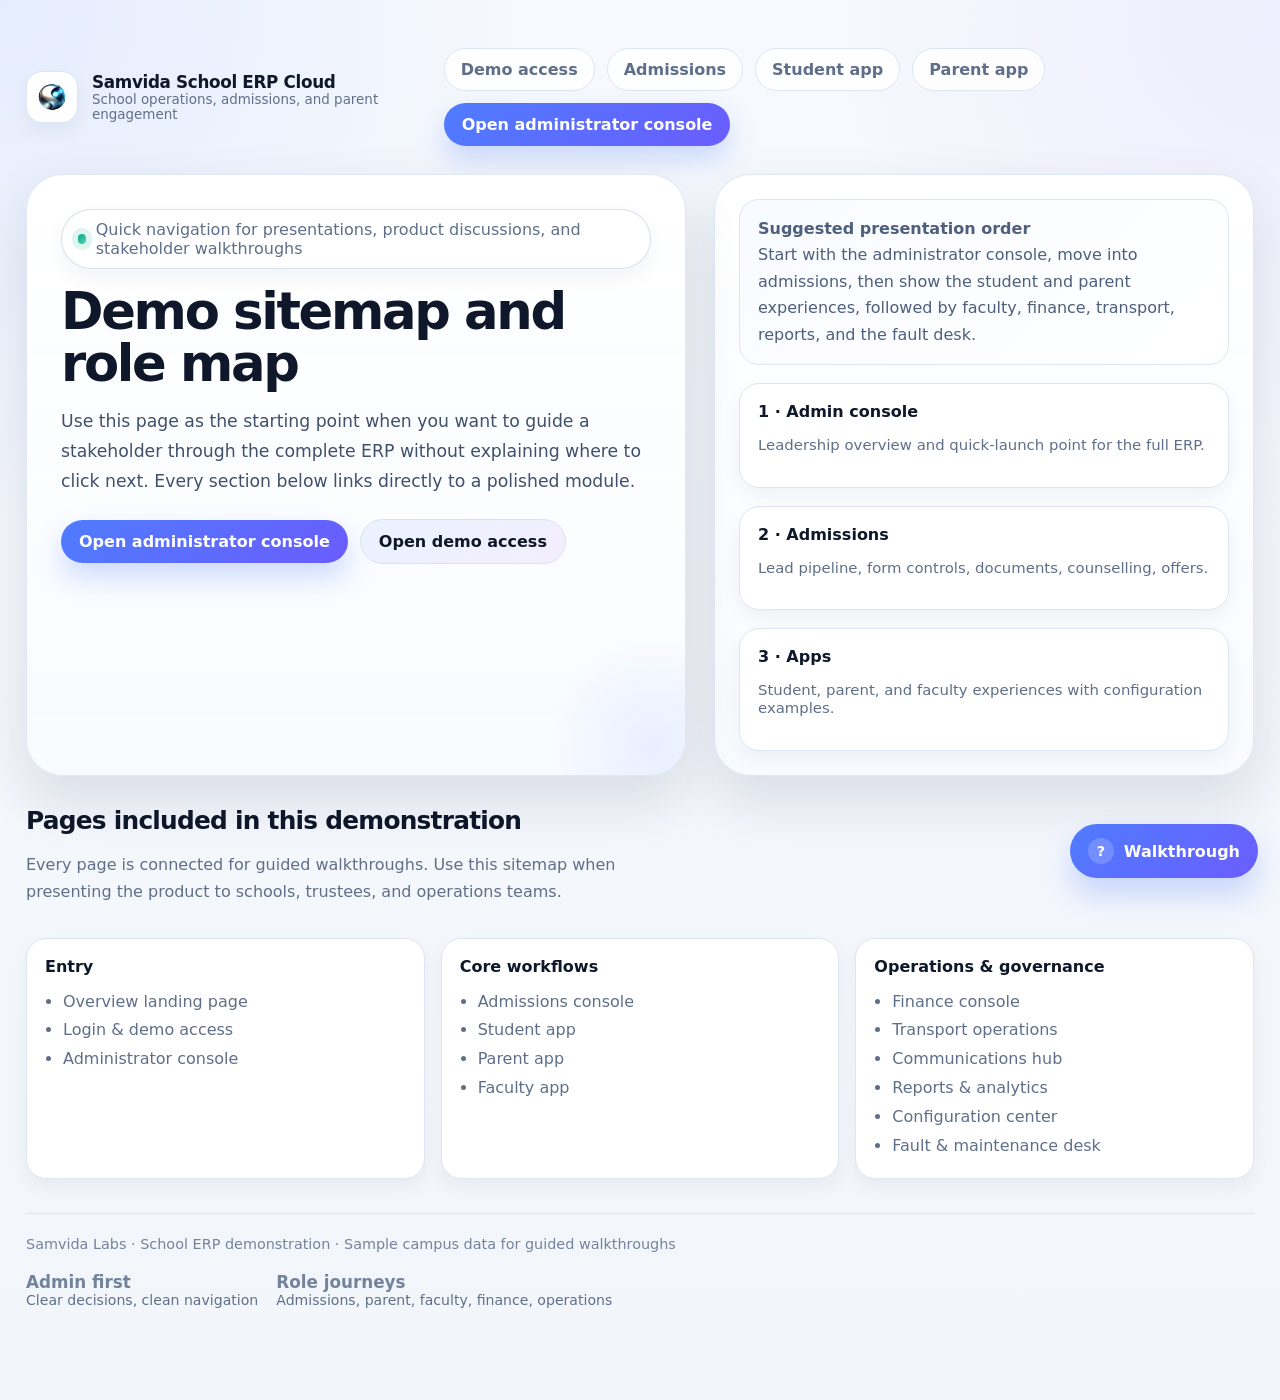
<file: mgmt-erp/sitemap/index.html>
<!DOCTYPE html>

<html lang="en">
<head>
<meta charset="utf-8"/>
<meta content="width=device-width,initial-scale=1" name="viewport"/>
<title>Sitemap · Samvida School ERP Cloud</title>
<meta content="Elegant school ERP demonstration for admissions, academics, parent engagement, finance, transport, and operations." name="description"/>
<link href="../assets/img/samvida-logo.png" rel="icon"/>
<link href="../assets/css/styles.css" rel="stylesheet"/>
</head>
<body data-demo-experience="school-erp">
<div class="page-wrap">
<header class="top-nav">
<a class="brand-lockup" href="../index.html">
<img alt="Samvida Labs logo" src="../assets/img/samvida-logo.png"/>
<div>
<div class="brand-title">Samvida School ERP Cloud</div>
<div class="brand-subtitle">School operations, admissions, and parent engagement</div>
</div>
</a>
<div class="top-actions">
<a class="pill-link" href="../login/">Demo access</a>
<a class="pill-link" href="../admissions/">Admissions</a>
<a class="pill-link" href="../students/">Student app</a>
<a class="pill-link" href="../parents/">Parent app</a>
<a class="cta" href="../console/">Open administrator console</a>
</div>
</header>
<section class="hero-grid">
<div class="hero-card">
<span class="demo-badge"><span class="dot"></span> Quick navigation for presentations, product discussions, and stakeholder walkthroughs</span>
<h1>Demo sitemap and role map</h1>
<p>Use this page as the starting point when you want to guide a stakeholder through the complete ERP without explaining where to click next. Every section below links directly to a polished module.</p>
<div class="top-actions" style="justify-content:flex-start">
<a class="cta" href="../console/">Open administrator console</a>
<a class="cta soft" href="../login/">Open demo access</a>
</div>
</div>
<div class="illustration-card">
<div class="soft-note">
<strong>Suggested presentation order</strong><br/>
      Start with the administrator console, move into admissions, then show the student and parent experiences, followed by faculty, finance, transport, reports, and the fault desk.
    </div>
<div class="stack">
<div class="flow-card"><strong>1 · Admin console</strong><p class="note">Leadership overview and quick-launch point for the full ERP.</p></div>
<div class="flow-card"><strong>2 · Admissions</strong><p class="note">Lead pipeline, form controls, documents, counselling, offers.</p></div>
<div class="flow-card"><strong>3 · Apps</strong><p class="note">Student, parent, and faculty experiences with configuration examples.</p></div>
</div>
</div>
</section>
<section class="section">
<div class="section-title-row">
<div>
<h2 class="section-title">Pages included in this demonstration</h2>
<p class="section-copy">Every page is connected for guided walkthroughs. Use this sitemap when presenting the product to schools, trustees, and operations teams.</p>
</div>
</div>
<div class="sitemap-links">
<div class="group">
<strong>Entry</strong>
<ul>
<li><a href="../index.html">Overview landing page</a></li>
<li><a href="../login/">Login &amp; demo access</a></li>
<li><a href="../console/">Administrator console</a></li>
</ul>
</div>
<div class="group">
<strong>Core workflows</strong>
<ul>
<li><a href="../admissions/">Admissions console</a></li>
<li><a href="../students/">Student app</a></li>
<li><a href="../parents/">Parent app</a></li>
<li><a href="../faculty/">Faculty app</a></li>
</ul>
</div>
<div class="group">
<strong>Operations &amp; governance</strong>
<ul>
<li><a href="../finance/">Finance console</a></li>
<li><a href="../transport/">Transport operations</a></li>
<li><a href="../communications/">Communications hub</a></li>
<li><a href="../reports/">Reports &amp; analytics</a></li>
<li><a href="../settings/">Configuration center</a></li>
<li><a href="../fault-desk/">Fault &amp; maintenance desk</a></li>
</ul>
</div>
</div>
</section>
<div class="footer">
<div>Samvida Labs · School ERP demonstration · Sample campus data for guided walkthroughs</div>
<div class="inline-stats">
<div class="inline-stat"><strong>Admin first</strong><span>Clear decisions, clean navigation</span></div>
<div class="inline-stat"><strong>Role journeys</strong><span>Admissions, parent, faculty, finance, operations</span></div>
</div>
</div>
</div>
<script src="../assets/js/app.js"></script>
</body>
</html>
</file>
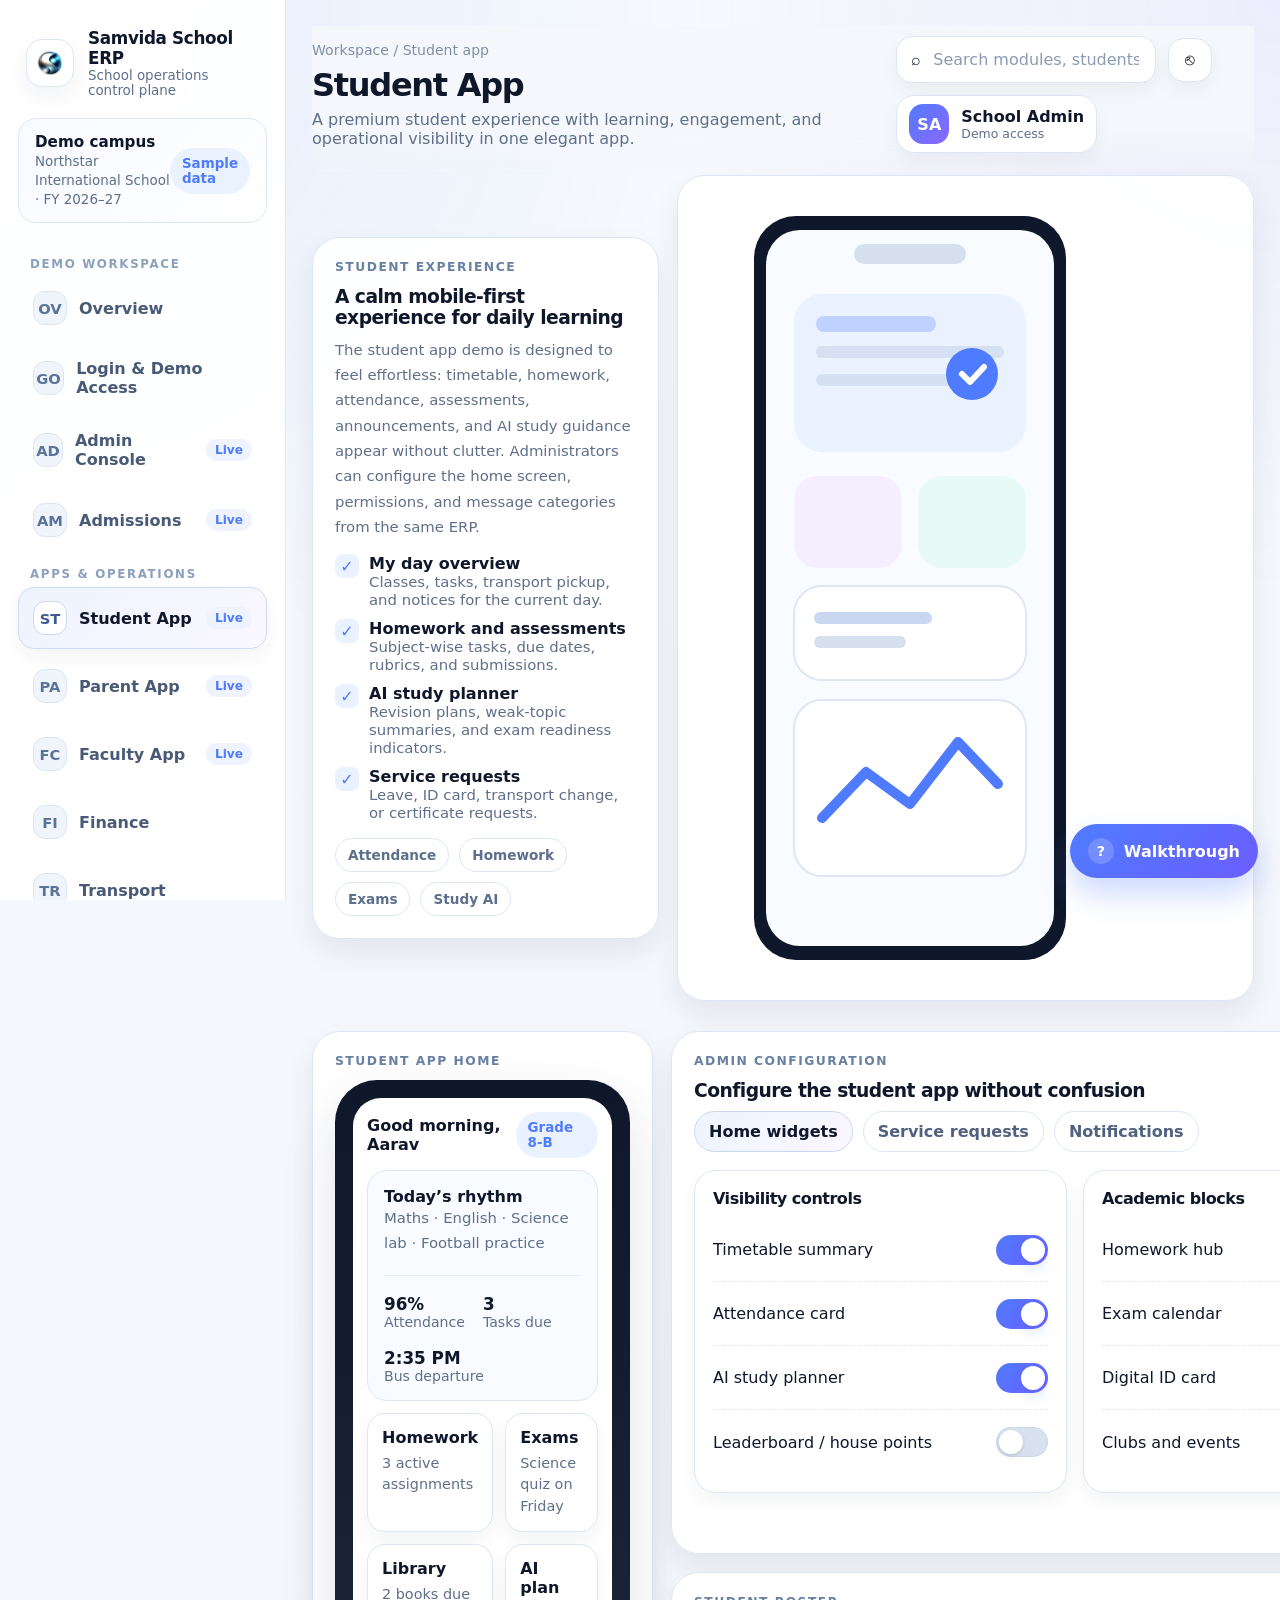
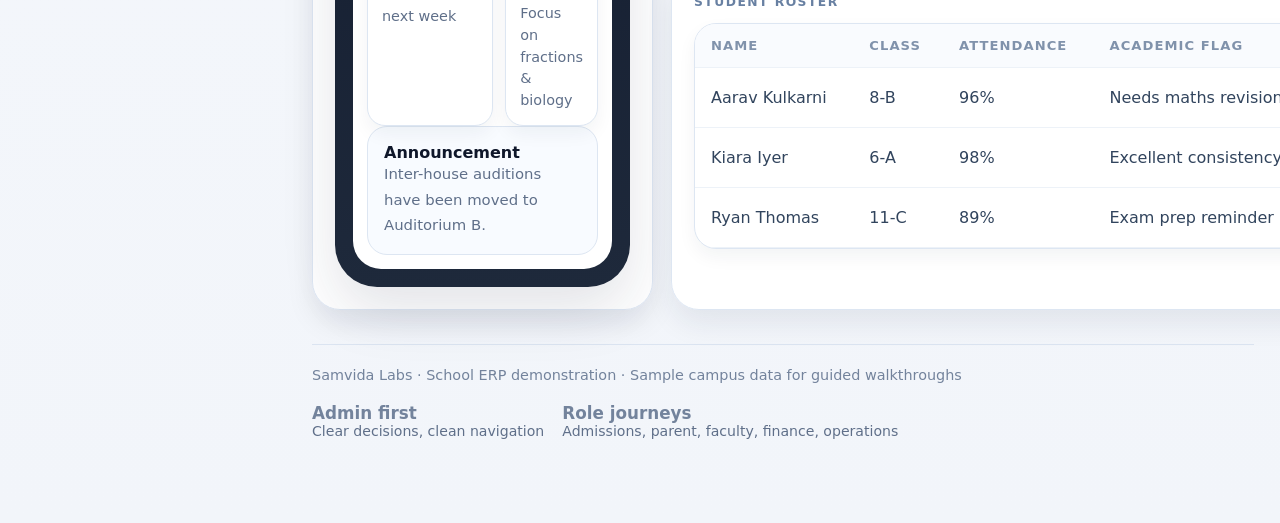
<file: mgmt-erp/students/index.html>
<!DOCTYPE html>

<html lang="en">
<head>
<meta charset="utf-8"/>
<meta content="width=device-width,initial-scale=1" name="viewport"/>
<title>Student App · Samvida School ERP Cloud</title>
<meta content="Elegant school ERP demonstration for admissions, academics, parent engagement, finance, transport, and operations." name="description"/>
<link href="../assets/img/samvida-logo.png" rel="icon"/>
<link href="../assets/css/styles.css" rel="stylesheet"/>
</head>
<body data-demo-experience="school-erp">
<div class="admin-shell">
<aside class="sidebar">
<a class="brand-lockup" href="../index.html">
<img alt="Samvida Labs logo" src="../assets/img/samvida-logo.png"/>
<div>
<div class="brand-title">Samvida School ERP</div>
<div class="brand-subtitle">School operations control plane</div>
</div>
</a>
<div class="workspace-switcher">
<div>
<strong>Demo campus</strong>
<span>Northstar International School · FY 2026–27</span>
</div>
<span class="status blue" data-tooltip="Sample campus records are preloaded for guided walkthroughs.">Sample data</span>
</div>
<div class="nav-label">Demo workspace</div><div class="nav-group"><a class="nav-link" data-nav-path="/index.html" href="../index.html">
<span style="display:flex;align-items:center;gap:12px"><span class="nav-icon">OV</span><span>Overview</span></span>
</a><a class="nav-link" data-nav-path="/login/" href="../login/">
<span style="display:flex;align-items:center;gap:12px"><span class="nav-icon">GO</span><span>Login &amp; Demo Access</span></span>
</a><a class="nav-link" data-nav-path="/console/" href="../console/">
<span style="display:flex;align-items:center;gap:12px"><span class="nav-icon">AD</span><span>Admin Console</span></span>
<span class="nav-badge">Live</span>
</a><a class="nav-link" data-nav-path="/admissions/" href="../admissions/">
<span style="display:flex;align-items:center;gap:12px"><span class="nav-icon">AM</span><span>Admissions</span></span>
<span class="nav-badge">Live</span>
</a></div><div class="nav-label">Apps &amp; operations</div><div class="nav-group"><a class="nav-link" data-nav-path="/students/" href="../students/">
<span style="display:flex;align-items:center;gap:12px"><span class="nav-icon">ST</span><span>Student App</span></span>
<span class="nav-badge">Live</span>
</a><a class="nav-link" data-nav-path="/parents/" href="../parents/">
<span style="display:flex;align-items:center;gap:12px"><span class="nav-icon">PA</span><span>Parent App</span></span>
<span class="nav-badge">Live</span>
</a><a class="nav-link" data-nav-path="/faculty/" href="../faculty/">
<span style="display:flex;align-items:center;gap:12px"><span class="nav-icon">FC</span><span>Faculty App</span></span>
<span class="nav-badge">Live</span>
</a><a class="nav-link" data-nav-path="/finance/" href="../finance/">
<span style="display:flex;align-items:center;gap:12px"><span class="nav-icon">FI</span><span>Finance</span></span>
</a><a class="nav-link" data-nav-path="/transport/" href="../transport/">
<span style="display:flex;align-items:center;gap:12px"><span class="nav-icon">TR</span><span>Transport</span></span>
</a><a class="nav-link" data-nav-path="/communications/" href="../communications/">
<span style="display:flex;align-items:center;gap:12px"><span class="nav-icon">CM</span><span>Communications</span></span>
</a><a class="nav-link" data-nav-path="/reports/" href="../reports/">
<span style="display:flex;align-items:center;gap:12px"><span class="nav-icon">RP</span><span>Reports</span></span>
</a></div><div class="nav-label">Administration</div><div class="nav-group"><a class="nav-link" data-nav-path="/settings/" href="../settings/">
<span style="display:flex;align-items:center;gap:12px"><span class="nav-icon">CF</span><span>Settings</span></span>
</a><a class="nav-link" data-nav-path="/fault-desk/" href="../fault-desk/">
<span style="display:flex;align-items:center;gap:12px"><span class="nav-icon">FD</span><span>Fault Desk</span></span>
</a><a class="nav-link" data-nav-path="/sitemap/" href="../sitemap/">
<span style="display:flex;align-items:center;gap:12px"><span class="nav-icon">SM</span><span>Sitemap</span></span>
</a></div>
</aside>
<main class="main">
<div class="toolbar">
<div>
<div class="breadcrumbs">Workspace / Student app</div>
<h1>Student App</h1>
<p>A premium student experience with learning, engagement, and operational visibility in one elegant app.</p>
</div>
<div class="toolbar-actions">
<div class="search">
<span>⌕</span>
<input placeholder="Search modules, students, routes, settings…" type="text"/>
</div>
<button aria-label="Notifications" class="icon-btn">⎋</button>
<div class="user-chip">
<div class="avatar">SA</div>
<div>
<strong>School Admin</strong>
<div class="xsmall muted">Demo access</div>
</div>
</div>
</div>
</div>
<section class="app-preview">
<div class="card">
<div class="eyebrow">Student experience</div>
<h3>A calm mobile-first experience for daily learning</h3>
<p class="note">The student app demo is designed to feel effortless: timetable, homework, attendance, assessments, announcements, and AI study guidance appear without clutter. Administrators can configure the home screen, permissions, and message categories from the same ERP.</p>
<div class="feature-list">
<div class="feature"><span class="tick">✓</span><div><strong>My day overview</strong><div class="note">Classes, tasks, transport pickup, and notices for the current day.</div></div></div>
<div class="feature"><span class="tick">✓</span><div><strong>Homework and assessments</strong><div class="note">Subject-wise tasks, due dates, rubrics, and submissions.</div></div></div>
<div class="feature"><span class="tick">✓</span><div><strong>AI study planner</strong><div class="note">Revision plans, weak-topic summaries, and exam readiness indicators.</div></div></div>
<div class="feature"><span class="tick">✓</span><div><strong>Service requests</strong><div class="note">Leave, ID card, transport change, or certificate requests.</div></div></div>
</div>
<div class="badge-row" style="margin-top:16px">
<span class="chip">Attendance</span><span class="chip">Homework</span><span class="chip">Exams</span><span class="chip">Study AI</span>
</div>
</div>
<div class="card">
<img alt="Student app illustration" src="../assets/img/student-phone.svg"/>
</div>
</section>
<section class="section cards-2">
<div class="card">
<div class="eyebrow">Student app home</div>
<div class="mobile-frame">
<div class="mobile-screen">
<div class="mobile-header"><strong>Good morning, Aarav</strong><span class="status blue">Grade 8-B</span></div>
<div class="screen-card">
<strong>Today’s rhythm</strong>
<p class="note">Maths · English · Science lab · Football practice</p>
<div class="divider"></div>
<div class="inline-stats">
<div class="inline-stat"><strong>96%</strong><span>Attendance</span></div>
<div class="inline-stat"><strong>3</strong><span>Tasks due</span></div>
<div class="inline-stat"><strong>2:35 PM</strong><span>Bus departure</span></div>
</div>
</div>
<div class="app-grid">
<div class="app-tile"><strong>Homework</strong><p>3 active assignments</p></div>
<div class="app-tile"><strong>Exams</strong><p>Science quiz on Friday</p></div>
<div class="app-tile"><strong>Library</strong><p>2 books due next week</p></div>
<div class="app-tile"><strong>AI plan</strong><p>Focus on fractions &amp; biology</p></div>
</div>
<div class="screen-card"><strong>Announcement</strong><p class="note">Inter-house auditions have been moved to Auditorium B.</p></div>
</div>
</div>
</div>
<div class="stack">
<div class="card">
<div class="eyebrow">Admin configuration</div>
<h3>Configure the student app without confusion</h3>
<div data-tabs="">
<div class="tabs">
<button class="tab-btn active" data-tab-button="home">Home widgets</button>
<button class="tab-btn" data-tab-button="requests">Service requests</button>
<button class="tab-btn" data-tab-button="notifications">Notifications</button>
</div>
</div>
<div class="tab-panel active" data-tab-panel="home">
<div class="config-grid" style="margin-top:18px">
<div class="config-card">
<h4>Visibility controls</h4>
<div class="toggle-row"><span>Timetable summary</span><span class="toggle on"></span></div>
<div class="toggle-row"><span>Attendance card</span><span class="toggle on"></span></div>
<div class="toggle-row"><span>AI study planner</span><span class="toggle on"></span></div>
<div class="toggle-row"><span>Leaderboard / house points</span><span class="toggle"></span></div>
</div>
<div class="config-card">
<h4>Academic blocks</h4>
<div class="toggle-row"><span>Homework hub</span><span class="toggle on"></span></div>
<div class="toggle-row"><span>Exam calendar</span><span class="toggle on"></span></div>
<div class="toggle-row"><span>Digital ID card</span><span class="toggle on"></span></div>
<div class="toggle-row"><span>Clubs and events</span><span class="toggle on"></span></div>
</div>
</div>
</div>
<div class="tab-panel" data-tab-panel="requests">
<div class="list" style="margin-top:18px">
<div class="list-item"><div><strong>Leave request</strong><p>Parent approval required before submission.</p></div><span class="status blue">Enabled</span></div>
<div class="list-item"><div><strong>Certificate request</strong><p>Bonafide, conduct, transfer, fee receipts.</p></div><span class="status green">Enabled</span></div>
<div class="list-item"><div><strong>Transport change</strong><p>Routes update only on approval from transport admin.</p></div><span class="status amber">Controlled</span></div>
</div>
</div>
<div class="tab-panel" data-tab-panel="notifications">
<div class="timeline" style="margin-top:18px">
<div class="timeline-step"><div class="pin">1</div><div class="body"><strong>Academic notices</strong><p>Homework, exams, grades, schedule changes.</p></div></div>
<div class="timeline-step"><div class="pin">2</div><div class="body"><strong>Operational alerts</strong><p>Transport updates, event changes, campus notices.</p></div></div>
<div class="timeline-step"><div class="pin">3</div><div class="body"><strong>Personal nudges</strong><p>AI study tasks, attendance reminders, overdue actions.</p></div></div>
</div>
</div>
</div>
<div class="card">
<div class="eyebrow">Student roster</div>
<div class="table-wrap" style="margin-top:14px">
<table class="table">
<thead><tr><th>Name</th><th>Class</th><th>Attendance</th><th>Academic flag</th><th>App status</th></tr></thead>
<tbody>
<tr><td>Aarav Kulkarni</td><td>8-B</td><td>96%</td><td>Needs maths revision</td><td><span class="status green">Active</span></td></tr>
<tr><td>Kiara Iyer</td><td>6-A</td><td>98%</td><td>Excellent consistency</td><td><span class="status blue">Active</span></td></tr>
<tr><td>Ryan Thomas</td><td>11-C</td><td>89%</td><td>Exam prep reminder</td><td><span class="status amber">Watch</span></td></tr>
</tbody>
</table>
</div>
</div>
</div>
</section>
<div class="footer">
<div>Samvida Labs · School ERP demonstration · Sample campus data for guided walkthroughs</div>
<div class="inline-stats">
<div class="inline-stat"><strong>Admin first</strong><span>Clear decisions, clean navigation</span></div>
<div class="inline-stat"><strong>Role journeys</strong><span>Admissions, parent, faculty, finance, operations</span></div>
</div>
</div>
</main>
</div>
<script src="../assets/js/app.js"></script>
</body>
</html>
</file>
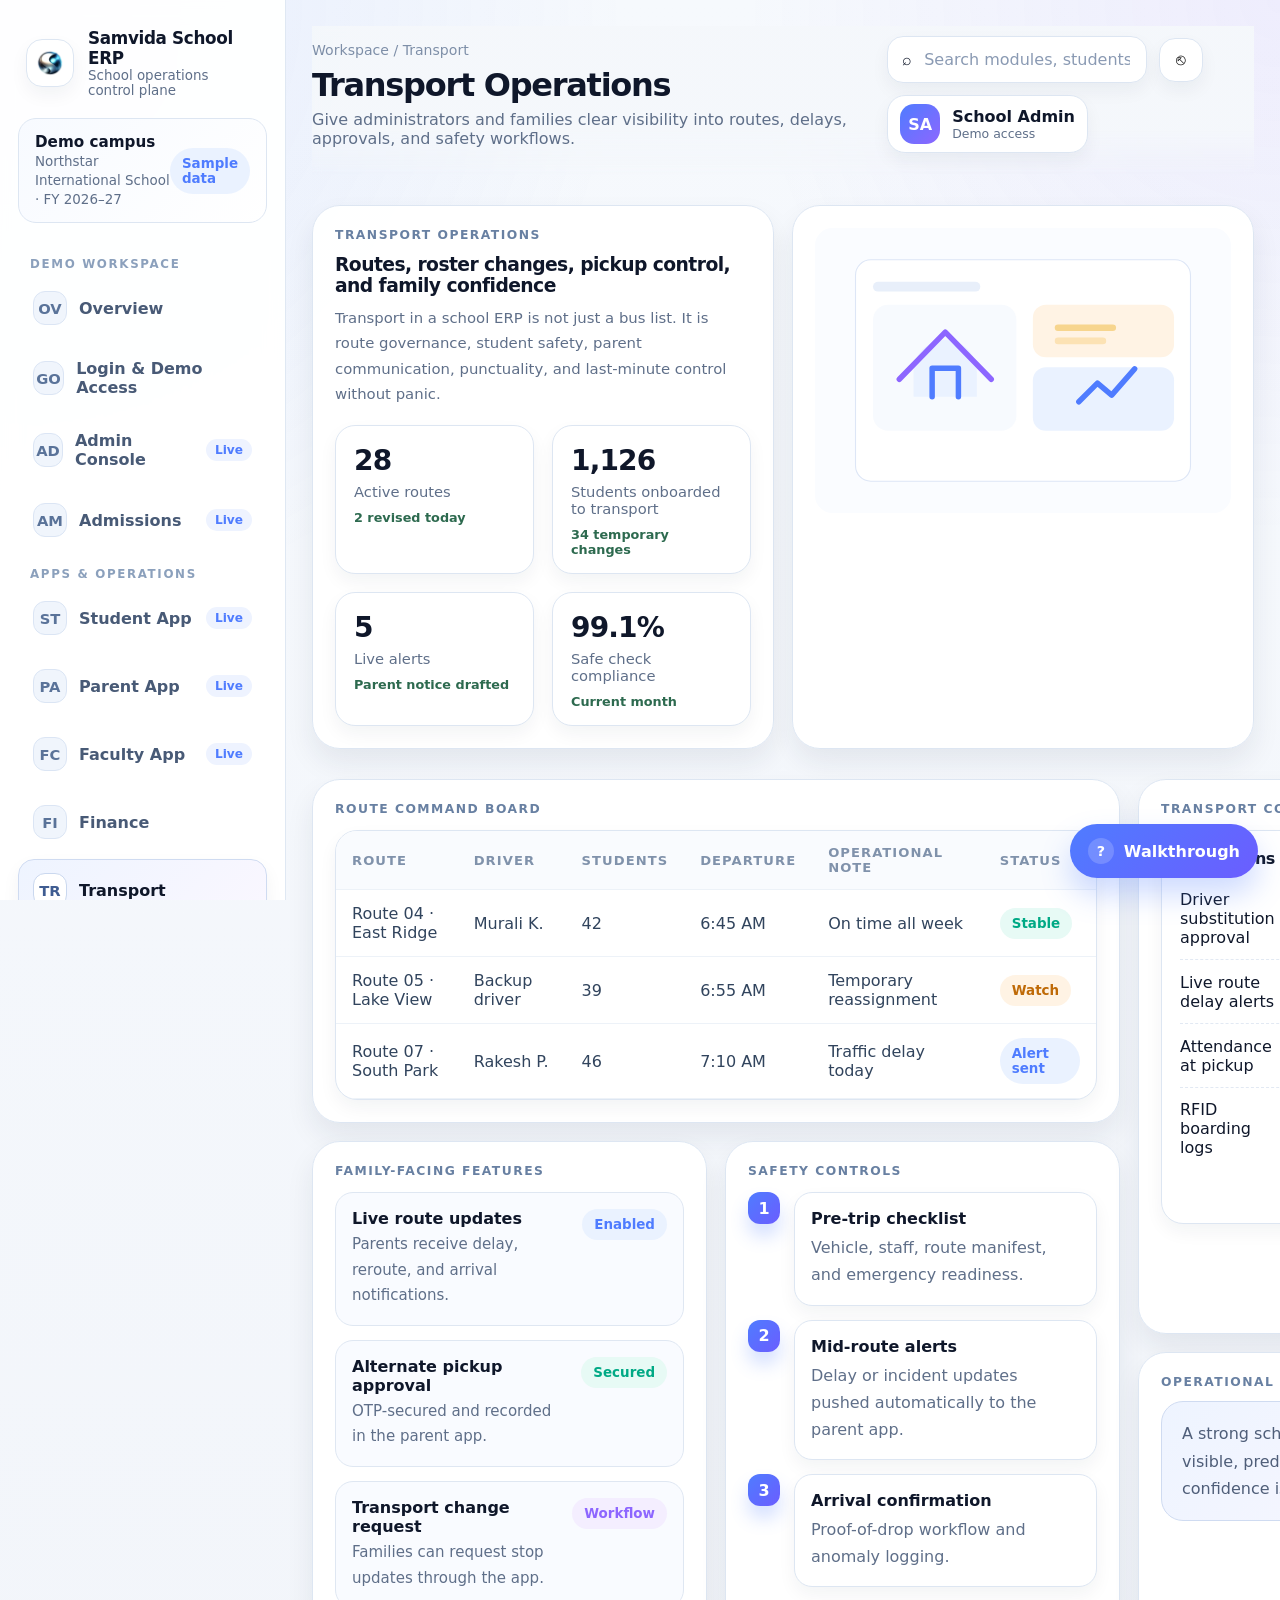
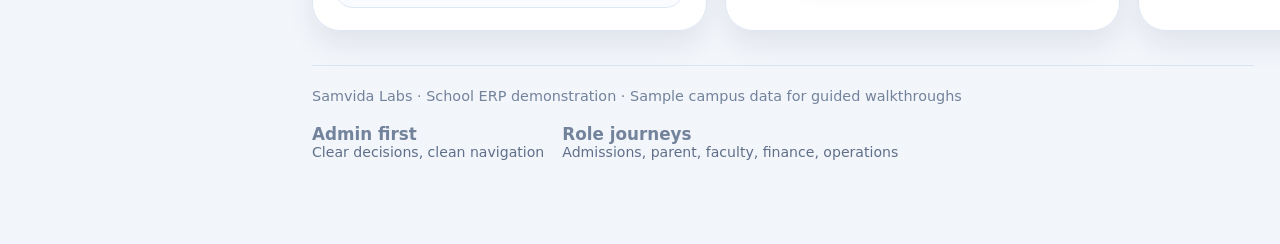
<file: mgmt-erp/transport/index.html>
<!DOCTYPE html>

<html lang="en">
<head>
<meta charset="utf-8"/>
<meta content="width=device-width,initial-scale=1" name="viewport"/>
<title>Transport Operations · Samvida School ERP Cloud</title>
<meta content="Elegant school ERP demonstration for admissions, academics, parent engagement, finance, transport, and operations." name="description"/>
<link href="../assets/img/samvida-logo.png" rel="icon"/>
<link href="../assets/css/styles.css" rel="stylesheet"/>
</head>
<body data-demo-experience="school-erp">
<div class="admin-shell">
<aside class="sidebar">
<a class="brand-lockup" href="../index.html">
<img alt="Samvida Labs logo" src="../assets/img/samvida-logo.png"/>
<div>
<div class="brand-title">Samvida School ERP</div>
<div class="brand-subtitle">School operations control plane</div>
</div>
</a>
<div class="workspace-switcher">
<div>
<strong>Demo campus</strong>
<span>Northstar International School · FY 2026–27</span>
</div>
<span class="status blue" data-tooltip="Sample campus records are preloaded for guided walkthroughs.">Sample data</span>
</div>
<div class="nav-label">Demo workspace</div><div class="nav-group"><a class="nav-link" data-nav-path="/index.html" href="../index.html">
<span style="display:flex;align-items:center;gap:12px"><span class="nav-icon">OV</span><span>Overview</span></span>
</a><a class="nav-link" data-nav-path="/login/" href="../login/">
<span style="display:flex;align-items:center;gap:12px"><span class="nav-icon">GO</span><span>Login &amp; Demo Access</span></span>
</a><a class="nav-link" data-nav-path="/console/" href="../console/">
<span style="display:flex;align-items:center;gap:12px"><span class="nav-icon">AD</span><span>Admin Console</span></span>
<span class="nav-badge">Live</span>
</a><a class="nav-link" data-nav-path="/admissions/" href="../admissions/">
<span style="display:flex;align-items:center;gap:12px"><span class="nav-icon">AM</span><span>Admissions</span></span>
<span class="nav-badge">Live</span>
</a></div><div class="nav-label">Apps &amp; operations</div><div class="nav-group"><a class="nav-link" data-nav-path="/students/" href="../students/">
<span style="display:flex;align-items:center;gap:12px"><span class="nav-icon">ST</span><span>Student App</span></span>
<span class="nav-badge">Live</span>
</a><a class="nav-link" data-nav-path="/parents/" href="../parents/">
<span style="display:flex;align-items:center;gap:12px"><span class="nav-icon">PA</span><span>Parent App</span></span>
<span class="nav-badge">Live</span>
</a><a class="nav-link" data-nav-path="/faculty/" href="../faculty/">
<span style="display:flex;align-items:center;gap:12px"><span class="nav-icon">FC</span><span>Faculty App</span></span>
<span class="nav-badge">Live</span>
</a><a class="nav-link" data-nav-path="/finance/" href="../finance/">
<span style="display:flex;align-items:center;gap:12px"><span class="nav-icon">FI</span><span>Finance</span></span>
</a><a class="nav-link" data-nav-path="/transport/" href="../transport/">
<span style="display:flex;align-items:center;gap:12px"><span class="nav-icon">TR</span><span>Transport</span></span>
</a><a class="nav-link" data-nav-path="/communications/" href="../communications/">
<span style="display:flex;align-items:center;gap:12px"><span class="nav-icon">CM</span><span>Communications</span></span>
</a><a class="nav-link" data-nav-path="/reports/" href="../reports/">
<span style="display:flex;align-items:center;gap:12px"><span class="nav-icon">RP</span><span>Reports</span></span>
</a></div><div class="nav-label">Administration</div><div class="nav-group"><a class="nav-link" data-nav-path="/settings/" href="../settings/">
<span style="display:flex;align-items:center;gap:12px"><span class="nav-icon">CF</span><span>Settings</span></span>
</a><a class="nav-link" data-nav-path="/fault-desk/" href="../fault-desk/">
<span style="display:flex;align-items:center;gap:12px"><span class="nav-icon">FD</span><span>Fault Desk</span></span>
</a><a class="nav-link" data-nav-path="/sitemap/" href="../sitemap/">
<span style="display:flex;align-items:center;gap:12px"><span class="nav-icon">SM</span><span>Sitemap</span></span>
</a></div>
</aside>
<main class="main">
<div class="toolbar">
<div>
<div class="breadcrumbs">Workspace / Transport</div>
<h1>Transport Operations</h1>
<p>Give administrators and families clear visibility into routes, delays, approvals, and safety workflows.</p>
</div>
<div class="toolbar-actions">
<div class="search">
<span>⌕</span>
<input placeholder="Search modules, students, routes, settings…" type="text"/>
</div>
<button aria-label="Notifications" class="icon-btn">⎋</button>
<div class="user-chip">
<div class="avatar">SA</div>
<div>
<strong>School Admin</strong>
<div class="xsmall muted">Demo access</div>
</div>
</div>
</div>
</div>
<section class="section cards-2">
<div class="card">
<div class="eyebrow">Transport operations</div>
<h3>Routes, roster changes, pickup control, and family confidence</h3>
<p class="note">Transport in a school ERP is not just a bus list. It is route governance, student safety, parent communication, punctuality, and last-minute control without panic.</p>
<div class="cards-2" style="margin-top:18px">
<div class="metric"><div class="value">28</div><div class="label">Active routes</div><div class="delta">2 revised today</div></div>
<div class="metric"><div class="value">1,126</div><div class="label">Students onboarded to transport</div><div class="delta">34 temporary changes</div></div>
<div class="metric"><div class="value">5</div><div class="label">Live alerts</div><div class="delta">Parent notice drafted</div></div>
<div class="metric"><div class="value">99.1%</div><div class="label">Safe check compliance</div><div class="delta">Current month</div></div>
</div>
</div>
<div class="card">
<img alt="Transport and route illustration" src="../assets/img/facility-ops.svg"/>
</div>
</section>
<section class="section layout-grid">
<div class="stack">
<div class="card">
<div class="eyebrow">Route command board</div>
<div class="table-wrap" style="margin-top:14px">
<table class="table">
<thead><tr><th>Route</th><th>Driver</th><th>Students</th><th>Departure</th><th>Operational note</th><th>Status</th></tr></thead>
<tbody>
<tr><td>Route 04 · East Ridge</td><td>Murali K.</td><td>42</td><td>6:45 AM</td><td>On time all week</td><td><span class="status green">Stable</span></td></tr>
<tr><td>Route 05 · Lake View</td><td>Backup driver</td><td>39</td><td>6:55 AM</td><td>Temporary reassignment</td><td><span class="status amber">Watch</span></td></tr>
<tr><td>Route 07 · South Park</td><td>Rakesh P.</td><td>46</td><td>7:10 AM</td><td>Traffic delay today</td><td><span class="status blue">Alert sent</span></td></tr>
</tbody>
</table>
</div>
</div>
<div class="cards-2">
<div class="card">
<div class="eyebrow">Family-facing features</div>
<div class="list" style="margin-top:14px">
<div class="list-item"><div><strong>Live route updates</strong><p>Parents receive delay, reroute, and arrival notifications.</p></div><span class="status blue">Enabled</span></div>
<div class="list-item"><div><strong>Alternate pickup approval</strong><p>OTP-secured and recorded in the parent app.</p></div><span class="status green">Secured</span></div>
<div class="list-item"><div><strong>Transport change request</strong><p>Families can request stop updates through the app.</p></div><span class="status purple">Workflow</span></div>
</div>
</div>
<div class="card purple">
<div class="eyebrow">Safety controls</div>
<div class="timeline" style="margin-top:14px">
<div class="timeline-step"><div class="pin">1</div><div class="body"><strong>Pre-trip checklist</strong><p>Vehicle, staff, route manifest, and emergency readiness.</p></div></div>
<div class="timeline-step"><div class="pin">2</div><div class="body"><strong>Mid-route alerts</strong><p>Delay or incident updates pushed automatically to the parent app.</p></div></div>
<div class="timeline-step"><div class="pin">3</div><div class="body"><strong>Arrival confirmation</strong><p>Proof-of-drop workflow and anomaly logging.</p></div></div>
</div>
</div>
</div>
</div>
<div class="right-stack">
<div class="card">
<div class="eyebrow">Transport configuration</div>
<div class="config-grid" style="margin-top:14px">
<div class="config-card">
<h4>Operations</h4>
<div class="toggle-row"><span>Driver substitution approval</span><span class="toggle on"></span></div>
<div class="toggle-row"><span>Live route delay alerts</span><span class="toggle on"></span></div>
<div class="toggle-row"><span>Attendance at pickup</span><span class="toggle on"></span></div>
<div class="toggle-row"><span>RFID boarding logs</span><span class="toggle"></span></div>
</div>
<div class="config-card">
<h4>Parent controls</h4>
<div class="toggle-row"><span>Pickup contact list</span><span class="toggle on"></span></div>
<div class="toggle-row"><span>Temporary stop request</span><span class="toggle on"></span></div>
<div class="toggle-row"><span>Geo-visibility preview</span><span class="toggle"></span></div>
<div class="toggle-row"><span>Missed bus rebook</span><span class="toggle"></span></div>
</div>
</div>
</div>
<div class="card">
<div class="eyebrow">Operational note</div>
<div class="callout">A strong school ERP should make transport visible, predictable, and parent-friendly. That confidence is a major product differentiator.</div>
</div>
</div>
</section>
<div class="footer">
<div>Samvida Labs · School ERP demonstration · Sample campus data for guided walkthroughs</div>
<div class="inline-stats">
<div class="inline-stat"><strong>Admin first</strong><span>Clear decisions, clean navigation</span></div>
<div class="inline-stat"><strong>Role journeys</strong><span>Admissions, parent, faculty, finance, operations</span></div>
</div>
</div>
</main>
</div>
<script src="../assets/js/app.js"></script>
</body>
</html>
</file>
<file: mgmt-erp/assets/css/styles.css>
:root{
  --bg: #f4f7fb;
  --panel: rgba(255,255,255,0.94);
  --panel-solid: #ffffff;
  --panel-alt: #f8fbff;
  --text: #0f172a;
  --muted: #5f6f89;
  --line: #dde6f2;
  --line-strong: #cfd9e7;
  --blue: #4f7cff;
  --blue-soft: #eaf2ff;
  --violet: #8d66ff;
  --violet-soft: #f4eeff;
  --teal: #00a985;
  --teal-soft: #e7faf5;
  --amber: #f59e0b;
  --amber-soft: #fff3e4;
  --rose: #f43f5e;
  --rose-soft: #ffe7ee;
  --shadow-lg: 0 24px 56px rgba(23,36,66,0.12);
  --shadow-md: 0 14px 28px rgba(23,36,66,0.08);
  --shadow-sm: 0 8px 18px rgba(23,36,66,0.05);
  --radius-xl: 28px;
  --radius-lg: 22px;
  --radius-md: 16px;
  --radius-sm: 12px;
  --max: 1440px;
  --sidebar: 286px;
}

*{box-sizing:border-box}
html{scroll-behavior:smooth}
body{
  margin:0;
  font-family: Inter, ui-sans-serif, system-ui, -apple-system, BlinkMacSystemFont, "Segoe UI", sans-serif;
  background:
    radial-gradient(circle at top left, rgba(79,124,255,0.10), transparent 28%),
    radial-gradient(circle at top right, rgba(141,102,255,0.08), transparent 24%),
    linear-gradient(180deg, #f6f9fd 0%, #f2f5fa 100%);
  color: var(--text);
  min-height:100vh;
}
a{color:inherit;text-decoration:none}
img{max-width:100%;display:block}
button,input,select,textarea{font:inherit}
button{cursor:pointer}

.demo-badge{
  display:inline-flex;align-items:center;gap:10px;padding:10px 16px;border-radius:999px;
  background:rgba(255,255,255,0.74); border:1px solid rgba(207,217,231,0.8); color:var(--muted);
  box-shadow: var(--shadow-sm); backdrop-filter: blur(8px);
}
.demo-badge .dot{width:10px;height:10px;border-radius:999px;background:linear-gradient(135deg,var(--teal),#55d3b7);box-shadow:0 0 0 6px rgba(0,169,133,0.12)}

.page-wrap{max-width:var(--max);margin:0 auto;padding:32px 26px 80px}
.page-wrap.narrow{max-width:1180px}
.top-nav{
  display:flex; align-items:center; justify-content:space-between; gap:20px; padding:16px 0 28px;
}
.brand-lockup{display:flex;align-items:center;gap:14px}
.brand-lockup img{width:52px;height:52px;object-fit:contain;border-radius:16px;background:white;padding:8px;box-shadow:var(--shadow-sm);border:1px solid var(--line)}
.brand-title{font-size:1.05rem;font-weight:800;letter-spacing:-0.02em}
.brand-subtitle{font-size:0.84rem;color:var(--muted)}
.top-actions{display:flex;align-items:center;gap:12px;flex-wrap:wrap}
.pill-link{
  padding:11px 16px;border-radius:999px;background:rgba(255,255,255,0.84);
  border:1px solid var(--line); color:var(--muted); font-weight:600; transition:all .2s ease;
}
.pill-link:hover{border-color:#bed0ee; color:var(--text); transform:translateY(-1px)}
.cta{
  padding:12px 18px;border-radius:999px;border:none;color:white;font-weight:700;
  background:linear-gradient(135deg,var(--blue),#6a5cff); box-shadow:0 14px 28px rgba(79,124,255,0.26);
}
.cta.alt{background:white;color:var(--text);border:1px solid var(--line);box-shadow:none}
.cta.soft{background:linear-gradient(135deg,#eaf2ff,#f4eeff);color:var(--text);box-shadow:none;border:1px solid #d8e1ef}
.cta:hover{transform:translateY(-1px)}

.hero-grid{display:grid;grid-template-columns:1.1fr .9fr;gap:28px;align-items:stretch}
.hero-card{
  background:linear-gradient(180deg, rgba(255,255,255,0.98), rgba(248,251,255,0.96));
  border:1px solid rgba(221,230,242,0.92); border-radius:36px; box-shadow:var(--shadow-lg); padding:34px;
  position:relative; overflow:hidden;
}
.hero-card::after{
  content:""; position:absolute; inset:auto -80px -80px auto; width:220px; height:220px; border-radius:999px;
  background:radial-gradient(circle, rgba(79,124,255,0.10), transparent 70%);
}
.hero-card h1{font-size:clamp(2.15rem,4vw,4rem); line-height:1.02; margin:16px 0 18px; letter-spacing:-0.045em}
.hero-card p{font-size:1.08rem; line-height:1.72; color:#40506b; max-width:64ch; margin:0 0 22px}
.hero-meta{display:flex; gap:12px; flex-wrap:wrap; margin-bottom:22px}
.tag{display:inline-flex; align-items:center; gap:9px; padding:10px 14px; border-radius:999px; background:#f8fbff; border:1px solid #dde6f4; color:#47617d; font-weight:600}
.tag::before{content:"";width:8px;height:8px;border-radius:999px;background:linear-gradient(135deg,var(--blue),var(--violet))}
.hero-stats{display:grid; grid-template-columns:repeat(3,1fr); gap:14px; margin-top:24px}
.metric{
  background:white; border:1px solid var(--line); border-radius:20px; padding:18px 18px 16px; box-shadow:var(--shadow-sm)
}
.metric .value{font-size:1.75rem;font-weight:800;letter-spacing:-0.03em}
.metric .label{font-size:0.92rem;color:var(--muted); margin-top:6px}
.metric .delta{font-size:0.8rem; color:#2d6a4f; margin-top:10px; font-weight:700}

.illustration-card{
  background:linear-gradient(180deg, rgba(255,255,255,0.98), rgba(248,251,255,0.96));
  border:1px solid rgba(221,230,242,0.92); border-radius:36px; box-shadow:var(--shadow-lg); padding:24px;
  display:flex; flex-direction:column; gap:18px;
}
.soft-note{
  padding:16px 18px; border-radius:20px; background:linear-gradient(135deg,#f8fbff,#ffffff);
  border:1px solid var(--line); color:#4d5f7c; line-height:1.65;
}

.section{margin-top:30px}
.section-title-row{display:flex;align-items:end;justify-content:space-between;gap:20px;margin-bottom:16px;flex-wrap:wrap}
.section-title{font-size:1.55rem;font-weight:800;letter-spacing:-0.03em;margin:0}
.section-copy{max-width:62ch;color:var(--muted);line-height:1.7}

.cards-3{display:grid;grid-template-columns:repeat(3,1fr);gap:18px}
.cards-4{display:grid;grid-template-columns:repeat(4,1fr);gap:18px}
.cards-2{display:grid;grid-template-columns:repeat(2,1fr);gap:18px}
.stack{display:grid;gap:18px}
.card{
  background:var(--panel); border:1px solid var(--line); border-radius:var(--radius-xl); box-shadow:var(--shadow-md); padding:22px; position:relative;
}
.card.flat{box-shadow:none}
.card h3,.card h4{margin:0 0 10px; letter-spacing:-0.03em}
.card p{margin:0; color:var(--muted); line-height:1.7}
.card .eyebrow{font-size:.77rem;text-transform:uppercase;letter-spacing:.12em;font-weight:800;color:#6880a2;margin-bottom:12px}
.card .row{display:flex;justify-content:space-between;gap:14px;align-items:center}
.card .icon-chip{
  width:46px;height:46px;border-radius:16px;display:grid;place-items:center;font-weight:800;color:white;
  background:linear-gradient(135deg,var(--blue),#6b5dff); box-shadow: 0 12px 20px rgba(79,124,255,.22);
}
.card.purple .icon-chip{background:linear-gradient(135deg,var(--violet),#6850ff)}
.card.green .icon-chip{background:linear-gradient(135deg,var(--teal),#23c0a0)}
.card.amber .icon-chip{background:linear-gradient(135deg,var(--amber),#f97316)}

.kpi-grid{display:grid;grid-template-columns:repeat(4,1fr);gap:16px}
.kpi-card{
  background:white;border:1px solid var(--line);border-radius:22px;padding:18px;box-shadow:var(--shadow-sm)
}
.kpi-card strong{display:block;font-size:1.65rem;letter-spacing:-0.03em}
.kpi-card span{display:block;color:var(--muted);margin-top:8px}
.mini-progress{margin-top:12px;height:8px;background:#edf3fa;border-radius:999px;overflow:hidden}
.mini-progress b{display:block;height:100%;border-radius:999px;background:linear-gradient(135deg,var(--blue),#7a6bff)}

.problem-solution{
  display:grid;grid-template-columns:repeat(2,1fr);gap:18px
}
.problem{
  display:flex; gap:14px; align-items:flex-start; background:white; border:1px solid var(--line); border-radius:22px; padding:18px; box-shadow:var(--shadow-sm)
}
.problem .problem-icon{
  min-width:42px; height:42px; border-radius:14px; display:grid; place-items:center; background:#fff1f4; color:var(--rose); font-weight:900
}
.problem .solution-icon{
  min-width:42px;height:42px;border-radius:14px;display:grid;place-items:center;background:var(--blue-soft);color:var(--blue);font-weight:900
}
.problem b{display:block;margin-bottom:6px;font-size:1rem;letter-spacing:-0.02em}
.problem p{margin:0;color:var(--muted);line-height:1.65}

.admin-shell{
  display:grid; grid-template-columns: var(--sidebar) minmax(0,1fr); min-height:100vh;
}
.sidebar{
  position:sticky; top:0; align-self:start; height:100vh; padding:22px 18px; background:rgba(255,255,255,0.94); border-right:1px solid rgba(221,230,242,0.92); backdrop-filter:blur(10px);
  overflow:auto;
}
.sidebar .brand-lockup{padding:6px 8px 20px}
.sidebar .brand-lockup img{width:48px;height:48px}
.workspace-switcher{
  display:flex; align-items:center; justify-content:space-between; padding:14px 16px; border-radius:18px; background:linear-gradient(135deg,#f7faff,#ffffff); border:1px solid var(--line); margin-bottom:18px;
}
.workspace-switcher strong{display:block;font-size:.95rem}
.workspace-switcher span{font-size:.84rem;color:var(--muted)}
.nav-group{display:grid;gap:6px}
.nav-label{
  font-size:0.74rem; text-transform:uppercase; letter-spacing:.14em; font-weight:800; color:#8ba0bc;
  padding:16px 12px 6px;
}
.nav-link{
  display:flex; align-items:center; justify-content:space-between; gap:14px;
  padding:13px 14px; border-radius:16px; color:#485a76; font-weight:600; border:1px solid transparent; transition:all .2s ease;
}
.nav-link:hover{background:#f8fbff; border-color:#dfe7f4; color:var(--text)}
.nav-link.active{background:linear-gradient(135deg,#eef4ff,#faf7ff); border-color:#cfdbf1; color:var(--text); box-shadow:var(--shadow-sm)}
.nav-link .nav-icon{
  width:34px;height:34px;border-radius:12px;display:grid;place-items:center;background:#f0f5fc;border:1px solid #dbe5f4;font-size:.92rem;font-weight:800;color:#5a7399
}
.nav-link.active .nav-icon{background:white;border-color:#cad8ef;color:#3f5c91}
.nav-link .nav-badge{font-size:.76rem;padding:4px 9px;border-radius:999px;background:#eef3ff;color:#4f7cff;font-weight:800}

.main{
  padding:26px 26px 72px;
}
.toolbar{
  position:sticky;top:0;z-index:10;display:flex;justify-content:space-between;gap:18px;align-items:center; padding:10px 0 22px; background:linear-gradient(180deg, rgba(244,247,251,.95) 70%, rgba(244,247,251,0));
  backdrop-filter:blur(4px);
}
.toolbar h1{margin:0;font-size:2rem;letter-spacing:-0.04em}
.toolbar p{margin:6px 0 0;color:var(--muted)}
.toolbar-actions{display:flex;align-items:center;gap:12px;flex-wrap:wrap}
.search{
  display:flex;align-items:center;gap:10px;padding:12px 14px;border-radius:16px;background:white;border:1px solid var(--line);min-width:260px;box-shadow:var(--shadow-sm)
}
.search input{border:none;outline:none;background:transparent;width:100%;color:var(--text)}
.icon-btn{
  width:44px;height:44px;border-radius:16px;border:1px solid var(--line);background:white;display:grid;place-items:center;box-shadow:var(--shadow-sm)
}
.user-chip{
  display:flex;align-items:center;gap:12px;padding:8px 12px;border-radius:18px;border:1px solid var(--line);background:white;box-shadow:var(--shadow-sm)
}
.avatar{
  width:40px;height:40px;border-radius:14px;display:grid;place-items:center;font-weight:800;color:white;background:linear-gradient(135deg,var(--blue),#8d66ff)
}
.breadcrumbs{font-size:.88rem;color:#7e8fa8;margin-bottom:8px}
.breadcrumbs a{color:#5a7399}
.layout-grid{display:grid;grid-template-columns:1.35fr .95fr;gap:18px}
.right-stack{display:grid;gap:18px}
.stat-strip{display:grid;grid-template-columns:repeat(4,1fr);gap:14px}

.status{
  display:inline-flex;align-items:center;gap:8px;padding:8px 12px;border-radius:999px;font-size:.84rem;font-weight:700
}
.status.blue{background:var(--blue-soft);color:var(--blue)}
.status.green{background:var(--teal-soft);color:var(--teal)}
.status.amber{background:var(--amber-soft);color:#bf6a07}
.status.purple{background:var(--violet-soft);color:var(--violet)}
.status.rose{background:var(--rose-soft);color:var(--rose)}

.list{display:grid;gap:14px}
.list-item{
  display:flex;align-items:flex-start;justify-content:space-between;gap:16px;padding:16px;border-radius:18px;background:#f9fbff;border:1px solid #dfe7f2
}
.list-item.compact{padding:13px 14px}
.list-item strong{display:block;margin-bottom:4px}
.list-item p{margin:0;color:var(--muted);font-size:.94rem}
.muted{color:var(--muted)}
.note{font-size:.93rem;color:var(--muted)}
.small{font-size:.86rem}
.xsmall{font-size:.78rem}

.table-wrap{overflow:auto;border-radius:22px;border:1px solid var(--line);box-shadow:var(--shadow-sm);background:white}
.table{width:100%;border-collapse:collapse;min-width:760px}
.table th,.table td{padding:14px 16px;border-bottom:1px solid #edf2f8;text-align:left}
.table th{font-size:.82rem;text-transform:uppercase;letter-spacing:.08em;color:#8092ab;background:#f9fbfe}
.table tbody tr:hover{background:#fbfdff}
.table td{color:#31445d}

.timeline{display:grid;gap:14px}
.timeline-step{
  display:grid;grid-template-columns:32px 1fr;gap:14px;align-items:flex-start
}
.timeline-step .pin{
  width:32px;height:32px;border-radius:12px;display:grid;place-items:center;background:linear-gradient(135deg,var(--blue),#6b5dff);color:white;font-weight:900;box-shadow:0 12px 18px rgba(79,124,255,.24)
}
.timeline-step .body{
  border:1px solid var(--line);border-radius:18px;background:white;padding:16px;box-shadow:var(--shadow-sm)
}
.timeline-step .body strong{display:block;margin-bottom:6px}
.timeline-step .body p{margin:0;color:var(--muted)}

.kanban{display:grid;grid-template-columns:repeat(4,1fr);gap:16px}
.kanban-col{
  background:#f9fbfe;border:1px solid var(--line);border-radius:22px;padding:14px;box-shadow:var(--shadow-sm)
}
.kanban-col h4{margin:4px 0 14px;font-size:.98rem}
.kanban-card{
  padding:14px;border-radius:16px;background:white;border:1px solid var(--line);box-shadow:var(--shadow-sm);display:grid;gap:9px;margin-bottom:10px
}
.kanban-card:last-child{margin-bottom:0}

.app-preview{
  display:grid;grid-template-columns:.75fr 1.25fr;gap:18px;align-items:center
}
.mobile-frame{
  background:linear-gradient(180deg,#0f172a,#1e293b);padding:18px;border-radius:42px;box-shadow:var(--shadow-lg);max-width:320px;margin:0 auto
}
.mobile-screen{background:#fff;border-radius:28px;padding:14px;min-height:580px}
.mobile-screen .screen-card{background:#f8fbff;border:1px solid var(--line);border-radius:20px;padding:16px;margin-bottom:12px}
.mobile-screen .screen-card:last-child{margin-bottom:0}
.mobile-header{display:flex;align-items:center;justify-content:space-between;margin-bottom:12px}
.app-grid{display:grid;grid-template-columns:repeat(2,1fr);gap:12px}
.app-tile{
  background:white;border:1px solid var(--line);border-radius:18px;padding:14px;box-shadow:var(--shadow-sm)
}
.app-tile strong{display:block;margin-bottom:6px}
.app-tile p{font-size:.9rem;color:var(--muted);line-height:1.5}

.tabs{display:flex;gap:10px;flex-wrap:wrap}
.tab-btn{
  padding:10px 14px;border-radius:999px;border:1px solid var(--line);background:white;font-weight:700;color:#51627e
}
.tab-btn.active{background:linear-gradient(135deg,#eef4ff,#faf7ff);color:var(--text);border-color:#cad7ef}
.tab-panel{display:none;margin-top:18px}
.tab-panel.active{display:block}

.config-grid{display:grid;grid-template-columns:repeat(2,1fr);gap:16px}
.config-card{
  padding:18px;border-radius:22px;background:white;border:1px solid var(--line);box-shadow:var(--shadow-sm)
}
.toggle-row{display:flex;justify-content:space-between;align-items:center;padding:12px 0;border-bottom:1px dashed #e2e9f3}
.toggle-row:last-child{border-bottom:none}
.toggle{
  width:52px;height:30px;border-radius:999px;background:#d7e1ef;position:relative
}
.toggle::after{
  content:"";width:24px;height:24px;border-radius:999px;background:white;position:absolute;top:3px;left:3px;box-shadow:0 2px 4px rgba(0,0,0,.12)
}
.toggle.on{background:linear-gradient(135deg,var(--blue),#6b5dff)}
.toggle.on::after{left:25px}

.chart-bars{display:grid;grid-template-columns:repeat(7,1fr);gap:12px;align-items:end;height:210px}
.chart-bars .bar{
  border-radius:18px 18px 8px 8px;background:linear-gradient(180deg,#6f97ff,#4f7cff);position:relative;box-shadow:0 12px 18px rgba(79,124,255,.18)
}
.chart-bars .bar::after{
  content:attr(data-label); position:absolute; left:50%; transform:translateX(-50%); bottom:-30px; font-size:.82rem; color:#7386a2
}
.chart-legend{display:flex;gap:12px;flex-wrap:wrap;margin-top:22px}
.chart-legend span{display:inline-flex;align-items:center;gap:8px;color:var(--muted)}
.chart-legend i{width:12px;height:12px;border-radius:4px;display:inline-block;background:linear-gradient(180deg,#6f97ff,#4f7cff)}

.ring{
  width:142px;height:142px;border-radius:999px;background:
    radial-gradient(circle closest-side, white 72%, transparent 73% 100%),
    conic-gradient(var(--blue) 0 78%, #eaf0f8 78% 100%);
  display:grid;place-items:center;margin:0 auto
}
.ring .inner{font-size:1.65rem;font-weight:800;letter-spacing:-0.03em}
.divider{height:1px;background:#e3eaf4;margin:18px 0}
.callout{
  border-radius:22px;background:linear-gradient(135deg,#eef4ff,#faf7ff);border:1px solid #cfdbf1;padding:18px 20px;line-height:1.7;color:#4f5e79
}
.mosaic{
  display:grid;grid-template-columns:2fr 1fr;gap:18px
}
.mosaic .stack{gap:18px}
.badge-row{display:flex;gap:10px;flex-wrap:wrap}
.simple-list{margin:0;padding-left:18px;color:var(--muted);line-height:1.8}
.feature-list{display:grid;gap:10px;margin-top:14px}
.feature-list .feature{display:flex;gap:10px;align-items:flex-start}
.feature .tick{
  width:24px;height:24px;border-radius:8px;background:var(--blue-soft);color:var(--blue);display:grid;place-items:center;font-weight:900;flex:0 0 auto
}
.inline-stats{display:flex;gap:18px;flex-wrap:wrap}
.inline-stat strong{display:block;font-size:1.05rem}
.inline-stat span{display:block;color:var(--muted);font-size:.88rem}

.footer{
  margin-top:34px;padding:20px 0 12px;color:#73839c;font-size:.9rem;display:flex;justify-content:space-between;gap:20px;flex-wrap:wrap
}
.sitemap-links{display:grid;grid-template-columns:repeat(3,1fr);gap:16px}
.sitemap-links .group{background:white;border:1px solid var(--line);border-radius:20px;padding:18px;box-shadow:var(--shadow-sm)}
.sitemap-links ul{margin:12px 0 0;padding-left:18px;color:var(--muted);line-height:1.8}

.login-layout{
  min-height:100vh; display:grid; grid-template-columns:1.05fr .95fr;
}
.login-side{
  padding:42px; display:flex; flex-direction:column; justify-content:space-between;
}
.login-panel{
  min-height:100vh; padding:42px; display:flex; align-items:center; justify-content:center;
}
.login-card{
  width:min(540px, 100%); background:rgba(255,255,255,0.96); border:1px solid var(--line); border-radius:34px; box-shadow:var(--shadow-lg); padding:32px;
}
.input{
  width:100%; padding:14px 16px; border-radius:16px; border:1px solid var(--line); background:#fbfdff; color:var(--text); outline:none;
}
.form-grid{display:grid;gap:14px}
.role-grid{display:grid;grid-template-columns:repeat(2,1fr);gap:14px}
.role-card{
  border:1px solid var(--line); background:#f9fbff; border-radius:20px; padding:18px; cursor:pointer; transition:all .2s ease
}
.role-card:hover,.role-card.selected{border-color:#bfd0ee; background:white; transform:translateY(-1px); box-shadow:var(--shadow-sm)}
.role-card strong{display:block;margin-bottom:6px}
.credentials{
  border:1px dashed #cad8ed; border-radius:22px; padding:16px; background:#fbfdff; margin-top:18px
}
.credentials code{display:block;margin-top:6px;color:#395279;font-weight:700}
.flow-grid{display:grid;grid-template-columns:repeat(3,1fr);gap:16px}
.flow-card{background:white;border:1px solid var(--line);border-radius:20px;padding:18px;box-shadow:var(--shadow-sm)}
.flow-card strong{display:block;margin-bottom:10px}

.notice{
  padding:13px 15px; border-radius:16px; background:#fff9ee; border:1px solid #ffe0ac; color:#965b00
}
.success{
  padding:13px 15px; border-radius:16px; background:#effcf8; border:1px solid #bae8d9; color:#0a7158
}
.chips{display:flex; gap:10px; flex-wrap:wrap}
.chip{
  padding:8px 12px; border-radius:999px; border:1px solid var(--line); background:white; color:#5c6f8d; font-weight:700; font-size:.85rem
}
.mono{font-family: ui-monospace, SFMono-Regular, Menlo, Consolas, monospace}
.mobile-only{display:none}
.desktop-only{display:block}

@media (max-width: 1200px){
  .hero-grid,.mosaic,.layout-grid,.cards-4,.cards-3,.cards-2,.kpi-grid,.problem-solution,.config-grid,.kanban,.app-preview,.sitemap-links,.flow-grid{grid-template-columns:1fr 1fr}
  .hero-stats,.stat-strip{grid-template-columns:repeat(2,1fr)}
  .admin-shell{grid-template-columns:90px 1fr}
  .sidebar .brand-title,.sidebar .brand-subtitle,.sidebar .workspace-switcher span,.sidebar .nav-label,.sidebar .nav-link span,.sidebar .nav-badge{display:none}
  .sidebar .brand-lockup{justify-content:center}
  .workspace-switcher{padding:12px;justify-content:center}
  .nav-link{justify-content:center;padding:12px}
}
@media (max-width: 900px){
  .hero-grid,.mosaic,.layout-grid,.app-preview,.sitemap-links,.flow-grid,.cards-4,.cards-3,.cards-2,.kpi-grid,.problem-solution,.config-grid,.kanban,.login-layout{grid-template-columns:1fr}
  .hero-stats,.stat-strip{grid-template-columns:1fr 1fr}
  .admin-shell{grid-template-columns:1fr}
  .sidebar{position:relative;height:auto;border-right:none;border-bottom:1px solid var(--line)}
  .main{padding:20px}
  .toolbar{position:relative}
  .top-nav{padding-bottom:20px}
  .login-side,.login-panel{padding:28px}
}
@media (max-width: 640px){
  .page-wrap{padding:22px 18px 64px}
  .hero-card,.illustration-card,.login-card,.card{padding:20px}
  .hero-card h1{font-size:2.1rem}
  .toolbar h1{font-size:1.7rem}
  .search{min-width:0;width:100%}
  .toolbar,.top-nav,.footer,.section-title-row,.toolbar-actions{align-items:flex-start}
  .role-grid,.hero-stats,.stat-strip{grid-template-columns:1fr}
  .mobile-only{display:block}
  .desktop-only{display:none}
}

/* Release 14 polish */
.toggle-row{gap:18px;min-height:64px}
.toggle-copy{display:grid;gap:4px;max-width:calc(100% - 76px)}
.toggle-copy strong{font-size:.98rem;letter-spacing:-0.02em;color:var(--text)}
.toggle-copy small{color:var(--muted);line-height:1.5}
.toggle{display:inline-flex;flex:0 0 52px;width:52px;height:30px;cursor:pointer;transition:background .2s ease, box-shadow .2s ease, transform .2s ease;box-shadow:inset 0 0 0 1px rgba(120,139,171,.12)}
.toggle:hover{transform:translateY(-1px);box-shadow:0 8px 16px rgba(79,124,255,.16)}
.toggle::after{transition:left .18s ease, transform .18s ease, box-shadow .18s ease}
.toggle:not(.on){background:#d7e1ef}
.toggle.on::after{box-shadow:0 6px 12px rgba(79,124,255,.18)}
.help-dot{width:32px;height:32px;border-radius:999px;border:1px solid #cfdaec;background:#f8fbff;color:#5e7396;font-weight:800;display:grid;place-items:center;cursor:pointer;flex:0 0 auto;transition:all .2s ease}
.help-dot:hover{background:white;border-color:#b8c9e5;color:var(--text);box-shadow:var(--shadow-sm)}
[data-tooltip]{position:relative}
.tooltip-bubble{position:fixed;max-width:280px;padding:12px 14px;border-radius:14px;background:#172236;color:#f7fbff;font-size:.86rem;line-height:1.5;box-shadow:0 16px 28px rgba(16,24,40,.24);z-index:1200;pointer-events:none;opacity:0;transform:translateY(4px);transition:opacity .15s ease, transform .15s ease}
.tooltip-bubble.visible{opacity:1;transform:translateY(0)}
.demo-guide-btn{position:fixed;right:22px;bottom:22px;z-index:1100;border:none;border-radius:999px;padding:14px 18px;background:linear-gradient(135deg,var(--blue),#6b5dff);color:white;font-weight:800;box-shadow:0 16px 30px rgba(79,124,255,.28);cursor:pointer;display:flex;align-items:center;gap:10px}
.demo-guide-btn span{width:26px;height:26px;border-radius:999px;background:rgba(255,255,255,.18);display:grid;place-items:center;font-size:.9rem}
.demo-guide-panel{position:fixed;right:22px;bottom:82px;width:min(380px,calc(100vw - 28px));max-height:min(72vh,760px);overflow:auto;z-index:1101;background:rgba(255,255,255,.98);border:1px solid #d6e0f0;border-radius:28px;box-shadow:0 24px 48px rgba(15,23,42,.16);padding:22px;display:none}
.demo-guide-panel.open{display:block}
.demo-guide-panel h3{margin:0 0 8px;letter-spacing:-0.03em}
.demo-guide-panel p{margin:0;color:var(--muted);line-height:1.65}
.demo-guide-list{display:grid;gap:12px;margin-top:16px}
.demo-guide-item{padding:14px 16px;border-radius:18px;background:#f8fbff;border:1px solid #dde6f3}
.demo-guide-item strong{display:block;margin-bottom:6px}
.demo-guide-links{display:grid;gap:10px;margin-top:18px}
.demo-guide-links a{display:flex;justify-content:space-between;align-items:center;padding:13px 14px;border-radius:16px;background:white;border:1px solid #dce5f2;color:var(--text);font-weight:700}
.demo-guide-meta{margin-top:16px;padding:14px 16px;border-radius:18px;background:linear-gradient(135deg,#eef4ff,#faf7ff);border:1px solid #cfdbf1;color:#495a76}
.demo-guide-overlay{position:fixed;inset:0;background:rgba(16,24,40,.16);backdrop-filter:blur(1px);z-index:1099;display:none}
.demo-guide-overlay.open{display:block}
.toast-stack{position:fixed;right:22px;bottom:90px;display:grid;gap:10px;z-index:1202}
.toast{min-width:260px;max-width:360px;background:#182336;color:white;border-radius:18px;padding:14px 16px;box-shadow:0 18px 34px rgba(15,23,42,.28);display:grid;gap:4px;opacity:0;transform:translateY(8px);transition:opacity .18s ease, transform .18s ease}
.toast.visible{opacity:1;transform:translateY(0)}
.toast strong{font-size:.92rem}
.toast span{font-size:.84rem;color:#d8e4ff;line-height:1.45}
.config-preview{display:grid;grid-template-columns:1.15fr .95fr;gap:18px;padding:20px;border-radius:26px;background:linear-gradient(135deg,#f8fbff,#ffffff);border:1px solid var(--line);box-shadow:var(--shadow-sm)}
.preview-column{display:grid;align-content:start;gap:12px}
.preview-pill{display:inline-flex;align-items:center;padding:12px 14px;border-radius:16px;background:#ffffff;border:1px solid #dce5f2;color:#5b6f8f;font-weight:700;box-shadow:var(--shadow-sm)}
.preview-pane{background:#f5f8fd;border:1px solid #dce6f3;border-radius:20px;padding:16px;display:grid;gap:14px}
.preview-setting{display:flex;justify-content:space-between;align-items:center;gap:16px;padding:12px 0;border-bottom:1px dashed #d9e3f0}
.preview-setting:last-child{border-bottom:none}
.policy-grid{align-items:start}
.policy-card{height:100%}
.sub-policy-grid{display:grid;grid-template-columns:repeat(2,1fr);gap:16px}
.sub-policy-panel{padding:18px;border-radius:20px;background:#f9fbff;border:1px solid #dfe7f4;box-shadow:var(--shadow-sm)}
.sub-policy-panel h5{margin:0 0 12px;font-size:1.02rem;letter-spacing:-0.02em}
.footer{padding-top:22px;border-top:1px solid #dbe4f1}
.search input::placeholder{color:#8a9ab3}
.search:focus-within{border-color:#b9ccee;box-shadow:0 10px 22px rgba(79,124,255,.12)}
.compact-pair .card{padding:18px}
@media (max-width: 1080px){.config-preview,.sub-policy-grid{grid-template-columns:1fr}.demo-guide-btn{right:16px;bottom:16px}.demo-guide-panel{right:16px;bottom:76px}.toast-stack{right:16px;bottom:84px}}
@media (max-width: 820px){.toggle-row{min-height:auto;align-items:flex-start}.toggle{margin-top:6px}.toggle-copy{max-width:none}.demo-guide-btn{padding:13px 15px}}
</file>
